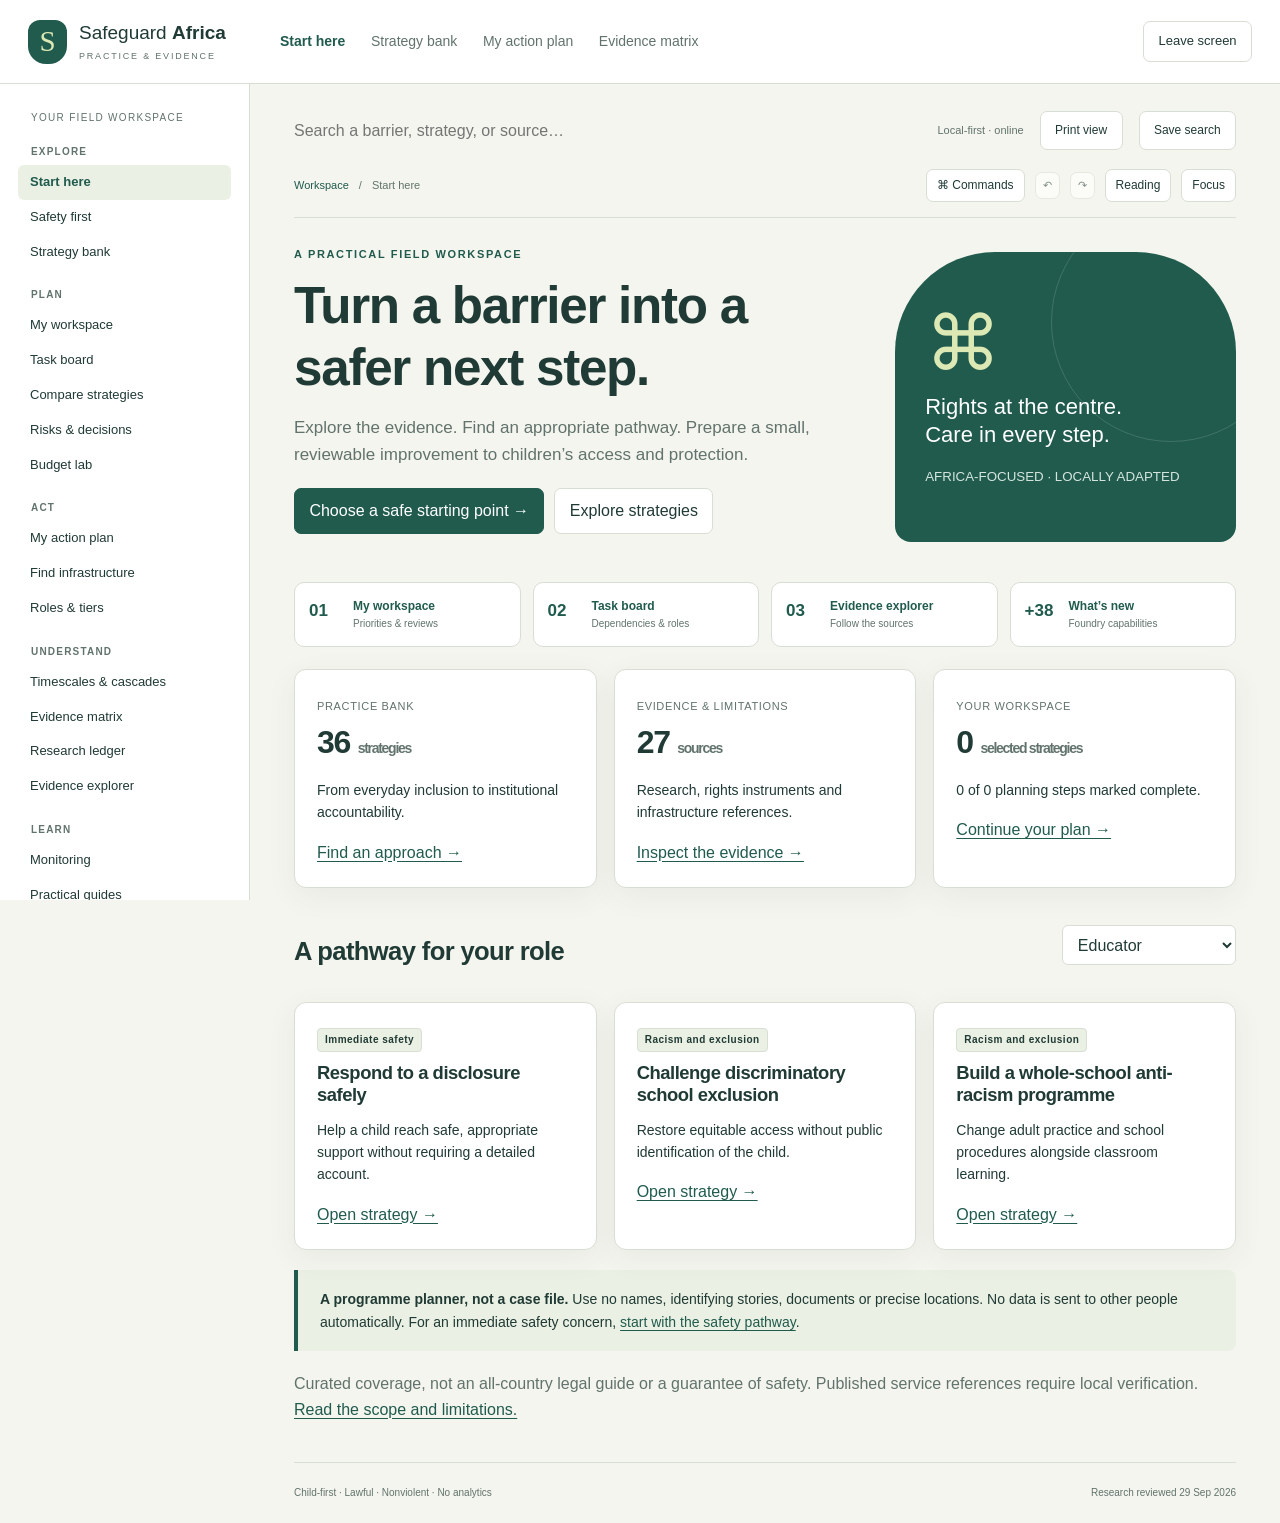
<file: index.html>
<!doctype html>
<html lang="en"><head><meta charset="utf-8"><meta name="viewport" content="width=device-width,initial-scale=1"><meta name="theme-color" content="#173f39"><meta name="description" content="A child-first Africa-focused programme planner, evidence bank and practical safeguarding guide. Offline-capable, no analytics."><meta name="referrer" content="no-referrer"><title>Safeguard Africa · Practice & evidence</title><link rel="icon" href="assets/icon.svg" type="image/svg+xml"><link rel="manifest" href="manifest.webmanifest"><link rel="stylesheet" href="assets/style.css"><script defer src="data/catalog.js"></script><script defer src="modules/workspace-core.js"></script><script defer src="modules/core.js"></script><script defer src="modules/routes.js"></script><script defer src="modules/storage.js"></script><script defer src="modules/optional.js"></script><script defer src="modules/app.js"></script><link rel="stylesheet" href="assets/enhancements.css"><script defer src="modules/enhancements.js"></script></head>
<body><a class="skip" href="#main">Skip to content</a><header class="top"><a href="#home" class="brand"><span class="brandmark" aria-hidden="true">S</span><span>Safeguard <strong>Africa</strong><small>PRACTICE & EVIDENCE</small></span></a><button id="menu" class="mobile" aria-expanded="false" aria-controls="sidebar">Menu</button><nav id="topnav" aria-label="Quick navigation"></nav><button id="exit" title="Replaces this screen; does not erase browser history or saved data">Leave screen</button></header>
<div class="layout"><aside id="sidebar"><div class="aside-caption">YOUR FIELD WORKSPACE</div><nav id="sidenav" aria-label="All sections"></nav><div class="aside-foot"><span class="dot"></span> Core tools work offline<small id="storage-status">Checking local storage…</small></div></aside><div class="workspace"><div class="utility"><label for="search" class="sr-only">Search strategies, evidence, infrastructure and guides</label><input id="search" type="search" placeholder="Search a barrier, strategy, or source…" autocomplete="off"><span id="connection">Local-first</span><button id="print">Print view</button></div><div id="notice" role="status" aria-live="polite"></div><main id="main" tabindex="-1"><h1>Safeguard Africa</h1><p>Loading the local practice bank…</p><p>If this message remains, open <a href="docs/handbook.html">the printable handbook</a> and see <a href="README.md">deployment instructions</a>.</p></main><footer>Child-first · Lawful · Nonviolent · No analytics <span>Research reviewed 29 Sep 2026</span></footer></div></div>
<div id="splash" class="splash" aria-hidden="true"><div><span class="eyebrow">SAFEGUARD AFRICA</span><p>Small steps.<br><strong>Stronger protection.</strong></p><a href="#home">Continue to workspace</a></div></div>
<noscript><style>#splash{display:none}</style><div class="noscript">JavaScript is disabled. Read the full <a href="docs/handbook.html">offline handbook</a>. Interactive planning needs JavaScript.</div></noscript>
<dialog id="modal"><div id="modalbody"></div><form method="dialog"><button>Cancel / close</button></form></dialog>
</body></html>
</file>
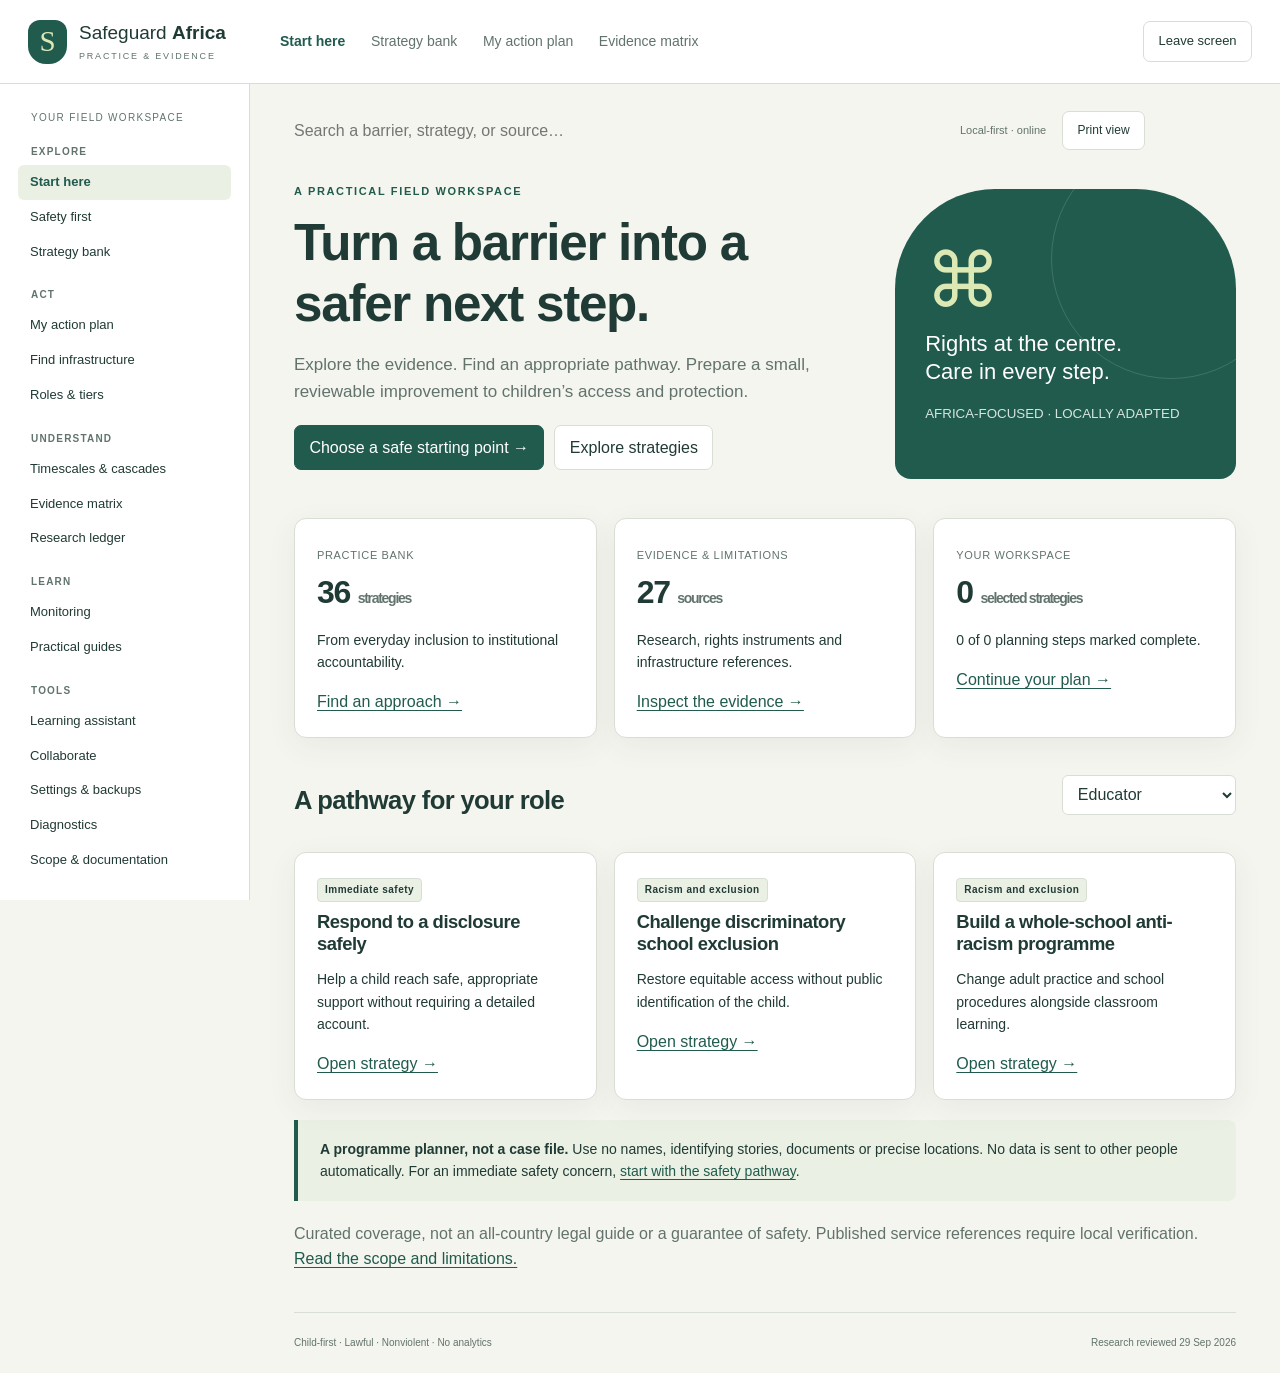
<file: v1/index.html>
<!doctype html>
<html lang="en"><head><meta charset="utf-8"><meta name="viewport" content="width=device-width,initial-scale=1"><meta name="theme-color" content="#173f39"><meta name="description" content="A child-first Africa-focused programme planner, evidence bank and practical safeguarding guide. Offline-capable, no analytics."><meta name="referrer" content="no-referrer"><title>Safeguard Africa · Practice & evidence</title><link rel="icon" href="assets/icon.svg" type="image/svg+xml"><link rel="manifest" href="manifest.webmanifest"><link rel="stylesheet" href="assets/style.css"><script defer src="data/catalog.js"></script><script defer src="modules/core.js"></script><script defer src="modules/routes.js"></script><script defer src="modules/storage.js"></script><script defer src="modules/optional.js"></script><script defer src="modules/app.js"></script></head>
<body><a class="skip" href="#main">Skip to content</a><header class="top"><a href="#home" class="brand"><span class="brandmark" aria-hidden="true">S</span><span>Safeguard <strong>Africa</strong><small>PRACTICE & EVIDENCE</small></span></a><button id="menu" class="mobile" aria-expanded="false" aria-controls="sidebar">Menu</button><nav id="topnav" aria-label="Quick navigation"></nav><button id="exit" title="Replaces this screen; does not erase browser history or saved data">Leave screen</button></header>
<div class="layout"><aside id="sidebar"><div class="aside-caption">YOUR FIELD WORKSPACE</div><nav id="sidenav" aria-label="All sections"></nav><div class="aside-foot"><span class="dot"></span> Core tools work offline<small id="storage-status">Checking local storage…</small></div></aside><div class="workspace"><div class="utility"><label for="search" class="sr-only">Search strategies, evidence, infrastructure and guides</label><input id="search" type="search" placeholder="Search a barrier, strategy, or source…" autocomplete="off"><span id="connection">Local-first</span><button id="print">Print view</button></div><div id="notice" role="status" aria-live="polite"></div><main id="main" tabindex="-1"><h1>Safeguard Africa</h1><p>Loading the local practice bank…</p><p>If this message remains, open <a href="docs/handbook.html">the printable handbook</a> and see <a href="README.md">deployment instructions</a>.</p></main><footer>Child-first · Lawful · Nonviolent · No analytics <span>Research reviewed 29 Sep 2026</span></footer></div></div>
<div id="splash" class="splash" aria-hidden="true"><div><span class="eyebrow">SAFEGUARD AFRICA</span><p>Small steps.<br><strong>Stronger protection.</strong></p><a href="#home">Continue to workspace</a></div></div>
<noscript><style>#splash{display:none}</style><div class="noscript">JavaScript is disabled. Read the full <a href="docs/handbook.html">offline handbook</a>. Interactive planning needs JavaScript.</div></noscript>
<dialog id="modal"><div id="modalbody"></div><form method="dialog"><button>Cancel / close</button></form></dialog>
</body></html>
</file>
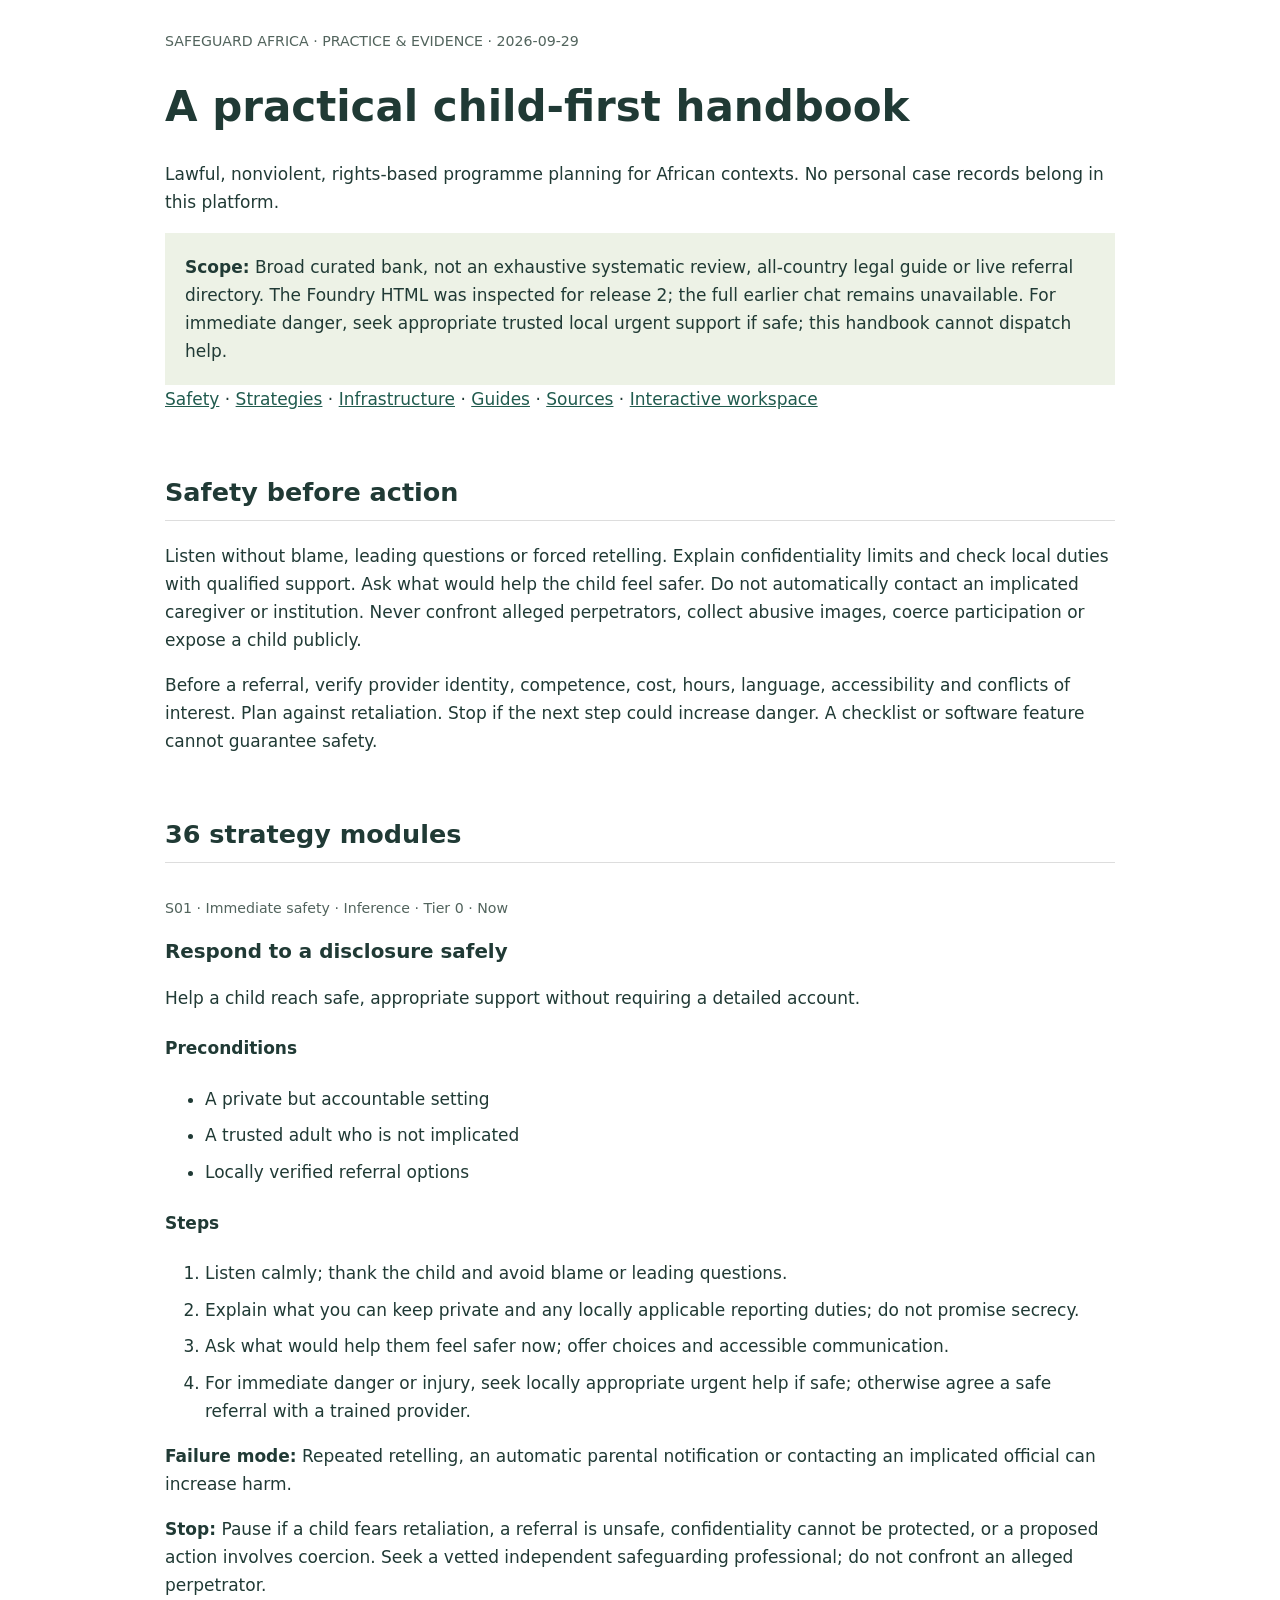
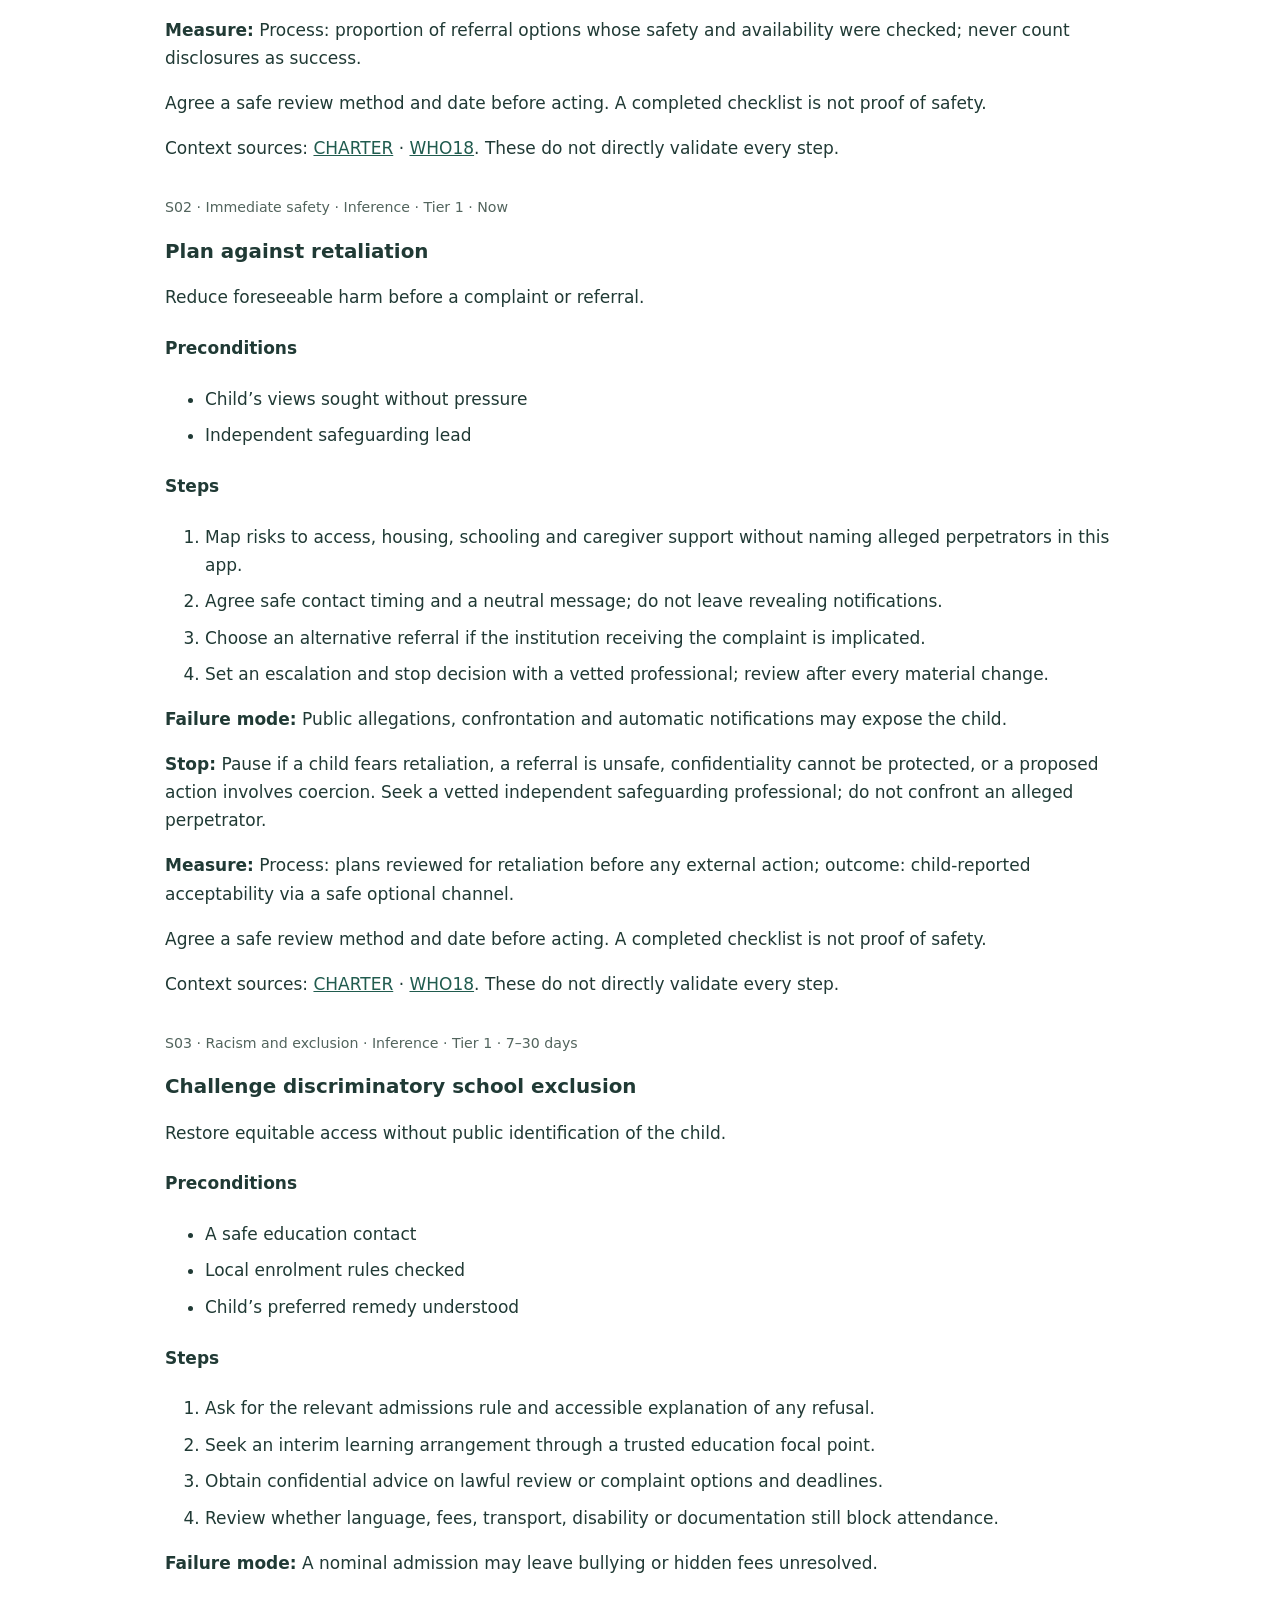
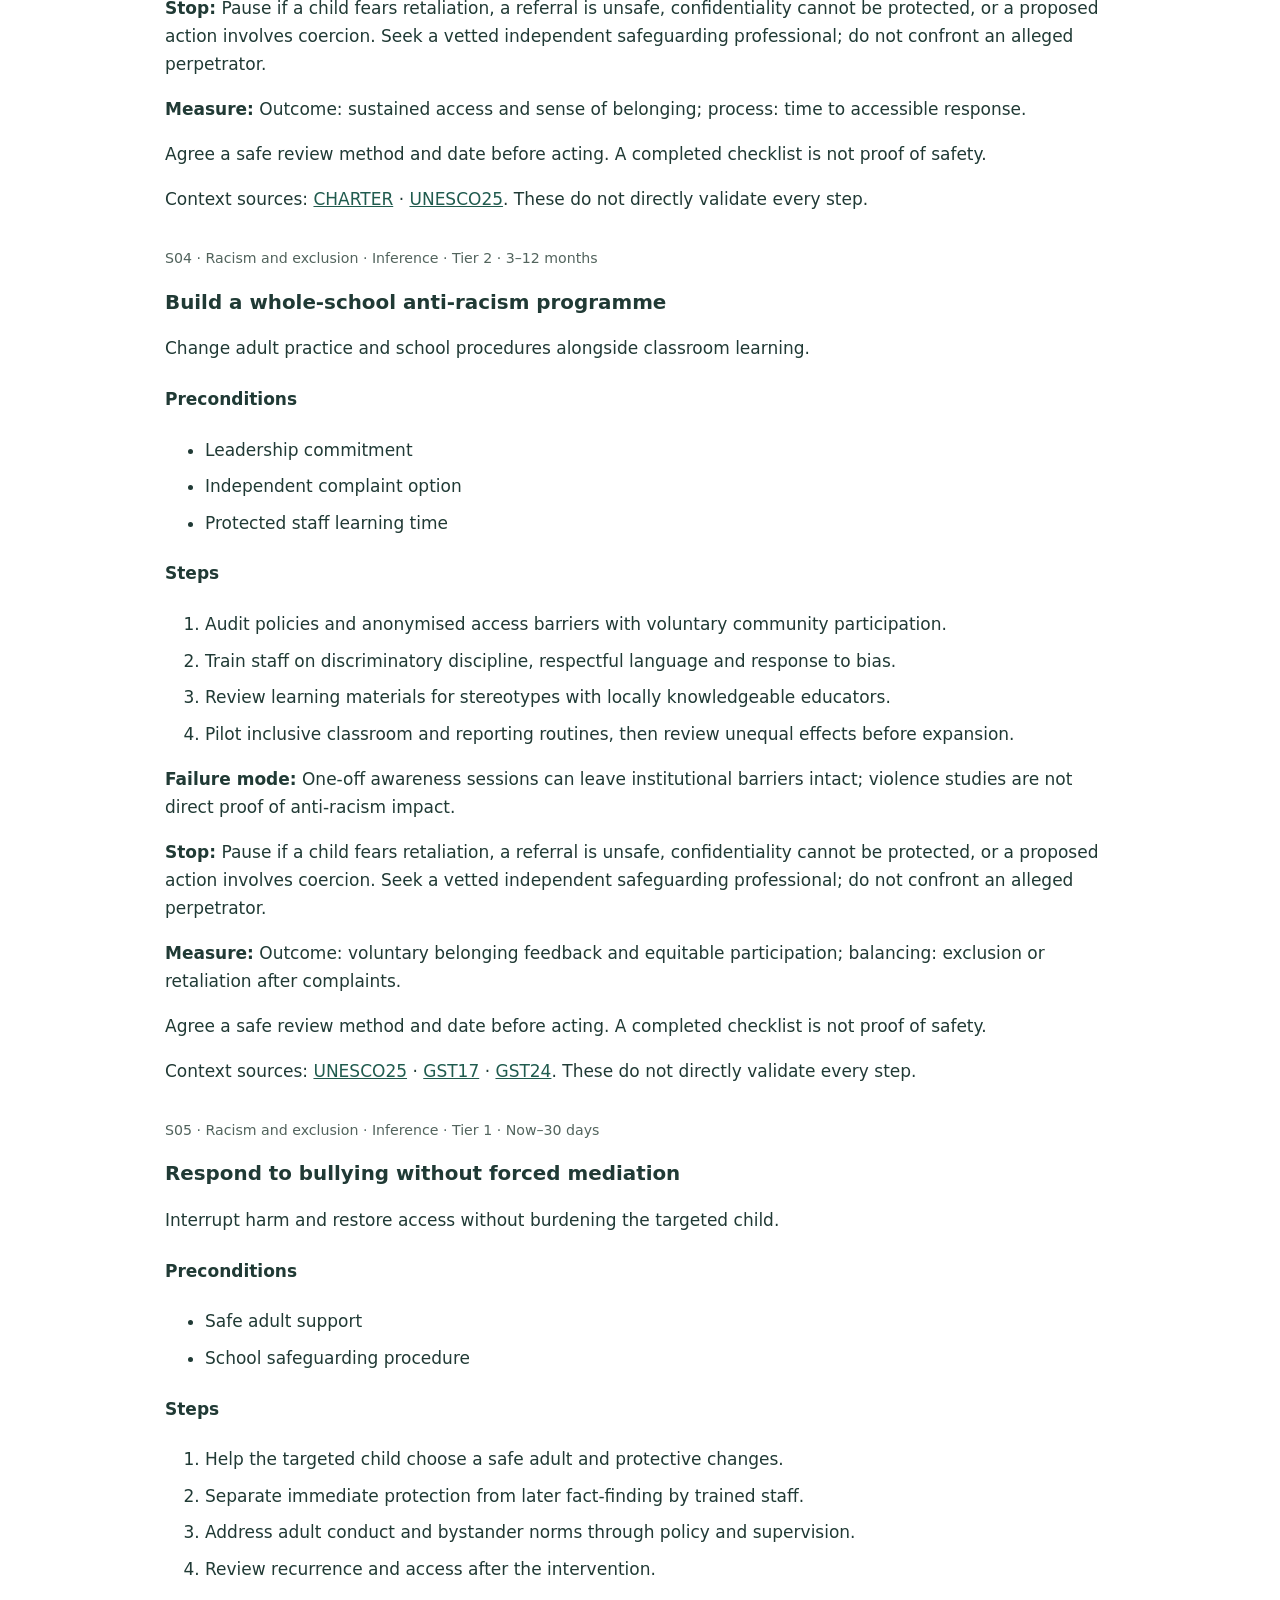
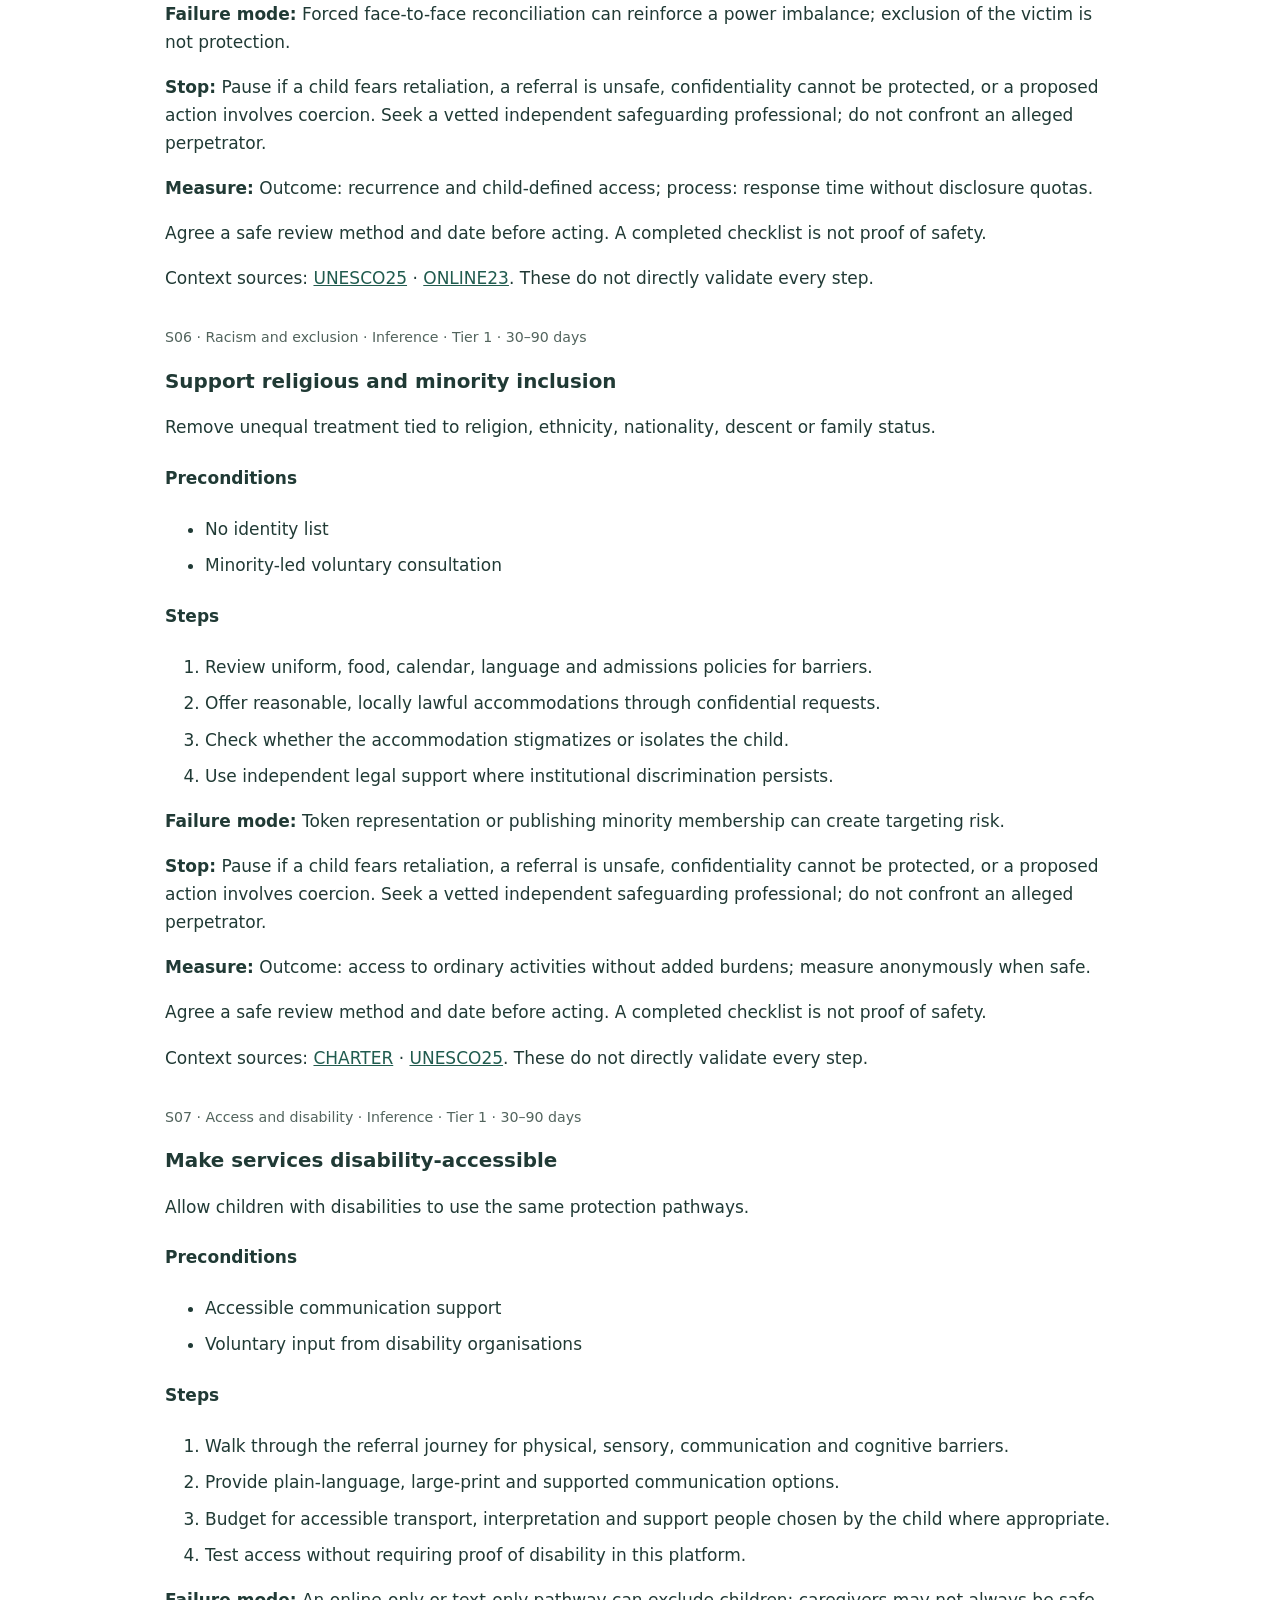
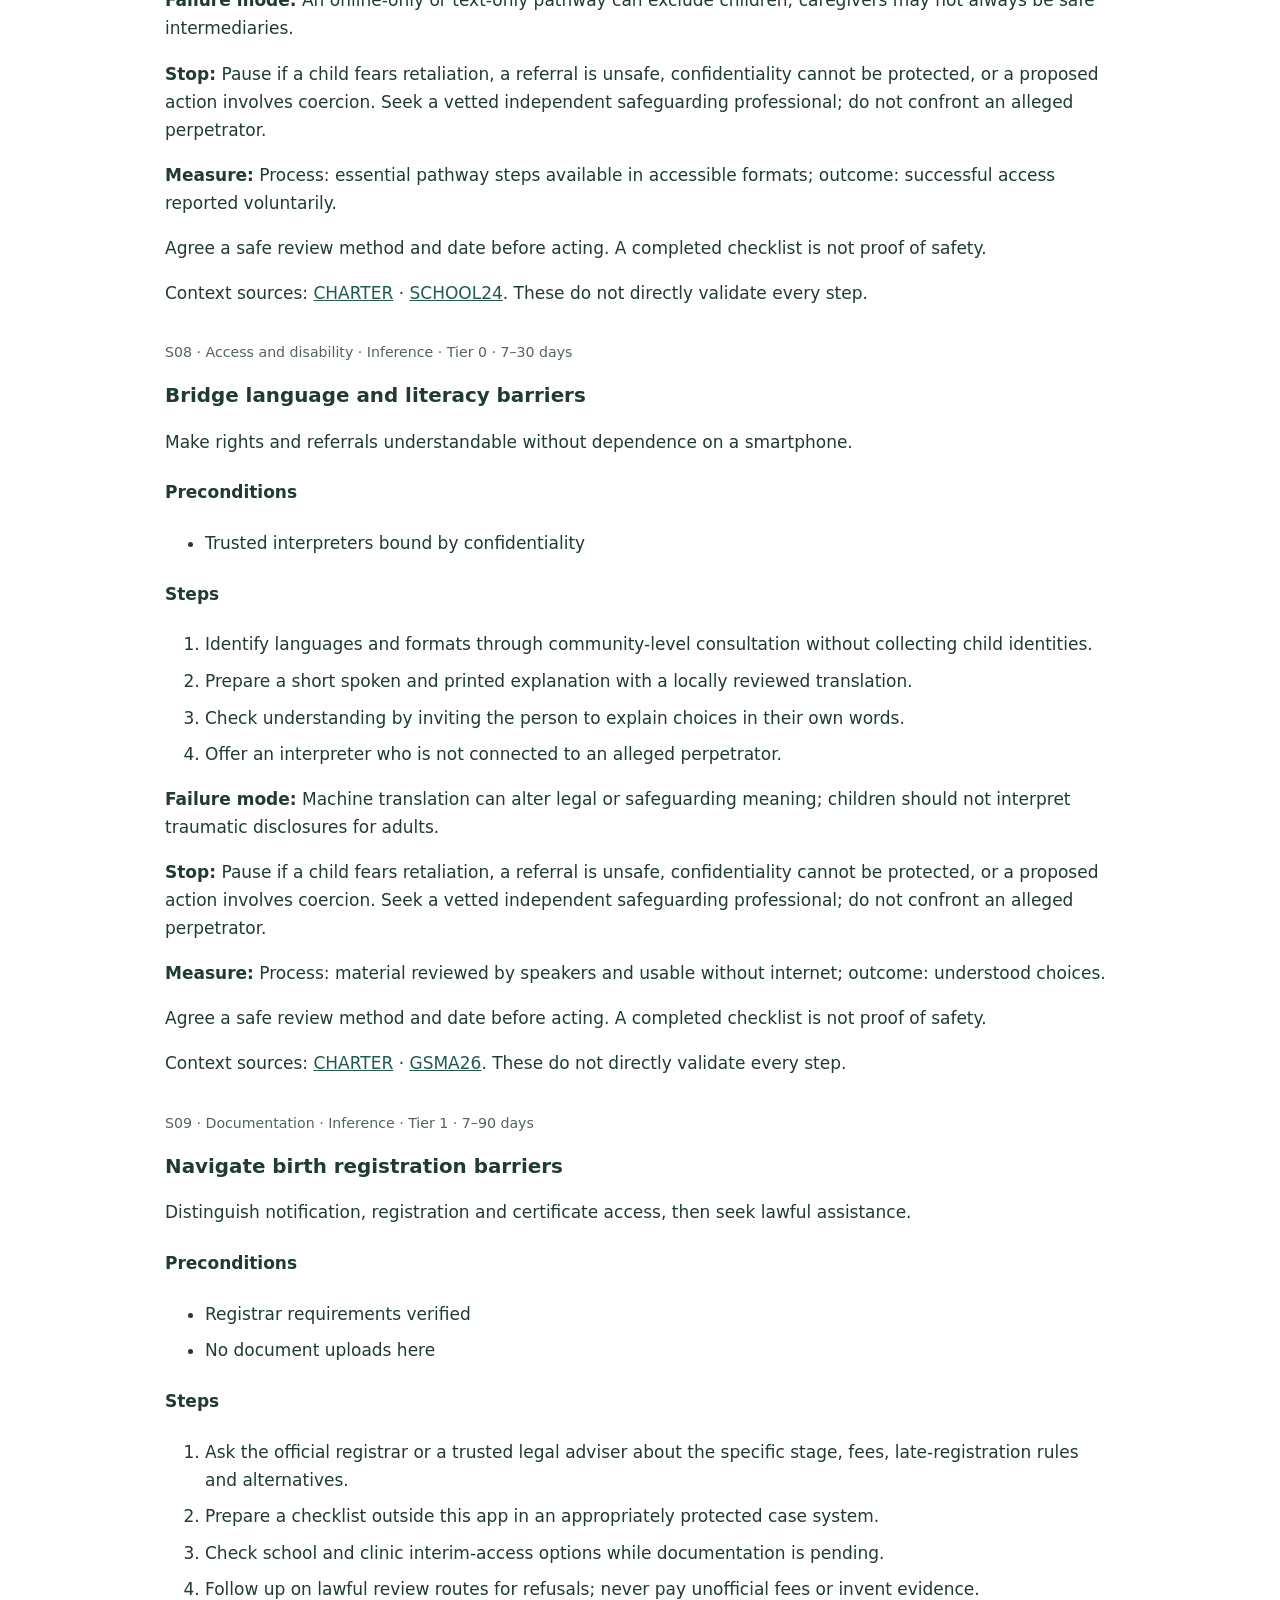
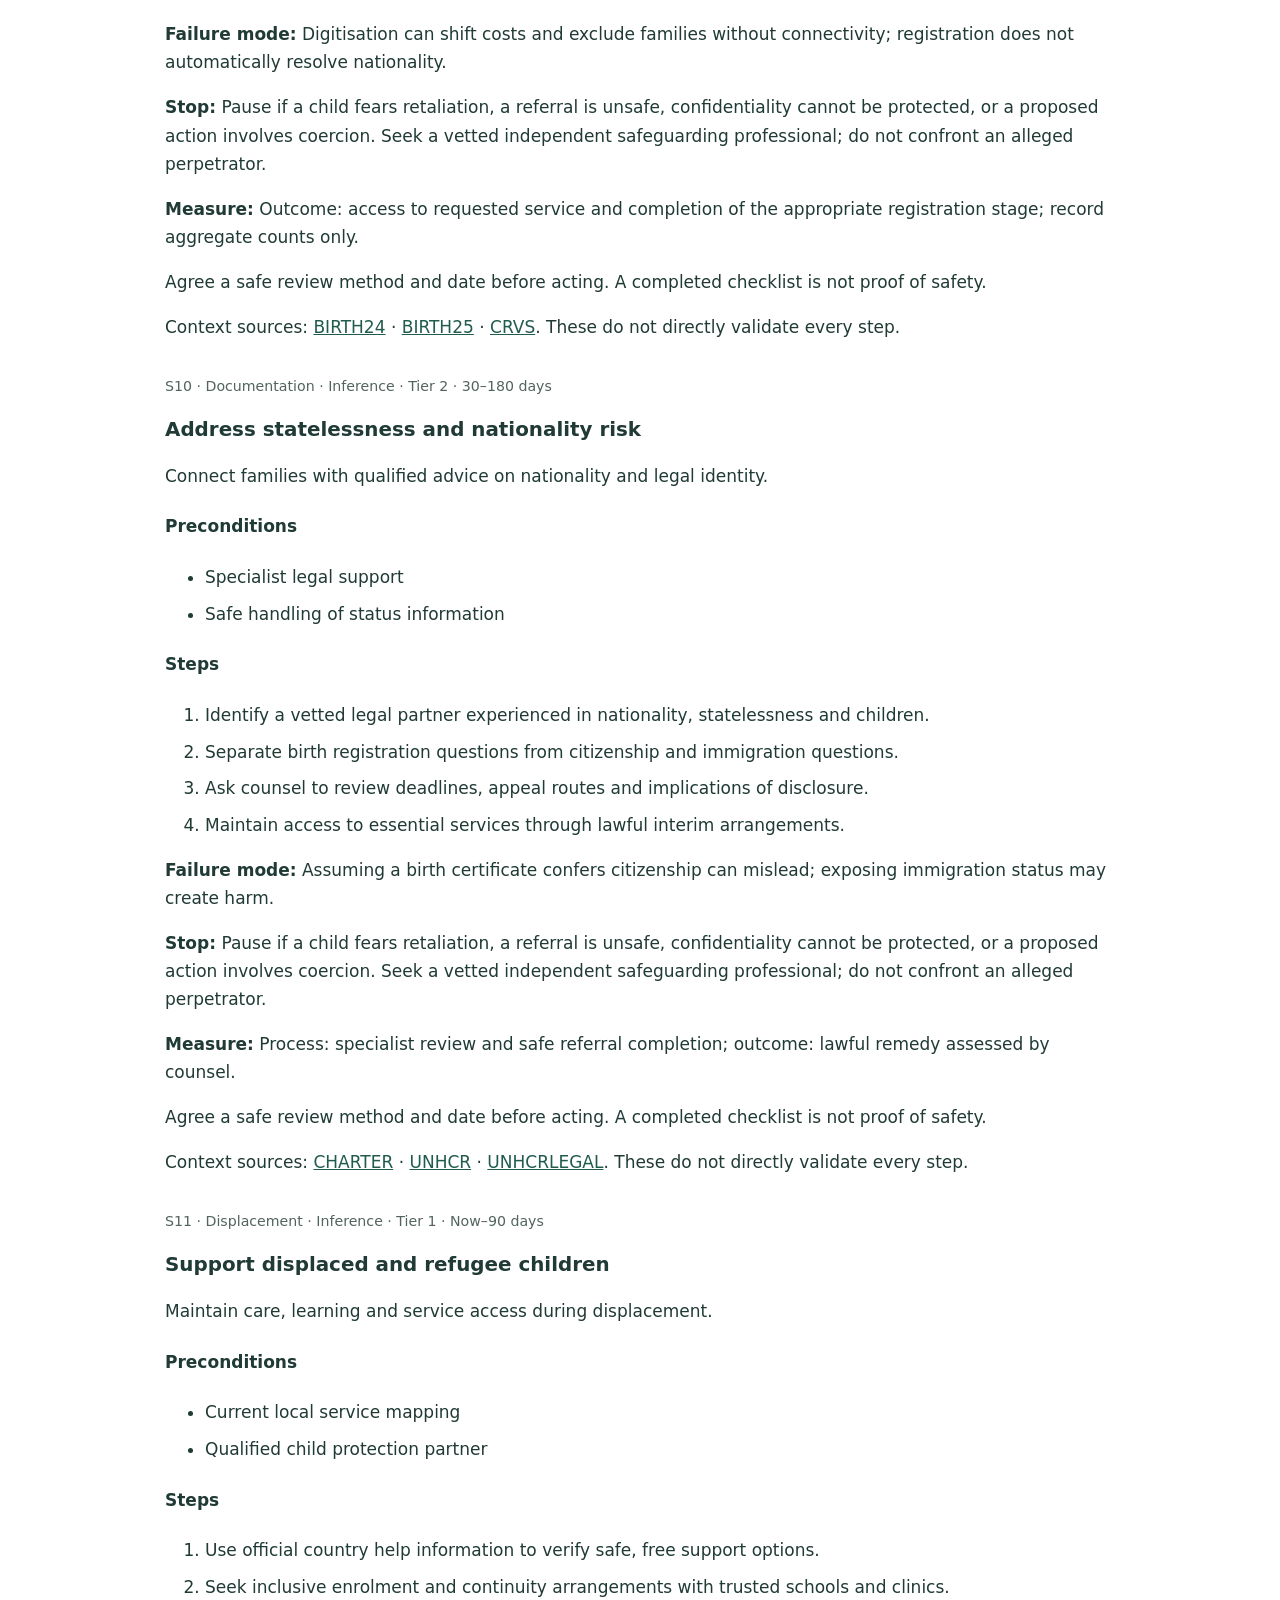
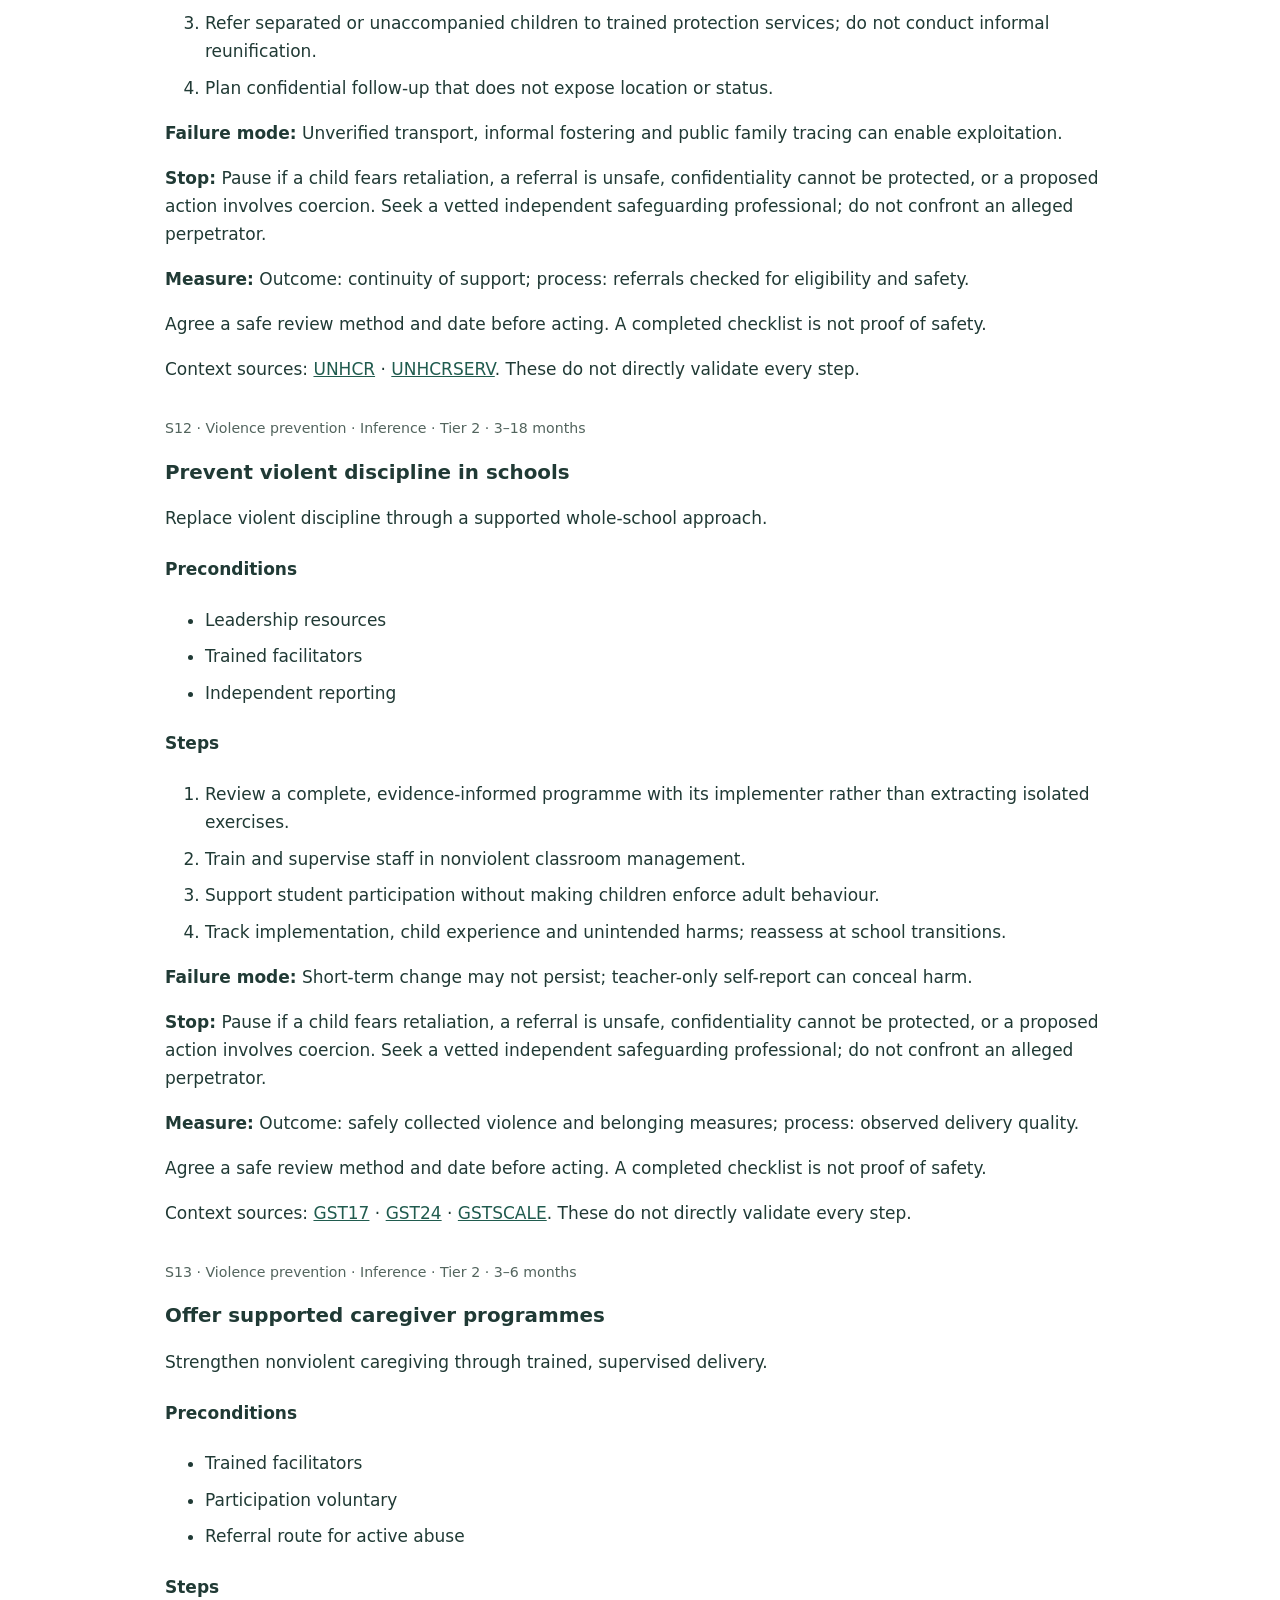
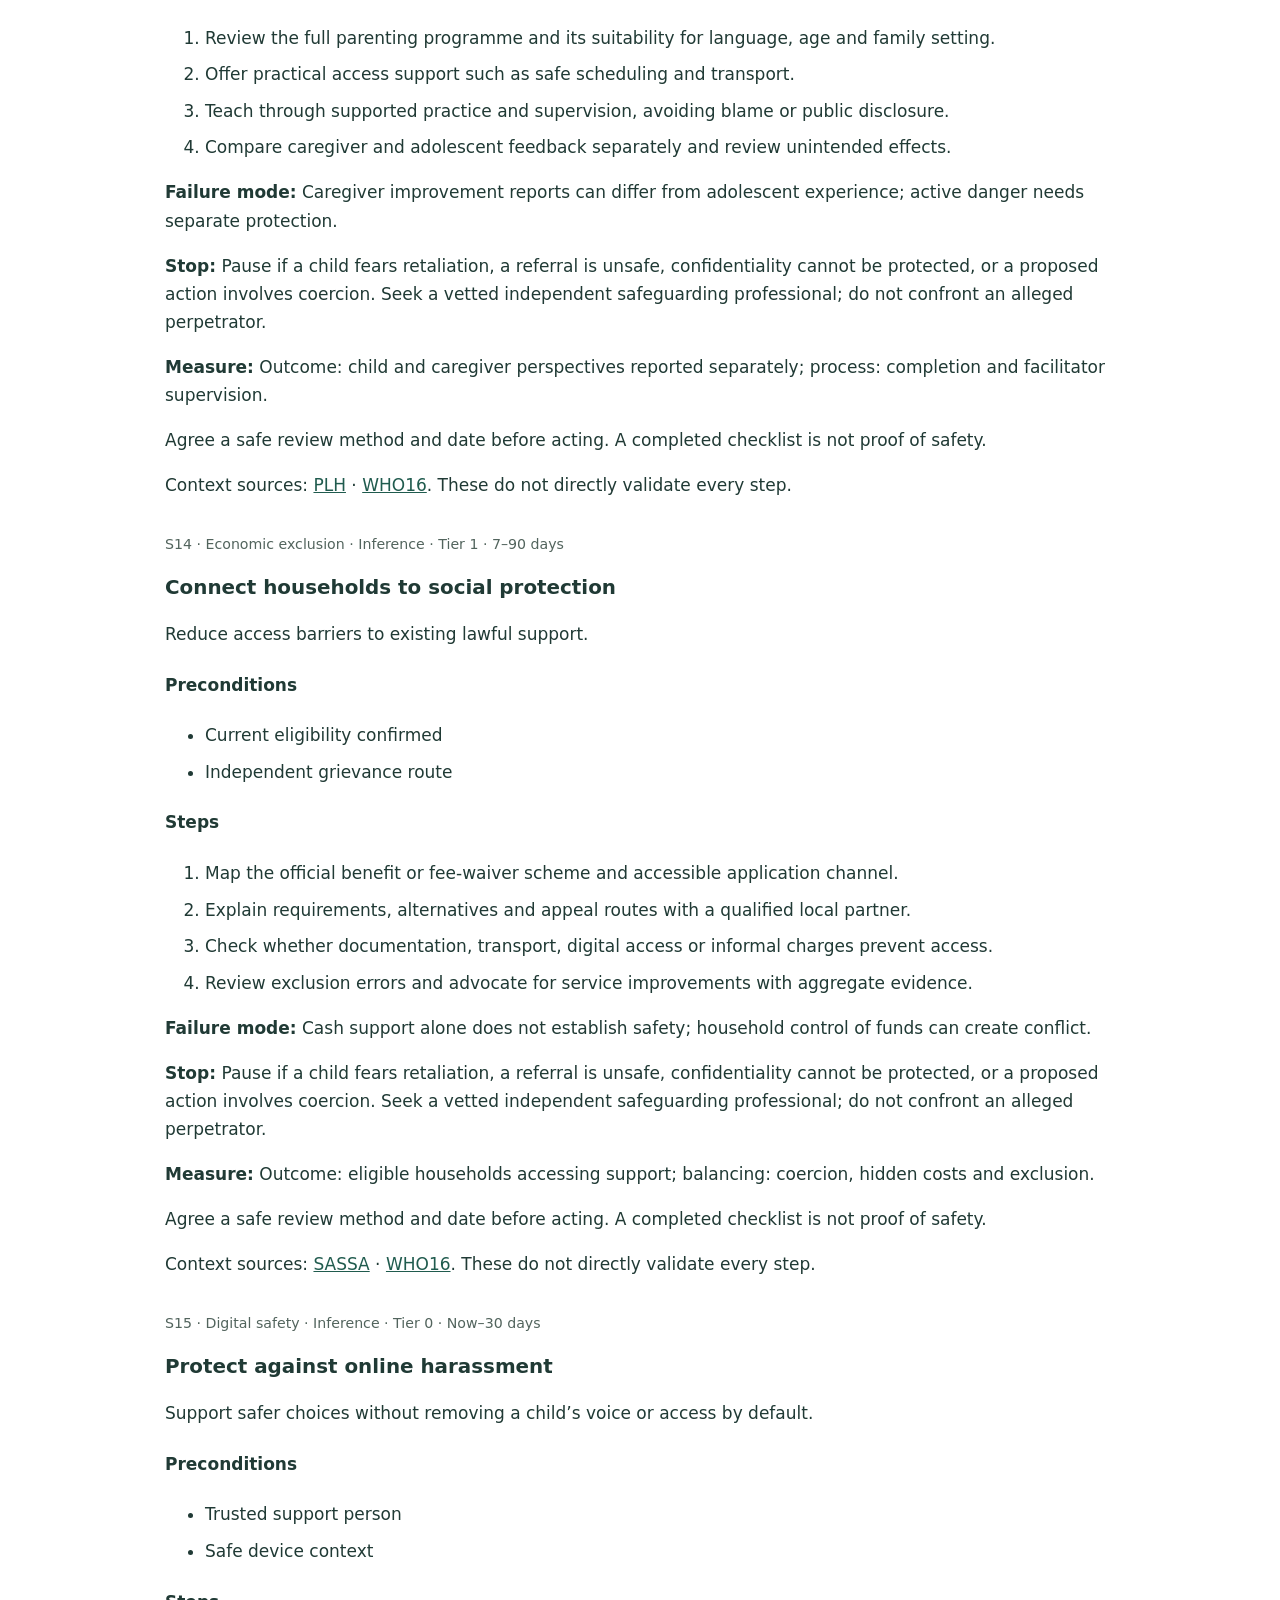
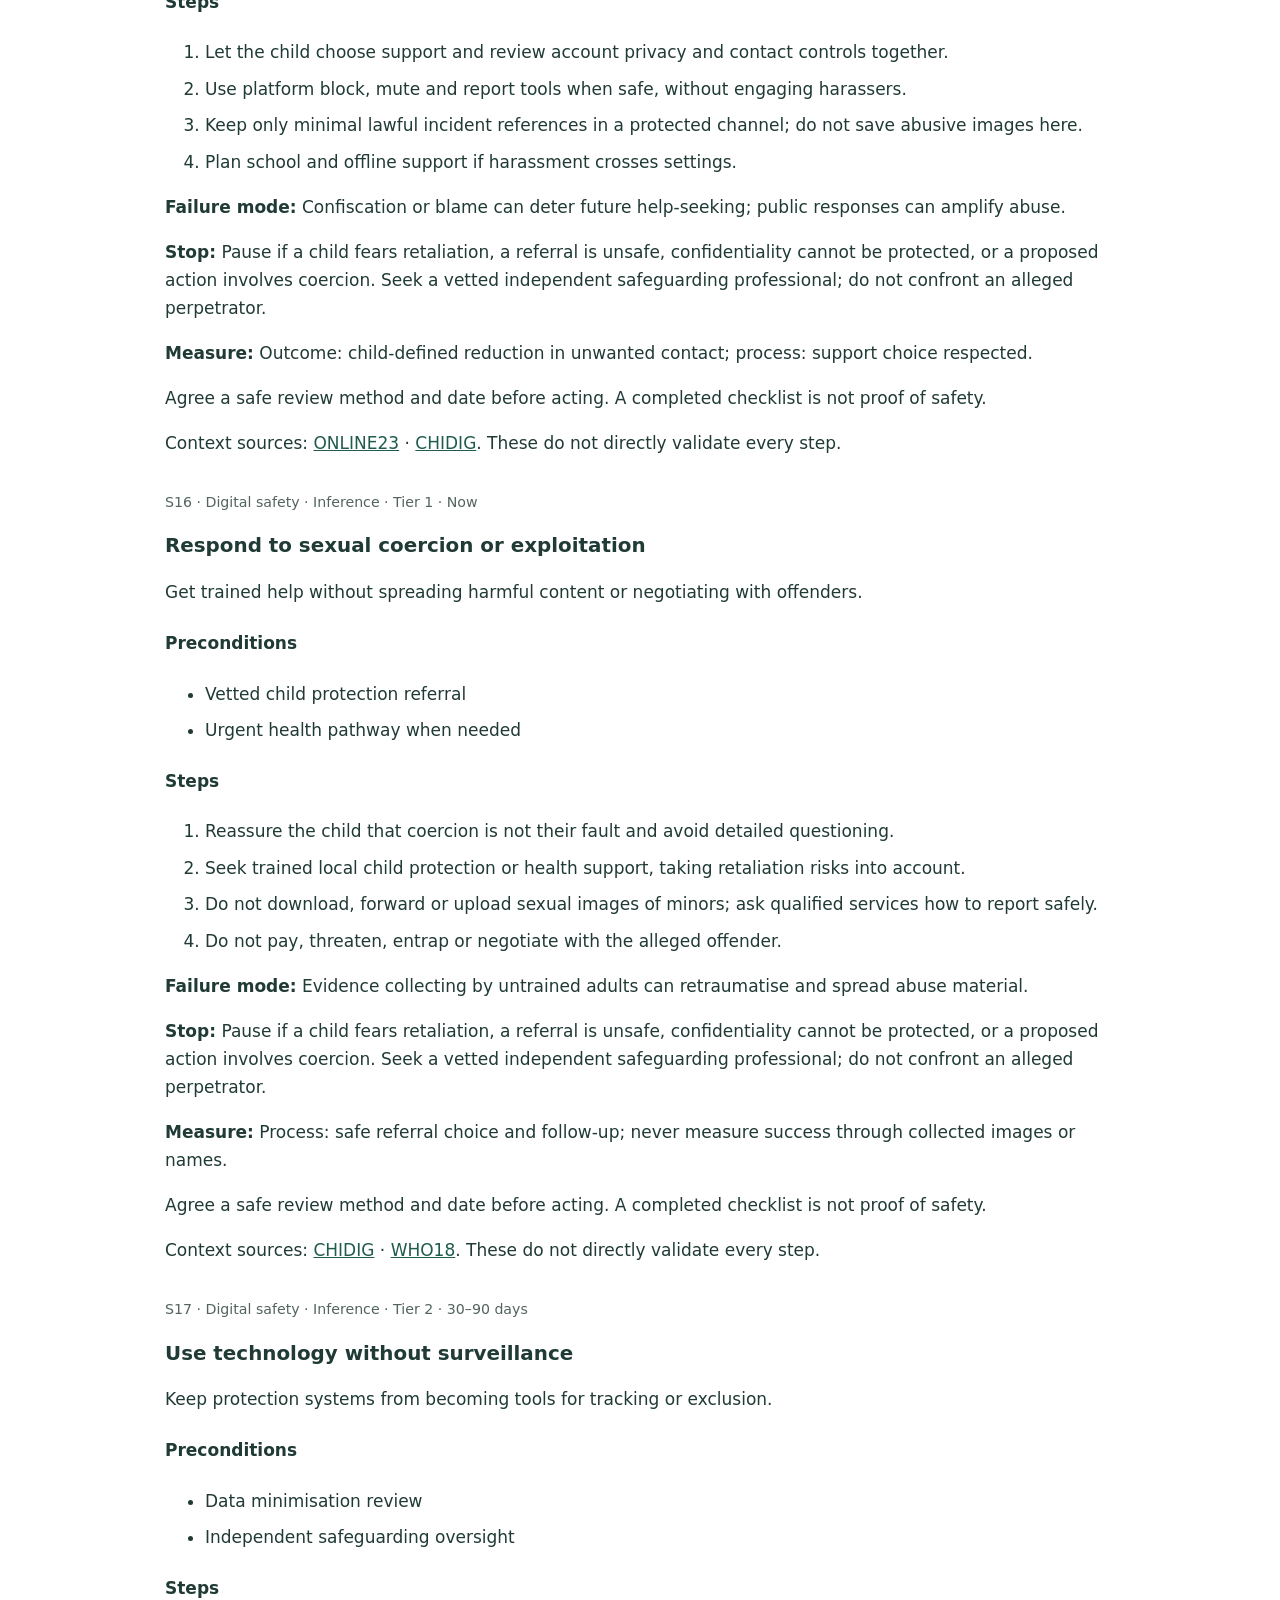
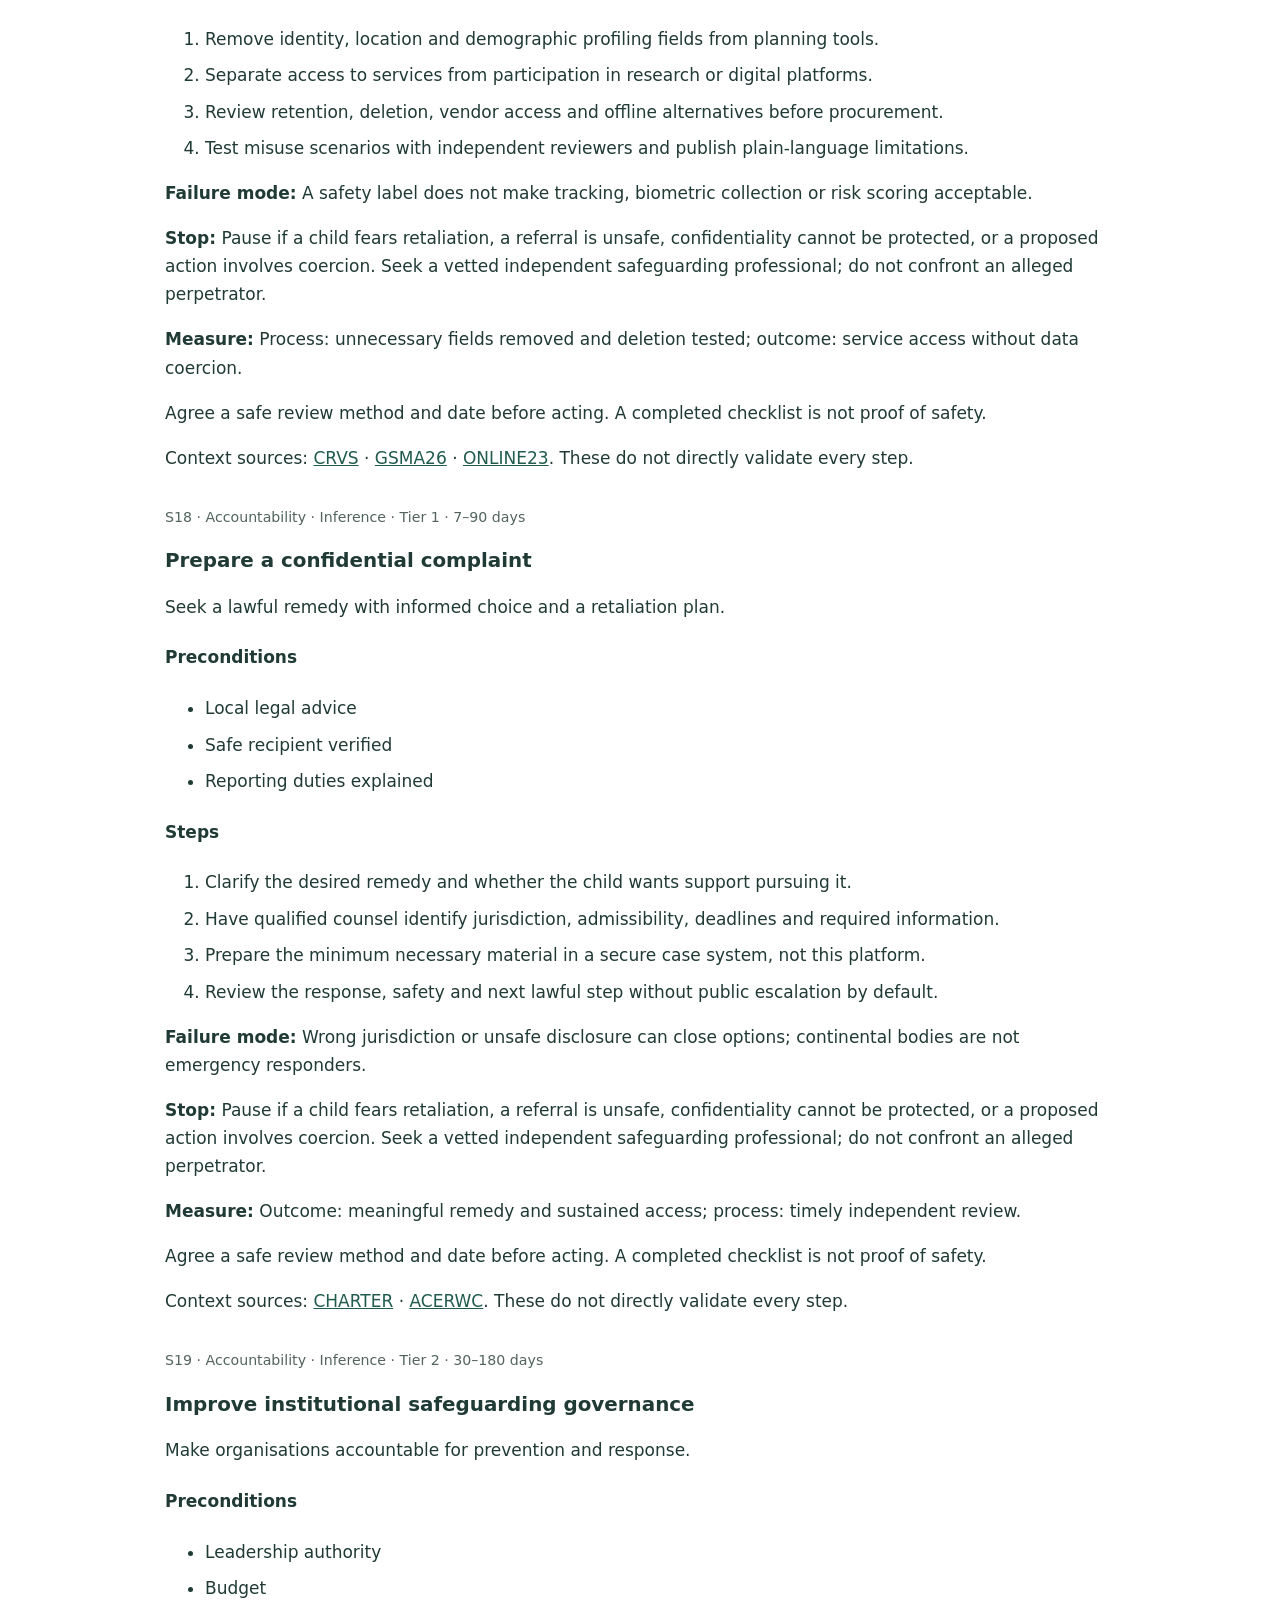
<file: docs/handbook.html>
<!doctype html><html lang="en"><head><meta charset="utf-8"><meta name="viewport" content="width=device-width,initial-scale=1"><title>Safeguard Africa — printable handbook</title><style>body{font:17px/1.65 system-ui,sans-serif;color:#203a35;max-width:950px;padding:30px;margin:auto}h1,h2,h3{line-height:1.2}h1{font-size:42px}h2{margin-top:2.5em;border-bottom:1px solid #ddd;padding-bottom:12px}article{margin:2em 0}a{color:#205b4e}small{display:block;color:#52645d}.notice{padding:20px;background:#edf2e6}li{margin:.5em 0}@media print{body{font-size:10pt;padding:0}h1{font-size:24pt}article{break-inside:auto}h2,h3{break-after:avoid}a[href^=https]:after{content:' (' attr(href) ')';font-size:8pt;overflow-wrap:anywhere}}</style></head><body><small>SAFEGUARD AFRICA · PRACTICE & EVIDENCE · 2026-09-29</small><h1>A practical child-first handbook</h1><p>Lawful, nonviolent, rights-based programme planning for African contexts. No personal case records belong in this platform.</p><div class="notice"><strong>Scope:</strong> Broad curated bank, not an exhaustive systematic review, all-country legal guide or live referral directory. The Foundry HTML was inspected for release 2; the full earlier chat remains unavailable. For immediate danger, seek appropriate trusted local urgent support if safe; this handbook cannot dispatch help.</div><nav><a href="#safety">Safety</a> · <a href="#strategies">Strategies</a> · <a href="#infrastructure">Infrastructure</a> · <a href="#guides">Guides</a> · <a href="#sources">Sources</a> · <a href="../index.html">Interactive workspace</a></nav><h2 id="safety">Safety before action</h2><p>Listen without blame, leading questions or forced retelling. Explain confidentiality limits and check local duties with qualified support. Ask what would help the child feel safer. Do not automatically contact an implicated caregiver or institution. Never confront alleged perpetrators, collect abusive images, coerce participation or expose a child publicly.</p><p>Before a referral, verify provider identity, competence, cost, hours, language, accessibility and conflicts of interest. Plan against retaliation. Stop if the next step could increase danger. A checklist or software feature cannot guarantee safety.</p><h2 id="strategies">36 strategy modules</h2><article id="S01"><small>S01 · Immediate safety · Inference · Tier 0 · Now</small><h3>Respond to a disclosure safely</h3><p>Help a child reach safe, appropriate support without requiring a detailed account.</p><h4>Preconditions</h4><ul><li>A private but accountable setting</li><li>A trusted adult who is not implicated</li><li>Locally verified referral options</li></ul><h4>Steps</h4><ol><li>Listen calmly; thank the child and avoid blame or leading questions.</li><li>Explain what you can keep private and any locally applicable reporting duties; do not promise secrecy.</li><li>Ask what would help them feel safer now; offer choices and accessible communication.</li><li>For immediate danger or injury, seek locally appropriate urgent help if safe; otherwise agree a safe referral with a trained provider.</li></ol><p><strong>Failure mode:</strong> Repeated retelling, an automatic parental notification or contacting an implicated official can increase harm.</p><p><strong>Stop:</strong> Pause if a child fears retaliation, a referral is unsafe, confidentiality cannot be protected, or a proposed action involves coercion. Seek a vetted independent safeguarding professional; do not confront an alleged perpetrator.</p><p><strong>Measure:</strong> Process: proportion of referral options whose safety and availability were checked; never count disclosures as success.</p><p>Agree a safe review method and date before acting. A completed checklist is not proof of safety.</p><p>Context sources: <a href="#CHARTER">CHARTER</a> · <a href="#WHO18">WHO18</a>. These do not directly validate every step.</p></article><article id="S02"><small>S02 · Immediate safety · Inference · Tier 1 · Now</small><h3>Plan against retaliation</h3><p>Reduce foreseeable harm before a complaint or referral.</p><h4>Preconditions</h4><ul><li>Child’s views sought without pressure</li><li>Independent safeguarding lead</li></ul><h4>Steps</h4><ol><li>Map risks to access, housing, schooling and caregiver support without naming alleged perpetrators in this app.</li><li>Agree safe contact timing and a neutral message; do not leave revealing notifications.</li><li>Choose an alternative referral if the institution receiving the complaint is implicated.</li><li>Set an escalation and stop decision with a vetted professional; review after every material change.</li></ol><p><strong>Failure mode:</strong> Public allegations, confrontation and automatic notifications may expose the child.</p><p><strong>Stop:</strong> Pause if a child fears retaliation, a referral is unsafe, confidentiality cannot be protected, or a proposed action involves coercion. Seek a vetted independent safeguarding professional; do not confront an alleged perpetrator.</p><p><strong>Measure:</strong> Process: plans reviewed for retaliation before any external action; outcome: child-reported acceptability via a safe optional channel.</p><p>Agree a safe review method and date before acting. A completed checklist is not proof of safety.</p><p>Context sources: <a href="#CHARTER">CHARTER</a> · <a href="#WHO18">WHO18</a>. These do not directly validate every step.</p></article><article id="S03"><small>S03 · Racism and exclusion · Inference · Tier 1 · 7–30 days</small><h3>Challenge discriminatory school exclusion</h3><p>Restore equitable access without public identification of the child.</p><h4>Preconditions</h4><ul><li>A safe education contact</li><li>Local enrolment rules checked</li><li>Child’s preferred remedy understood</li></ul><h4>Steps</h4><ol><li>Ask for the relevant admissions rule and accessible explanation of any refusal.</li><li>Seek an interim learning arrangement through a trusted education focal point.</li><li>Obtain confidential advice on lawful review or complaint options and deadlines.</li><li>Review whether language, fees, transport, disability or documentation still block attendance.</li></ol><p><strong>Failure mode:</strong> A nominal admission may leave bullying or hidden fees unresolved.</p><p><strong>Stop:</strong> Pause if a child fears retaliation, a referral is unsafe, confidentiality cannot be protected, or a proposed action involves coercion. Seek a vetted independent safeguarding professional; do not confront an alleged perpetrator.</p><p><strong>Measure:</strong> Outcome: sustained access and sense of belonging; process: time to accessible response.</p><p>Agree a safe review method and date before acting. A completed checklist is not proof of safety.</p><p>Context sources: <a href="#CHARTER">CHARTER</a> · <a href="#UNESCO25">UNESCO25</a>. These do not directly validate every step.</p></article><article id="S04"><small>S04 · Racism and exclusion · Inference · Tier 2 · 3–12 months</small><h3>Build a whole-school anti-racism programme</h3><p>Change adult practice and school procedures alongside classroom learning.</p><h4>Preconditions</h4><ul><li>Leadership commitment</li><li>Independent complaint option</li><li>Protected staff learning time</li></ul><h4>Steps</h4><ol><li>Audit policies and anonymised access barriers with voluntary community participation.</li><li>Train staff on discriminatory discipline, respectful language and response to bias.</li><li>Review learning materials for stereotypes with locally knowledgeable educators.</li><li>Pilot inclusive classroom and reporting routines, then review unequal effects before expansion.</li></ol><p><strong>Failure mode:</strong> One-off awareness sessions can leave institutional barriers intact; violence studies are not direct proof of anti-racism impact.</p><p><strong>Stop:</strong> Pause if a child fears retaliation, a referral is unsafe, confidentiality cannot be protected, or a proposed action involves coercion. Seek a vetted independent safeguarding professional; do not confront an alleged perpetrator.</p><p><strong>Measure:</strong> Outcome: voluntary belonging feedback and equitable participation; balancing: exclusion or retaliation after complaints.</p><p>Agree a safe review method and date before acting. A completed checklist is not proof of safety.</p><p>Context sources: <a href="#UNESCO25">UNESCO25</a> · <a href="#GST17">GST17</a> · <a href="#GST24">GST24</a>. These do not directly validate every step.</p></article><article id="S05"><small>S05 · Racism and exclusion · Inference · Tier 1 · Now–30 days</small><h3>Respond to bullying without forced mediation</h3><p>Interrupt harm and restore access without burdening the targeted child.</p><h4>Preconditions</h4><ul><li>Safe adult support</li><li>School safeguarding procedure</li></ul><h4>Steps</h4><ol><li>Help the targeted child choose a safe adult and protective changes.</li><li>Separate immediate protection from later fact-finding by trained staff.</li><li>Address adult conduct and bystander norms through policy and supervision.</li><li>Review recurrence and access after the intervention.</li></ol><p><strong>Failure mode:</strong> Forced face-to-face reconciliation can reinforce a power imbalance; exclusion of the victim is not protection.</p><p><strong>Stop:</strong> Pause if a child fears retaliation, a referral is unsafe, confidentiality cannot be protected, or a proposed action involves coercion. Seek a vetted independent safeguarding professional; do not confront an alleged perpetrator.</p><p><strong>Measure:</strong> Outcome: recurrence and child-defined access; process: response time without disclosure quotas.</p><p>Agree a safe review method and date before acting. A completed checklist is not proof of safety.</p><p>Context sources: <a href="#UNESCO25">UNESCO25</a> · <a href="#ONLINE23">ONLINE23</a>. These do not directly validate every step.</p></article><article id="S06"><small>S06 · Racism and exclusion · Inference · Tier 1 · 30–90 days</small><h3>Support religious and minority inclusion</h3><p>Remove unequal treatment tied to religion, ethnicity, nationality, descent or family status.</p><h4>Preconditions</h4><ul><li>No identity list</li><li>Minority-led voluntary consultation</li></ul><h4>Steps</h4><ol><li>Review uniform, food, calendar, language and admissions policies for barriers.</li><li>Offer reasonable, locally lawful accommodations through confidential requests.</li><li>Check whether the accommodation stigmatizes or isolates the child.</li><li>Use independent legal support where institutional discrimination persists.</li></ol><p><strong>Failure mode:</strong> Token representation or publishing minority membership can create targeting risk.</p><p><strong>Stop:</strong> Pause if a child fears retaliation, a referral is unsafe, confidentiality cannot be protected, or a proposed action involves coercion. Seek a vetted independent safeguarding professional; do not confront an alleged perpetrator.</p><p><strong>Measure:</strong> Outcome: access to ordinary activities without added burdens; measure anonymously when safe.</p><p>Agree a safe review method and date before acting. A completed checklist is not proof of safety.</p><p>Context sources: <a href="#CHARTER">CHARTER</a> · <a href="#UNESCO25">UNESCO25</a>. These do not directly validate every step.</p></article><article id="S07"><small>S07 · Access and disability · Inference · Tier 1 · 30–90 days</small><h3>Make services disability-accessible</h3><p>Allow children with disabilities to use the same protection pathways.</p><h4>Preconditions</h4><ul><li>Accessible communication support</li><li>Voluntary input from disability organisations</li></ul><h4>Steps</h4><ol><li>Walk through the referral journey for physical, sensory, communication and cognitive barriers.</li><li>Provide plain-language, large-print and supported communication options.</li><li>Budget for accessible transport, interpretation and support people chosen by the child where appropriate.</li><li>Test access without requiring proof of disability in this platform.</li></ol><p><strong>Failure mode:</strong> An online-only or text-only pathway can exclude children; caregivers may not always be safe intermediaries.</p><p><strong>Stop:</strong> Pause if a child fears retaliation, a referral is unsafe, confidentiality cannot be protected, or a proposed action involves coercion. Seek a vetted independent safeguarding professional; do not confront an alleged perpetrator.</p><p><strong>Measure:</strong> Process: essential pathway steps available in accessible formats; outcome: successful access reported voluntarily.</p><p>Agree a safe review method and date before acting. A completed checklist is not proof of safety.</p><p>Context sources: <a href="#CHARTER">CHARTER</a> · <a href="#SCHOOL24">SCHOOL24</a>. These do not directly validate every step.</p></article><article id="S08"><small>S08 · Access and disability · Inference · Tier 0 · 7–30 days</small><h3>Bridge language and literacy barriers</h3><p>Make rights and referrals understandable without dependence on a smartphone.</p><h4>Preconditions</h4><ul><li>Trusted interpreters bound by confidentiality</li></ul><h4>Steps</h4><ol><li>Identify languages and formats through community-level consultation without collecting child identities.</li><li>Prepare a short spoken and printed explanation with a locally reviewed translation.</li><li>Check understanding by inviting the person to explain choices in their own words.</li><li>Offer an interpreter who is not connected to an alleged perpetrator.</li></ol><p><strong>Failure mode:</strong> Machine translation can alter legal or safeguarding meaning; children should not interpret traumatic disclosures for adults.</p><p><strong>Stop:</strong> Pause if a child fears retaliation, a referral is unsafe, confidentiality cannot be protected, or a proposed action involves coercion. Seek a vetted independent safeguarding professional; do not confront an alleged perpetrator.</p><p><strong>Measure:</strong> Process: material reviewed by speakers and usable without internet; outcome: understood choices.</p><p>Agree a safe review method and date before acting. A completed checklist is not proof of safety.</p><p>Context sources: <a href="#CHARTER">CHARTER</a> · <a href="#GSMA26">GSMA26</a>. These do not directly validate every step.</p></article><article id="S09"><small>S09 · Documentation · Inference · Tier 1 · 7–90 days</small><h3>Navigate birth registration barriers</h3><p>Distinguish notification, registration and certificate access, then seek lawful assistance.</p><h4>Preconditions</h4><ul><li>Registrar requirements verified</li><li>No document uploads here</li></ul><h4>Steps</h4><ol><li>Ask the official registrar or a trusted legal adviser about the specific stage, fees, late-registration rules and alternatives.</li><li>Prepare a checklist outside this app in an appropriately protected case system.</li><li>Check school and clinic interim-access options while documentation is pending.</li><li>Follow up on lawful review routes for refusals; never pay unofficial fees or invent evidence.</li></ol><p><strong>Failure mode:</strong> Digitisation can shift costs and exclude families without connectivity; registration does not automatically resolve nationality.</p><p><strong>Stop:</strong> Pause if a child fears retaliation, a referral is unsafe, confidentiality cannot be protected, or a proposed action involves coercion. Seek a vetted independent safeguarding professional; do not confront an alleged perpetrator.</p><p><strong>Measure:</strong> Outcome: access to requested service and completion of the appropriate registration stage; record aggregate counts only.</p><p>Agree a safe review method and date before acting. A completed checklist is not proof of safety.</p><p>Context sources: <a href="#BIRTH24">BIRTH24</a> · <a href="#BIRTH25">BIRTH25</a> · <a href="#CRVS">CRVS</a>. These do not directly validate every step.</p></article><article id="S10"><small>S10 · Documentation · Inference · Tier 2 · 30–180 days</small><h3>Address statelessness and nationality risk</h3><p>Connect families with qualified advice on nationality and legal identity.</p><h4>Preconditions</h4><ul><li>Specialist legal support</li><li>Safe handling of status information</li></ul><h4>Steps</h4><ol><li>Identify a vetted legal partner experienced in nationality, statelessness and children.</li><li>Separate birth registration questions from citizenship and immigration questions.</li><li>Ask counsel to review deadlines, appeal routes and implications of disclosure.</li><li>Maintain access to essential services through lawful interim arrangements.</li></ol><p><strong>Failure mode:</strong> Assuming a birth certificate confers citizenship can mislead; exposing immigration status may create harm.</p><p><strong>Stop:</strong> Pause if a child fears retaliation, a referral is unsafe, confidentiality cannot be protected, or a proposed action involves coercion. Seek a vetted independent safeguarding professional; do not confront an alleged perpetrator.</p><p><strong>Measure:</strong> Process: specialist review and safe referral completion; outcome: lawful remedy assessed by counsel.</p><p>Agree a safe review method and date before acting. A completed checklist is not proof of safety.</p><p>Context sources: <a href="#CHARTER">CHARTER</a> · <a href="#UNHCR">UNHCR</a> · <a href="#UNHCRLEGAL">UNHCRLEGAL</a>. These do not directly validate every step.</p></article><article id="S11"><small>S11 · Displacement · Inference · Tier 1 · Now–90 days</small><h3>Support displaced and refugee children</h3><p>Maintain care, learning and service access during displacement.</p><h4>Preconditions</h4><ul><li>Current local service mapping</li><li>Qualified child protection partner</li></ul><h4>Steps</h4><ol><li>Use official country help information to verify safe, free support options.</li><li>Seek inclusive enrolment and continuity arrangements with trusted schools and clinics.</li><li>Refer separated or unaccompanied children to trained protection services; do not conduct informal reunification.</li><li>Plan confidential follow-up that does not expose location or status.</li></ol><p><strong>Failure mode:</strong> Unverified transport, informal fostering and public family tracing can enable exploitation.</p><p><strong>Stop:</strong> Pause if a child fears retaliation, a referral is unsafe, confidentiality cannot be protected, or a proposed action involves coercion. Seek a vetted independent safeguarding professional; do not confront an alleged perpetrator.</p><p><strong>Measure:</strong> Outcome: continuity of support; process: referrals checked for eligibility and safety.</p><p>Agree a safe review method and date before acting. A completed checklist is not proof of safety.</p><p>Context sources: <a href="#UNHCR">UNHCR</a> · <a href="#UNHCRSERV">UNHCRSERV</a>. These do not directly validate every step.</p></article><article id="S12"><small>S12 · Violence prevention · Inference · Tier 2 · 3–18 months</small><h3>Prevent violent discipline in schools</h3><p>Replace violent discipline through a supported whole-school approach.</p><h4>Preconditions</h4><ul><li>Leadership resources</li><li>Trained facilitators</li><li>Independent reporting</li></ul><h4>Steps</h4><ol><li>Review a complete, evidence-informed programme with its implementer rather than extracting isolated exercises.</li><li>Train and supervise staff in nonviolent classroom management.</li><li>Support student participation without making children enforce adult behaviour.</li><li>Track implementation, child experience and unintended harms; reassess at school transitions.</li></ol><p><strong>Failure mode:</strong> Short-term change may not persist; teacher-only self-report can conceal harm.</p><p><strong>Stop:</strong> Pause if a child fears retaliation, a referral is unsafe, confidentiality cannot be protected, or a proposed action involves coercion. Seek a vetted independent safeguarding professional; do not confront an alleged perpetrator.</p><p><strong>Measure:</strong> Outcome: safely collected violence and belonging measures; process: observed delivery quality.</p><p>Agree a safe review method and date before acting. A completed checklist is not proof of safety.</p><p>Context sources: <a href="#GST17">GST17</a> · <a href="#GST24">GST24</a> · <a href="#GSTSCALE">GSTSCALE</a>. These do not directly validate every step.</p></article><article id="S13"><small>S13 · Violence prevention · Inference · Tier 2 · 3–6 months</small><h3>Offer supported caregiver programmes</h3><p>Strengthen nonviolent caregiving through trained, supervised delivery.</p><h4>Preconditions</h4><ul><li>Trained facilitators</li><li>Participation voluntary</li><li>Referral route for active abuse</li></ul><h4>Steps</h4><ol><li>Review the full parenting programme and its suitability for language, age and family setting.</li><li>Offer practical access support such as safe scheduling and transport.</li><li>Teach through supported practice and supervision, avoiding blame or public disclosure.</li><li>Compare caregiver and adolescent feedback separately and review unintended effects.</li></ol><p><strong>Failure mode:</strong> Caregiver improvement reports can differ from adolescent experience; active danger needs separate protection.</p><p><strong>Stop:</strong> Pause if a child fears retaliation, a referral is unsafe, confidentiality cannot be protected, or a proposed action involves coercion. Seek a vetted independent safeguarding professional; do not confront an alleged perpetrator.</p><p><strong>Measure:</strong> Outcome: child and caregiver perspectives reported separately; process: completion and facilitator supervision.</p><p>Agree a safe review method and date before acting. A completed checklist is not proof of safety.</p><p>Context sources: <a href="#PLH">PLH</a> · <a href="#WHO16">WHO16</a>. These do not directly validate every step.</p></article><article id="S14"><small>S14 · Economic exclusion · Inference · Tier 1 · 7–90 days</small><h3>Connect households to social protection</h3><p>Reduce access barriers to existing lawful support.</p><h4>Preconditions</h4><ul><li>Current eligibility confirmed</li><li>Independent grievance route</li></ul><h4>Steps</h4><ol><li>Map the official benefit or fee-waiver scheme and accessible application channel.</li><li>Explain requirements, alternatives and appeal routes with a qualified local partner.</li><li>Check whether documentation, transport, digital access or informal charges prevent access.</li><li>Review exclusion errors and advocate for service improvements with aggregate evidence.</li></ol><p><strong>Failure mode:</strong> Cash support alone does not establish safety; household control of funds can create conflict.</p><p><strong>Stop:</strong> Pause if a child fears retaliation, a referral is unsafe, confidentiality cannot be protected, or a proposed action involves coercion. Seek a vetted independent safeguarding professional; do not confront an alleged perpetrator.</p><p><strong>Measure:</strong> Outcome: eligible households accessing support; balancing: coercion, hidden costs and exclusion.</p><p>Agree a safe review method and date before acting. A completed checklist is not proof of safety.</p><p>Context sources: <a href="#SASSA">SASSA</a> · <a href="#WHO16">WHO16</a>. These do not directly validate every step.</p></article><article id="S15"><small>S15 · Digital safety · Inference · Tier 0 · Now–30 days</small><h3>Protect against online harassment</h3><p>Support safer choices without removing a child’s voice or access by default.</p><h4>Preconditions</h4><ul><li>Trusted support person</li><li>Safe device context</li></ul><h4>Steps</h4><ol><li>Let the child choose support and review account privacy and contact controls together.</li><li>Use platform block, mute and report tools when safe, without engaging harassers.</li><li>Keep only minimal lawful incident references in a protected channel; do not save abusive images here.</li><li>Plan school and offline support if harassment crosses settings.</li></ol><p><strong>Failure mode:</strong> Confiscation or blame can deter future help-seeking; public responses can amplify abuse.</p><p><strong>Stop:</strong> Pause if a child fears retaliation, a referral is unsafe, confidentiality cannot be protected, or a proposed action involves coercion. Seek a vetted independent safeguarding professional; do not confront an alleged perpetrator.</p><p><strong>Measure:</strong> Outcome: child-defined reduction in unwanted contact; process: support choice respected.</p><p>Agree a safe review method and date before acting. A completed checklist is not proof of safety.</p><p>Context sources: <a href="#ONLINE23">ONLINE23</a> · <a href="#CHIDIG">CHIDIG</a>. These do not directly validate every step.</p></article><article id="S16"><small>S16 · Digital safety · Inference · Tier 1 · Now</small><h3>Respond to sexual coercion or exploitation</h3><p>Get trained help without spreading harmful content or negotiating with offenders.</p><h4>Preconditions</h4><ul><li>Vetted child protection referral</li><li>Urgent health pathway when needed</li></ul><h4>Steps</h4><ol><li>Reassure the child that coercion is not their fault and avoid detailed questioning.</li><li>Seek trained local child protection or health support, taking retaliation risks into account.</li><li>Do not download, forward or upload sexual images of minors; ask qualified services how to report safely.</li><li>Do not pay, threaten, entrap or negotiate with the alleged offender.</li></ol><p><strong>Failure mode:</strong> Evidence collecting by untrained adults can retraumatise and spread abuse material.</p><p><strong>Stop:</strong> Pause if a child fears retaliation, a referral is unsafe, confidentiality cannot be protected, or a proposed action involves coercion. Seek a vetted independent safeguarding professional; do not confront an alleged perpetrator.</p><p><strong>Measure:</strong> Process: safe referral choice and follow-up; never measure success through collected images or names.</p><p>Agree a safe review method and date before acting. A completed checklist is not proof of safety.</p><p>Context sources: <a href="#CHIDIG">CHIDIG</a> · <a href="#WHO18">WHO18</a>. These do not directly validate every step.</p></article><article id="S17"><small>S17 · Digital safety · Inference · Tier 2 · 30–90 days</small><h3>Use technology without surveillance</h3><p>Keep protection systems from becoming tools for tracking or exclusion.</p><h4>Preconditions</h4><ul><li>Data minimisation review</li><li>Independent safeguarding oversight</li></ul><h4>Steps</h4><ol><li>Remove identity, location and demographic profiling fields from planning tools.</li><li>Separate access to services from participation in research or digital platforms.</li><li>Review retention, deletion, vendor access and offline alternatives before procurement.</li><li>Test misuse scenarios with independent reviewers and publish plain-language limitations.</li></ol><p><strong>Failure mode:</strong> A safety label does not make tracking, biometric collection or risk scoring acceptable.</p><p><strong>Stop:</strong> Pause if a child fears retaliation, a referral is unsafe, confidentiality cannot be protected, or a proposed action involves coercion. Seek a vetted independent safeguarding professional; do not confront an alleged perpetrator.</p><p><strong>Measure:</strong> Process: unnecessary fields removed and deletion tested; outcome: service access without data coercion.</p><p>Agree a safe review method and date before acting. A completed checklist is not proof of safety.</p><p>Context sources: <a href="#CRVS">CRVS</a> · <a href="#GSMA26">GSMA26</a> · <a href="#ONLINE23">ONLINE23</a>. These do not directly validate every step.</p></article><article id="S18"><small>S18 · Accountability · Inference · Tier 1 · 7–90 days</small><h3>Prepare a confidential complaint</h3><p>Seek a lawful remedy with informed choice and a retaliation plan.</p><h4>Preconditions</h4><ul><li>Local legal advice</li><li>Safe recipient verified</li><li>Reporting duties explained</li></ul><h4>Steps</h4><ol><li>Clarify the desired remedy and whether the child wants support pursuing it.</li><li>Have qualified counsel identify jurisdiction, admissibility, deadlines and required information.</li><li>Prepare the minimum necessary material in a secure case system, not this platform.</li><li>Review the response, safety and next lawful step without public escalation by default.</li></ol><p><strong>Failure mode:</strong> Wrong jurisdiction or unsafe disclosure can close options; continental bodies are not emergency responders.</p><p><strong>Stop:</strong> Pause if a child fears retaliation, a referral is unsafe, confidentiality cannot be protected, or a proposed action involves coercion. Seek a vetted independent safeguarding professional; do not confront an alleged perpetrator.</p><p><strong>Measure:</strong> Outcome: meaningful remedy and sustained access; process: timely independent review.</p><p>Agree a safe review method and date before acting. A completed checklist is not proof of safety.</p><p>Context sources: <a href="#CHARTER">CHARTER</a> · <a href="#ACERWC">ACERWC</a>. These do not directly validate every step.</p></article><article id="S19"><small>S19 · Accountability · Inference · Tier 2 · 30–180 days</small><h3>Improve institutional safeguarding governance</h3><p>Make organisations accountable for prevention and response.</p><h4>Preconditions</h4><ul><li>Leadership authority</li><li>Budget</li><li>Independent reporting route</li></ul><h4>Steps</h4><ol><li>Appoint accountable safeguarding roles with conflict-of-interest alternatives.</li><li>Adopt staff conduct, safer recruitment and supervised contact procedures consistent with local law.</li><li>Train staff and make accessible complaint routes visible without disclosure pressure.</li><li>Audit response quality and commission independent review of serious failures.</li></ol><p><strong>Failure mode:</strong> A signed policy without resources or independence can conceal risk.</p><p><strong>Stop:</strong> Pause if a child fears retaliation, a referral is unsafe, confidentiality cannot be protected, or a proposed action involves coercion. Seek a vetted independent safeguarding professional; do not confront an alleged perpetrator.</p><p><strong>Measure:</strong> Process: staff know a safe reporting route; outcome: independently reviewed response quality.</p><p>Agree a safe review method and date before acting. A completed checklist is not proof of safety.</p><p>Context sources: <a href="#WHO18">WHO18</a> · <a href="#CHARTER">CHARTER</a>. These do not directly validate every step.</p></article><article id="S20"><small>S20 · Participation · Inference · Tier 1 · 7–90 days</small><h3>Enable meaningful child participation</h3><p>Give children influence over decisions without requiring public disclosure.</p><h4>Preconditions</h4><ul><li>Age-appropriate explanation</li><li>Voluntary assent and appropriate consent</li><li>Accessible withdrawal</li></ul><h4>Steps</h4><ol><li>Ask which decisions children want influence over and explain the limits honestly.</li><li>Offer small, supported and accessible participation options with no case stories required.</li><li>Share what changed and why; allow disagreement and withdrawal.</li><li>Avoid asking children to represent an entire identity group or mediate adult conflict.</li></ol><p><strong>Failure mode:</strong> Popularity voting and public advocacy can exclude or expose children; digital polls are not representative.</p><p><strong>Stop:</strong> Pause if a child fears retaliation, a referral is unsafe, confidentiality cannot be protected, or a proposed action involves coercion. Seek a vetted independent safeguarding professional; do not confront an alleged perpetrator.</p><p><strong>Measure:</strong> Outcome: decisions changed through participation; process: participants understand withdrawal and feedback.</p><p>Agree a safe review method and date before acting. A completed checklist is not proof of safety.</p><p>Context sources: <a href="#CHARTER">CHARTER</a> · <a href="#UREPORT">UREPORT</a>. These do not directly validate every step.</p></article><article id="S21"><small>S21 · Participation · Inference · Tier 1 · 30–90 days</small><h3>Communicate rights through community media</h3><p>Reach people with low connectivity through reviewed, non-identifying information.</p><h4>Preconditions</h4><ul><li>Safeguarding-trained editor</li><li>Local language review</li><li>Verified referral message</li></ul><h4>Steps</h4><ol><li>Co-design short rights and access messages with trusted local partners.</li><li>Use fictional composites clearly labelled as such, never identifiable child stories.</li><li>Verify each referral and allow safe private questions without public call-in disclosures.</li><li>Review reach and comprehension without logging listeners or children.</li></ol><p><strong>Failure mode:</strong> Broadcasts can unintentionally identify families through detail or voice.</p><p><strong>Stop:</strong> Pause if a child fears retaliation, a referral is unsafe, confidentiality cannot be protected, or a proposed action involves coercion. Seek a vetted independent safeguarding professional; do not confront an alleged perpetrator.</p><p><strong>Measure:</strong> Process: content and referral review; outcome: comprehension through voluntary non-identifying feedback.</p><p>Agree a safe review method and date before acting. A completed checklist is not proof of safety.</p><p>Context sources: <a href="#RADIO">RADIO</a> · <a href="#CHARTER">CHARTER</a>. These do not directly validate every step.</p></article><article id="S22"><small>S22 · Displacement · Inference · Tier 2 · Now–180 days</small><h3>Maintain school continuity during disruption</h3><p>Preserve safe learning during conflict, hazards or displacement.</p><h4>Preconditions</h4><ul><li>Local emergency guidance</li><li>Vetted education partners</li></ul><h4>Steps</h4><ol><li>Check current official safety advice; do not map child movements in this app.</li><li>Prepare accessible print or low-bandwidth learning options and safe support contacts.</li><li>Coordinate with trained providers on continuity of nutrition, health and disability support.</li><li>Review re-entry and lost-document barriers when ordinary schooling resumes.</li></ol><p><strong>Failure mode:</strong> An unsafe learning site or published attendance list can expose children.</p><p><strong>Stop:</strong> Pause if a child fears retaliation, a referral is unsafe, confidentiality cannot be protected, or a proposed action involves coercion. Seek a vetted independent safeguarding professional; do not confront an alleged perpetrator.</p><p><strong>Measure:</strong> Outcome: safe continuity and re-entry; balancing: exposure caused by programme participation.</p><p>Agree a safe review method and date before acting. A completed checklist is not proof of safety.</p><p>Context sources: <a href="#SCHOOL24">SCHOOL24</a> · <a href="#UNHCR">UNHCR</a>. These do not directly validate every step.</p></article><article id="S23"><small>S23 · Economic exclusion · Inference · Tier 1 · Now–90 days</small><h3>Prevent coercive labour and exploitation</h3><p>Support lawful protection and viable alternatives to exploitation.</p><h4>Preconditions</h4><ul><li>Qualified protection partner</li><li>Safe livelihood and learning options</li></ul><h4>Steps</h4><ol><li>Seek a trained assessment without investigating employers or traffickers yourself.</li><li>Arrange lawful health, care and legal referrals with child participation.</li><li>Address school costs and household support barriers through existing schemes.</li><li>Review whether the alternative arrangement remains safe and voluntary.</li></ol><p><strong>Failure mode:</strong> Public rescue campaigns or abrupt unsupported withdrawal can increase danger.</p><p><strong>Stop:</strong> Pause if a child fears retaliation, a referral is unsafe, confidentiality cannot be protected, or a proposed action involves coercion. Seek a vetted independent safeguarding professional; do not confront an alleged perpetrator.</p><p><strong>Measure:</strong> Outcome: access to safe care and learning; process: trained referral completion.</p><p>Agree a safe review method and date before acting. A completed checklist is not proof of safety.</p><p>Context sources: <a href="#CHARTER">CHARTER</a> · <a href="#WHO18">WHO18</a>. These do not directly validate every step.</p></article><article id="S24"><small>S24 · Violence prevention · Inference · Tier 2 · Now–180 days</small><h3>Prevent coercive marriage and harmful practices</h3><p>Support safety and choice through trained, locally informed protection.</p><h4>Preconditions</h4><ul><li>Independent specialist partner</li><li>Retaliation plan</li><li>Safe health pathway</li></ul><h4>Steps</h4><ol><li>Treat imminent threats as safeguarding concerns and seek qualified local support.</li><li>Do not approach family or community leaders implicated in coercion without a specialist safety assessment.</li><li>Support lawful remedies, continued learning and economic alternatives.</li><li>Use community prevention work that never identifies an at-risk child.</li></ol><p><strong>Failure mode:</strong> Family mediation or public denunciation can intensify threats.</p><p><strong>Stop:</strong> Pause if a child fears retaliation, a referral is unsafe, confidentiality cannot be protected, or a proposed action involves coercion. Seek a vetted independent safeguarding professional; do not confront an alleged perpetrator.</p><p><strong>Measure:</strong> Outcome: child-defined safety and continued access; process: confidential specialist support.</p><p>Agree a safe review method and date before acting. A completed checklist is not proof of safety.</p><p>Context sources: <a href="#CHARTER">CHARTER</a> · <a href="#WHO18">WHO18</a>. These do not directly validate every step.</p></article><article id="S25"><small>S25 · Health and care · Inference · Tier 2 · 30–90 days</small><h3>Strengthen clinic-to-protection referrals</h3><p>Connect health access to safe support without turning clinics into surveillance points.</p><h4>Preconditions</h4><ul><li>Clinical and safeguarding leadership</li><li>Local confidentiality rules</li></ul><h4>Steps</h4><ol><li>Map existing authorised referral pathways and their limits.</li><li>Train staff on respectful, non-leading communication and urgent-care escalation.</li><li>Use consent-aware minimum information exchange through approved systems.</li><li>Audit failed referrals and whether care was delayed by documentation or payment barriers.</li></ol><p><strong>Failure mode:</strong> Collecting evidence before urgent care or sharing records too widely can cause harm.</p><p><strong>Stop:</strong> Pause if a child fears retaliation, a referral is unsafe, confidentiality cannot be protected, or a proposed action involves coercion. Seek a vetted independent safeguarding professional; do not confront an alleged perpetrator.</p><p><strong>Measure:</strong> Process: referral completion and continuity; balancing: care delayed by safeguarding procedures.</p><p>Agree a safe review method and date before acting. A completed checklist is not proof of safety.</p><p>Context sources: <a href="#WHO18">WHO18</a> · <a href="#UNHCRSERV">UNHCRSERV</a>. These do not directly validate every step.</p></article><article id="S26"><small>S26 · Health and care · Inference · Tier 0 · Now–90 days</small><h3>Provide trauma-informed everyday support</h3><p>Offer predictability, dignity and choice while connecting to qualified help when needed.</p><h4>Preconditions</h4><ul><li>A calm, safe environment</li><li>No promise of clinical treatment</li></ul><h4>Steps</h4><ol><li>Explain what will happen and ask permission before each non-urgent step.</li><li>Offer breaks, accessible communication and practical support without demanding a story.</li><li>Maintain ordinary supportive routines and avoid blame or forced group sharing.</li><li>Seek trained health or psychosocial support for needs beyond your role.</li></ol><p><strong>Failure mode:</strong> Untrained trauma processing and compulsory disclosure can worsen distress.</p><p><strong>Stop:</strong> Pause if a child fears retaliation, a referral is unsafe, confidentiality cannot be protected, or a proposed action involves coercion. Seek a vetted independent safeguarding professional; do not confront an alleged perpetrator.</p><p><strong>Measure:</strong> Outcome: voluntary comfort and choice feedback; process: access to appropriate support.</p><p>Agree a safe review method and date before acting. A completed checklist is not proof of safety.</p><p>Context sources: <a href="#WHO18">WHO18</a> · <a href="#CHARTER">CHARTER</a>. These do not directly validate every step.</p></article><article id="S27"><small>S27 · Service systems · Inference · Tier 1 · 7–30 days</small><h3>Verify referral infrastructure</h3><p>Build a usable local directory without pretending a national listing is a live service.</p><h4>Preconditions</h4><ul><li>Public institutional contacts only</li><li>No child or staff private details</li></ul><h4>Steps</h4><ol><li>Confirm official identity, mandate, catchment, cost, opening hours and accessible languages.</li><li>Ask how confidentiality, reporting duties and conflicts of interest are handled.</li><li>Check a backup provider and an offline access route.</li><li>Record verifier role and review date in your own organisation; refresh before use.</li></ol><p><strong>Failure mode:</strong> A disconnected number or unsafe provider can make a referral worse than no referral.</p><p><strong>Stop:</strong> Pause if a child fears retaliation, a referral is unsafe, confidentiality cannot be protected, or a proposed action involves coercion. Seek a vetted independent safeguarding professional; do not confront an alleged perpetrator.</p><p><strong>Measure:</strong> Process: entries checked before use; outcome: referrals accepted without unexpected barriers.</p><p>Agree a safe review method and date before acting. A completed checklist is not proof of safety.</p><p>Context sources: <a href="#CHI">CHI</a> · <a href="#UNHCRLEGAL">UNHCRLEGAL</a>. These do not directly validate every step.</p></article><article id="S28"><small>S28 · Service systems · Inference · Tier 2 · 30–180 days</small><h3>Use early warning for service continuity</h3><p>Prepare continuity using public advisories rather than monitoring people.</p><h4>Preconditions</h4><ul><li>Official public advisories</li><li>No individual or group profiling</li></ul><h4>Steps</h4><ol><li>Identify authorised public hazard or disruption information and its uncertainty.</li><li>Agree institutional thresholds for reviewing school, clinic and supply continuity.</li><li>Prepare non-identifying contingency materials and accessible communication.</li><li>Review decisions with safeguarding oversight; do not gather intelligence or label communities as threats.</li></ol><p><strong>Failure mode:</strong> Rumours and identity-based risk maps can produce persecution.</p><p><strong>Stop:</strong> Pause if a child fears retaliation, a referral is unsafe, confidentiality cannot be protected, or a proposed action involves coercion. Seek a vetted independent safeguarding professional; do not confront an alleged perpetrator.</p><p><strong>Measure:</strong> Process: continuity drills and verified advisories; outcome: equitable service availability.</p><p>Agree a safe review method and date before acting. A completed checklist is not proof of safety.</p><p>Context sources: <a href="#CEWS">CEWS</a> · <a href="#SCHOOL24">SCHOOL24</a>. These do not directly validate every step.</p></article><article id="S29"><small>S29 · Evaluation · Inference · Tier 2 · 30–180 days</small><h3>Measure progress without rewarding disclosure</h3><p>Learn whether implementation helps while watching for harm.</p><h4>Preconditions</h4><ul><li>Ethics and safeguarding review for research</li><li>No personal data in this tool</li></ul><h4>Steps</h4><ol><li>Define an outcome, process indicator and balancing measure before starting.</li><li>Specify numerator, denominator, period and missingness; record only safe aggregate values here.</li><li>Interpret increased reports alongside trust, access and independent feedback.</li><li>Stop harmful collection and review differences across groups only when privacy and sample size allow.</li></ol><p><strong>Failure mode:</strong> Complaint counts can rise when trust improves; small cells and totals can reveal identities.</p><p><strong>Stop:</strong> Pause if a child fears retaliation, a referral is unsafe, confidentiality cannot be protected, or a proposed action involves coercion. Seek a vetted independent safeguarding professional; do not confront an alleged perpetrator.</p><p><strong>Measure:</strong> Outcome: pre-specified change with uncertainty; no causal claim from a simple before/after chart.</p><p>Agree a safe review method and date before acting. A completed checklist is not proof of safety.</p><p>Context sources: <a href="#WHOIND">WHOIND</a> · <a href="#GST24">GST24</a>. These do not directly validate every step.</p></article><article id="S30"><small>S30 · Accountability · Inference · Tier 3 · 3–24 months</small><h3>Improve policy through lawful evidence-based advocacy</h3><p>Translate verified access barriers into reviewable policy proposals.</p><h4>Preconditions</h4><ul><li>Independent legal review</li><li>Non-identifying evidence</li><li>Affected-community input</li></ul><h4>Steps</h4><ol><li>Describe the specific policy barrier and who controls the remedy.</li><li>Compare lawful options and costs with rights obligations and implementation capacity.</li><li>Submit an aggregate, source-linked proposal through an appropriate public process.</li><li>Track commitments, budget, actual delivery and unintended exclusion separately.</li></ol><p><strong>Failure mode:</strong> Publishing allegations or treating commitments as completed reform undermines safety and evidence quality.</p><p><strong>Stop:</strong> Pause if a child fears retaliation, a referral is unsafe, confidentiality cannot be protected, or a proposed action involves coercion. Seek a vetted independent safeguarding professional; do not confront an alleged perpetrator.</p><p><strong>Measure:</strong> Outcome: implemented access improvement; process: accountable budget and review milestones.</p><p>Agree a safe review method and date before acting. A completed checklist is not proof of safety.</p><p>Context sources: <a href="#ACERWC">ACERWC</a> · <a href="#CHARTER">CHARTER</a> · <a href="#WHO16">WHO16</a>. These do not directly validate every step.</p></article><article id="S31"><small>S31 · Access and disability · Inference · Tier 2 · 30–180 days</small><h3>Protect safe routes and ordinary public access</h3><p>Improve physical access without tracking children.</p><h4>Preconditions</h4><ul><li>Municipal or school authority</li><li>No location records of children</li></ul><h4>Steps</h4><ol><li>Discuss general barriers such as lighting, accessibility and transport affordability without recording routes of individuals.</li><li>Ask relevant authorities to assess public infrastructure and access risks.</li><li>Prioritise inclusive improvements and transparent maintenance responsibilities.</li><li>Review unintended displacement of hazards and affordability.</li></ol><p><strong>Failure mode:</strong> Volunteer patrols, location sharing or naming supposedly dangerous groups can become vigilantism or surveillance.</p><p><strong>Stop:</strong> Pause if a child fears retaliation, a referral is unsafe, confidentiality cannot be protected, or a proposed action involves coercion. Seek a vetted independent safeguarding professional; do not confront an alleged perpetrator.</p><p><strong>Measure:</strong> Outcome: accessible public services; process: repairs completed and reviewed.</p><p>Agree a safe review method and date before acting. A completed checklist is not proof of safety.</p><p>Context sources: <a href="#WHO16">WHO16</a> · <a href="#SCHOOL24">SCHOOL24</a>. These do not directly validate every step.</p></article><article id="S32"><small>S32 · Racism and exclusion · Inference · Tier 1 · 7–90 days</small><h3>Counter harmful rumours responsibly</h3><p>Reduce discriminatory narratives without amplifying them or naming children.</p><h4>Preconditions</h4><ul><li>Trusted local messengers</li><li>Independent fact checking</li></ul><h4>Steps</h4><ol><li>Verify factual claims with credible sources before repeating them.</li><li>Publish a short corrective explanation focused on rights and access, not a list of accused people.</li><li>Use locally reviewed language and avoid restating slurs or identifying targets.</li><li>Monitor voluntary feedback at programme level; stop if coverage increases targeting.</li></ol><p><strong>Failure mode:</strong> Public debunking can amplify a rumour; identity-based audience targeting is excluded.</p><p><strong>Stop:</strong> Pause if a child fears retaliation, a referral is unsafe, confidentiality cannot be protected, or a proposed action involves coercion. Seek a vetted independent safeguarding professional; do not confront an alleged perpetrator.</p><p><strong>Measure:</strong> Outcome: improved comprehension and access; balancing: escalation after publication.</p><p>Agree a safe review method and date before acting. A completed checklist is not proof of safety.</p><p>Context sources: <a href="#CHARTER">CHARTER</a> · <a href="#RADIO">RADIO</a>. These do not directly validate every step.</p></article><article id="S33"><small>S33 · Participation · Inference · Tier 0 · 7–90 days</small><h3>Keep youth-led work within safe boundaries</h3><p>Make participation useful without asking young people to carry adult safeguarding duties.</p><h4>Preconditions</h4><ul><li>Trusted adult backup</li><li>Opt-out without penalty</li></ul><h4>Steps</h4><ol><li>Choose a small goal such as improving accessible information or reviewing a school policy.</li><li>Agree that youth do not investigate, collect disclosures or contact alleged perpetrators.</li><li>Offer anonymous programme suggestions without collecting identifiable stories.</li><li>Report what adults changed and let participants stop at any time.</li></ol><p><strong>Failure mode:</strong> Badges or praise can pressure youth to take unsafe public roles.</p><p><strong>Stop:</strong> Pause if a child fears retaliation, a referral is unsafe, confidentiality cannot be protected, or a proposed action involves coercion. Seek a vetted independent safeguarding professional; do not confront an alleged perpetrator.</p><p><strong>Measure:</strong> Outcome: a concrete access improvement; no reward for reports, reach or personal disclosure.</p><p>Agree a safe review method and date before acting. A completed checklist is not proof of safety.</p><p>Context sources: <a href="#CHARTER">CHARTER</a> · <a href="#UREPORT">UREPORT</a>. These do not directly validate every step.</p></article><article id="S34"><small>S34 · Service systems · Inference · Tier 3 · 3–24 months</small><h3>Make protection programmes financially sustainable</h3><p>Fund supervision, referral capacity and access costs before expanding.</p><h4>Preconditions</h4><ul><li>Transparent budget</li><li>Local implementer input</li></ul><h4>Steps</h4><ol><li>Cost training, supervision, accessibility, transport and referral follow-up separately.</li><li>Pilot within provider capacity and track staff workload.</li><li>Agree funding and governance for recurrent costs before scale-up.</li><li>Expand only after independent review of safety, quality and unequal access.</li></ol><p><strong>Failure mode:</strong> Underfunded expansion can make referrals nominal and shift unpaid work to communities.</p><p><strong>Stop:</strong> Pause if a child fears retaliation, a referral is unsafe, confidentiality cannot be protected, or a proposed action involves coercion. Seek a vetted independent safeguarding professional; do not confront an alleged perpetrator.</p><p><strong>Measure:</strong> Process: funded supervision and realistic caseloads; outcome: sustained service quality.</p><p>Agree a safe review method and date before acting. A completed checklist is not proof of safety.</p><p>Context sources: <a href="#WHO18">WHO18</a> · <a href="#GSTSCALE">GSTSCALE</a>. These do not directly validate every step.</p></article><article id="S35"><small>S35 · Evaluation · Inference · Tier 3 · 3–12 months</small><h3>Create ethical research partnerships</h3><p>Generate useful evidence without treating children as sources to extract from.</p><h4>Preconditions</h4><ul><li>Independent ethics review</li><li>Child safeguarding resources</li><li>Community governance</li></ul><h4>Steps</h4><ol><li>Define a research question that cannot be answered with safer existing data.</li><li>Separate consent from services and explain withdrawal and confidentiality limits.</li><li>Resource referral support and accessible dissemination before recruitment.</li><li>Report null findings, missingness, context and adverse effects alongside positive results.</li></ol><p><strong>Failure mode:</strong> A school or caregiver permission alone may not settle consent and assent requirements; legal rules differ.</p><p><strong>Stop:</strong> Pause if a child fears retaliation, a referral is unsafe, confidentiality cannot be protected, or a proposed action involves coercion. Seek a vetted independent safeguarding professional; do not confront an alleged perpetrator.</p><p><strong>Measure:</strong> Process: approved protocol and funded safeguarding; outcome: findings returned in accessible forms.</p><p>Agree a safe review method and date before acting. A completed checklist is not proof of safety.</p><p>Context sources: <a href="#WHOIND">WHOIND</a> · <a href="#GST24">GST24</a> · <a href="#PLH">PLH</a>. These do not directly validate every step.</p></article><article id="S36"><small>S36 · Service systems · Inference · Tier 1 · 7–90 days</small><h3>Maintain an inclusive offline service pathway</h3><p>Keep essential planning and information available without a connection.</p><h4>Preconditions</h4><ul><li>Printed information checked</li><li>Device access and retention reviewed</li></ul><h4>Steps</h4><ol><li>Preload the platform over a secure connection and test offline reopening.</li><li>Print non-identifying plans and maintain a locally verified referral sheet separately.</li><li>Offer in-person alternatives to online forms; do not make model downloads a prerequisite.</li><li>Recheck information after outages and restore backups only from trusted sources.</li></ol><p><strong>Failure mode:</strong> Cached information may be stale; shared-device storage is not confidential.</p><p><strong>Stop:</strong> Pause if a child fears retaliation, a referral is unsafe, confidentiality cannot be protected, or a proposed action involves coercion. Seek a vetted independent safeguarding professional; do not confront an alleged perpetrator.</p><p><strong>Measure:</strong> Process: offline drill completed and backup restored; outcome: access during connectivity loss.</p><p>Agree a safe review method and date before acting. A completed checklist is not proof of safety.</p><p>Context sources: <a href="#GSMA26">GSMA26</a> · <a href="#CRVS">CRVS</a>. These do not directly validate every step.</p></article><h2 id="infrastructure">Infrastructure references</h2><article><h3>Public schools and education focal points</h3><small>Schools · All regions · Country-specific</small><p>Use the official education authority and a trusted school safeguarding contact.</p><p><strong>Verify:</strong> Admission, fees, disability access, language, complaint independence and continuity.</p><p><strong>Risk:</strong> An implicated school must not be the only referral route.</p><p>Published reference — local availability unverified. <a href="#UNESCO25">UNESCO25</a> · <a href="#SCHOOL24">SCHOOL24</a></p></article><article><h3>Raising Voices / Good School Toolkit</h3><small>Schools · Eastern Africa · Uganda; adaptation elsewhere requires review</small><p>Consult programme materials and qualified implementers through the cited studies.</p><p><strong>Verify:</strong> Training, supervision, complete programme requirements and applicability.</p><p><strong>Risk:</strong> Do not infer long-term effectiveness from short-term findings.</p><p>Published reference — local availability unverified. <a href="#GST17">GST17</a> · <a href="#GST24">GST24</a> · <a href="#GSTSCALE">GSTSCALE</a></p></article><article><h3>Public clinics and community health systems</h3><small>Clinics · All regions · Country-specific</small><p>Check the official health authority and trained child-protection health focal point.</p><p><strong>Verify:</strong> Urgent-care access, confidentiality, costs, referral capacity and interpretation.</p><p><strong>Risk:</strong> No medical records or clinical advice are stored in this platform.</p><p>Published reference — local availability unverified. <a href="#WHO18">WHO18</a> · <a href="#UNHCRSERV">UNHCRSERV</a></p></article><article><h3>National legal aid and independent rights organisations</h3><small>Legal aid · All regions · Country-specific</small><p>Find a licensed or otherwise authorised provider through official directories.</p><p><strong>Verify:</strong> Jurisdiction, child expertise, fees, conflict of interest, deadlines and capacity.</p><p><strong>Risk:</strong> A continental instrument does not replace domestic legal advice.</p><p>Published reference — local availability unverified. <a href="#CHARTER">CHARTER</a> · <a href="#UNHCRLEGAL">UNHCRLEGAL</a></p></article><article><h3>Lawyers for Human Rights</h3><small>Legal aid · Southern Africa · South Africa</small><p>UNHCR lists offices serving Gauteng, KwaZulu-Natal and Limpopo.</p><p><strong>Verify:</strong> Confirm provincial remit and current intake through the official linked page.</p><p><strong>Risk:</strong> Do not transmit status or case details before verifying a safe channel.</p><p>Published reference — local availability unverified. <a href="#UNHCRLEGAL">UNHCRLEGAL</a></p></article><article><h3>UCT Refugee Rights Unit</h3><small>Legal aid · Southern Africa · South Africa: Western Cape</small><p>Use UNHCR’s legal-assistance listing for the official referral.</p><p><strong>Verify:</strong> Current remit, appointment access and child-specific support.</p><p><strong>Risk:</strong> Directory listing is not an appointment or guarantee of representation.</p><p>Published reference — local availability unverified. <a href="#UNHCRLEGAL">UNHCRLEGAL</a></p></article><article><h3>Nelson Mandela University Refugee Rights Centre</h3><small>Legal aid · Southern Africa · South Africa: Eastern Cape</small><p>Use the UNHCR provincial legal-assistance directory.</p><p><strong>Verify:</strong> Current eligibility, capacity and safe communication.</p><p><strong>Risk:</strong> Do not assume free representation is available for every matter.</p><p>Published reference — local availability unverified. <a href="#UNHCRLEGAL">UNHCRLEGAL</a></p></article><article><h3>Child Helpline International country directory</h3><small>Helplines · All regions · Country-specific</small><p>Choose the country in the cited directory; no universal emergency number is assumed.</p><p><strong>Verify:</strong> Hours, language, age range, cost, confidentiality and reporting duties.</p><p><strong>Risk:</strong> Not every country has a helpline; numbers and capacity change.</p><p>Published reference — local availability unverified. <a href="#CHI">CHI</a></p></article><article><h3>Childline Kenya</h3><small>Helplines · Eastern Africa · Kenya</small><p>Organisation appears in Child Helpline International’s directory.</p><p><strong>Verify:</strong> Confirm current service, geography, hours, language, cost and safe contact method.</p><p><strong>Risk:</strong> Published listing only; no live response test performed.</p><p>Published reference — local availability unverified. <a href="#CHI">CHI</a></p></article><article><h3>Sauti</h3><small>Helplines · Eastern Africa · Uganda</small><p>Organisation appears in Child Helpline International’s directory.</p><p><strong>Verify:</strong> Confirm current service, geography, hours, language, cost and safe contact method.</p><p><strong>Risk:</strong> Published listing only; no live response test performed.</p><p>Published reference — local availability unverified. <a href="#CHI">CHI</a></p></article><article><h3>Centre GINDDI</h3><small>Helplines · Western Africa · Senegal</small><p>Organisation appears in Child Helpline International’s directory.</p><p><strong>Verify:</strong> Confirm current service, geography, hours, language, cost and safe contact method.</p><p><strong>Risk:</strong> Published listing only; no live response test performed.</p><p>Published reference — local availability unverified. <a href="#CHI">CHI</a></p></article><article><h3>LifeLine/ChildLine Namibia</h3><small>Helplines · Southern Africa · Namibia</small><p>Organisation appears in Child Helpline International’s directory.</p><p><strong>Verify:</strong> Confirm current service, geography, hours, language, cost and safe contact method.</p><p><strong>Risk:</strong> Published listing only; no live response test performed.</p><p>Published reference — local availability unverified. <a href="#CHI">CHI</a></p></article><article><h3>Linha Fala Crianca</h3><small>Helplines · Southern Africa · Mozambique</small><p>Organisation appears in Child Helpline International’s directory.</p><p><strong>Verify:</strong> Confirm current service, geography, hours, language, cost and safe contact method.</p><p><strong>Risk:</strong> Published listing only; no live response test performed.</p><p>Published reference — local availability unverified. <a href="#CHI">CHI</a></p></article><article><h3>LATEF</h3><small>Helplines · Northern/Western Africa · Mauritania</small><p>Organisation appears in Child Helpline International’s directory.</p><p><strong>Verify:</strong> Confirm current service, geography, hours, language, cost and safe contact method.</p><p><strong>Risk:</strong> Published listing only; no live response test performed.</p><p>Published reference — local availability unverified. <a href="#CHI">CHI</a></p></article><article><h3>Tukinge Watoto</h3><small>Helplines · Central Africa · Democratic Republic of Congo</small><p>Organisation appears in Child Helpline International’s directory.</p><p><strong>Verify:</strong> Confirm current service, geography, hours, language, cost and safe contact method.</p><p><strong>Risk:</strong> Published listing only; no live response test performed.</p><p>Published reference — local availability unverified. <a href="#CHI">CHI</a></p></article><article><h3>Mobile operators and assisted digital access</h3><small>Mobile networks · All regions · Country-specific</small><p>Work through official operator or public digital-inclusion programmes.</p><p><strong>Verify:</strong> Coverage at service location, cost, shared-device risk and non-digital alternatives.</p><p><strong>Risk:</strong> Never infer access from national penetration or require tracking/biometrics.</p><p>Published reference — local availability unverified. <a href="#GSMA26">GSMA26</a></p></article><article><h3>Community, disability and faith institutions</h3><small>Community institutions · All regions · Locally selected</small><p>Partner selection is a local heuristic, not an endorsed directory.</p><p><strong>Verify:</strong> Safeguarding policy, inclusion, conflicts of interest and independent referral route.</p><p><strong>Risk:</strong> Community authority does not establish safety; implicated leaders must be bypassed.</p><p>Published reference — local availability unverified. <a href="#CHARTER">CHARTER</a> · <a href="#WHO18">WHO18</a></p></article><article><h3>Civil registration offices / APAI-CRVS</h3><small>Civil registration · All regions · Country-specific</small><p>Verify national registrar rules and official access points.</p><p><strong>Verify:</strong> Late registration, fees, alternatives, certificate issuance and offline access.</p><p><strong>Risk:</strong> No identity documents, biometrics or child records belong in this tool.</p><p>Published reference — local availability unverified. <a href="#CRVS">CRVS</a> · <a href="#BIRTH25">BIRTH25</a></p></article><article><h3>Social protection departments and benefit schemes</h3><small>Social protection · All regions · Country-specific</small><p>Use current official scheme guidance and safe assisted access.</p><p><strong>Verify:</strong> Eligibility, appeals, documents, costs, accessibility and benefit conditions.</p><p><strong>Risk:</strong> No automatic eligibility decisions or inferred citizenship status.</p><p>Published reference — local availability unverified. <a href="#WHO16">WHO16</a> · <a href="#SASSA">SASSA</a></p></article><article><h3>SASSA Child Support Grant</h3><small>Social protection · Southern Africa · South Africa</small><p>Open the government service page for current instructions.</p><p><strong>Verify:</strong> Current eligibility, alternatives for missing documents and appeal options.</p><p><strong>Risk:</strong> No grant amount is embedded; this is not an application portal.</p><p>Published reference — local availability unverified. <a href="#SASSA">SASSA</a></p></article><article><h3>Farm Radio International broadcasting partners</h3><small>Media · Multiple regions · Multiple African countries</small><p>Use the network’s official work and partner information.</p><p><strong>Verify:</strong> Editorial independence, local language and child-safeguarding capacity.</p><p><strong>Risk:</strong> Network presence is not certification as a protection provider.</p><p>Published reference — local availability unverified. <a href="#RADIO">RADIO</a></p></article><article><h3>UNICEF U-Report</h3><small>Participation · Multiple regions · Check country availability</small><p>Explore official country channels after reviewing consent and privacy.</p><p><strong>Verify:</strong> Age suitability, data handling, phone costs and offline participation.</p><p><strong>Risk:</strong> External services have their own policies; polls are not representative.</p><p>Published reference — local availability unverified. <a href="#UREPORT">UREPORT</a></p></article><article><h3>AU Continental Early Warning System</h3><small>Early warning · Continental · Institutional channel</small><p>Institutional reference for public preparedness and continuity planning.</p><p><strong>Verify:</strong> Current official mandate and authorised public advisories.</p><p><strong>Risk:</strong> Not an emergency dispatch or permission to monitor communities.</p><p>Published reference — local availability unverified. <a href="#CEWS">CEWS</a></p></article><article><h3>UNHCR country HELP and partner services</h3><small>Protection · All regions · Country-specific</small><p>Use the official country help pages to find service information.</p><p><strong>Verify:</strong> Eligibility, capacity, free services, fraud risks and safe contact options.</p><p><strong>Risk:</strong> Do not disclose location or immigration status on public channels.</p><p>Published reference — local availability unverified. <a href="#UNHCR">UNHCR</a> · <a href="#UNHCRSERV">UNHCRSERV</a></p></article><article><h3>ACERWC and national child-rights institutions</h3><small>Rights mechanisms · Continental · Country-specific jurisdiction</small><p>Consult official guidance and qualified legal assistance.</p><p><strong>Verify:</strong> Jurisdiction, admissibility, remedies, deadlines and anti-retaliation measures.</p><p><strong>Risk:</strong> Not an immediate rescue service.</p><p>Published reference — local availability unverified. <a href="#ACERWC">ACERWC</a> · <a href="#CHARTER">CHARTER</a></p></article><article><h3>Universities and independent evaluation partners</h3><small>Research · All regions · Locally selected</small><p>Choose partners with child-protection expertise and ethical review capacity.</p><p><strong>Verify:</strong> Independent ethics review, safeguarding budget and transparent reporting.</p><p><strong>Risk:</strong> Academic affiliation alone is not a safeguarding endorsement.</p><p>Published reference — local availability unverified. <a href="#WHOIND">WHOIND</a> · <a href="#GST24">GST24</a> · <a href="#PLH">PLH</a></p></article><h2 id="guides">Practical and advanced guides</h2><article><h3>Start with one safe improvement</h3><small>Heuristic</small><p>Choose one barrier to access and one concrete improvement. Verify a safe referral option, agree who owns the work, and set a review date. If a child is at immediate risk, use the safety pathway instead of completing programme forms.</p></article><article><h3>Evidence is not the same as a suggestion</h3><small>Heuristic</small><p>Evidence cards describe what a source reports. Strategy steps are an editorial synthesis, labelled Inference. Readiness thresholds and time ranges are Heuristics. Your notes, progress and measures are User-entered. None of these become verified facts when shared.</p></article><article><h3>A theory of change in plain language</h3><small>Heuristic</small><p>Write: if we change this procedure, then this access barrier should reduce, because of this mechanism. List assumptions and at least one plausible way it could fail. Measure the intended outcome and unintended harm separately.</p></article><article><h3>Three implementation tiers, plus system reform</h3><small>Heuristic</small><p>Tier 0: low-resource, non-case planning and safe information. Tier 1: coordinated referrals and local institutional changes with verified partners. Tier 2: supervised programmes, dedicated budget and safeguarding governance. Tier 3: legal, policy, evaluation or scale work with specialist oversight. Higher tier is not a better moral score.</p></article><article><h3>What you can do independently</h3><small>Heuristic</small><p>Improve your own policies, check public information, prepare accessible materials and fund vetted support. Decisions about a child, someone else’s data, clinical treatment, legal representation or research participation require the relevant authority, consent and professional process. “Unilateral” never means overriding rights.</p></article><article><h3>Trauma-informed communication</h3><small>Heuristic</small><p>Use predictable explanations, practical choices and a calm pace. Avoid blame, leading questions, forced retelling, promises of secrecy, mandatory reconciliation and public storytelling. Listen to the child’s preferences while explaining legal limits with qualified local help.</p></article><article><h3>Anti-retaliation review</h3><small>Heuristic</small><p>Before disclosure or action, consider who might learn of it, what access could be lost, whether the intended recipient is implicated, and what alternative support exists. Agree a safe contact method. Stop if the plan increases exposure and seek an independent professional route.</p></article><article><h3>Local legal review</h3><small>Heuristic</small><p>Ask a qualified adviser about the applicable jurisdiction, mandatory reporting duties, consent and assent rules, deadlines, documentation alternatives and confidentiality exceptions. This bundle provides general rights-based planning, not country-specific legal advice.</p></article><article><h3>Choosing a referral partner</h3><small>Heuristic</small><p>Check official identity, competence, opening hours, cost, language, accessibility, eligibility, confidentiality, reporting duties and conflicts. Agree how to know whether a referral was accepted without circulating case details. Reverify before use and keep a backup.</p></article><article><h3>Budget before scale</h3><small>Heuristic</small><p>Include supervision, accessibility, translation, transport, safeguarding response, maintenance and independent evaluation. Do not price only training sessions or device purchases. A service that cannot accept referrals is not ready to scale.</p></article><article><h3>Interpret change carefully</h3><small>Heuristic</small><p>A higher complaint count may mean more harm, better trust, improved reporting or all three. A lower count can mean fear. Compare multiple indicators, explain missingness and avoid causal claims from a simple before/after comparison.</p></article><article><h3>Privacy and small numbers</h3><small>Heuristic</small><p>This is a programme planner, not a case-management database. Use no names, contact details, precise locations, identity documents, allegations or child stories. Aggregate data can still identify people. Avoid small subgroups and complementary totals that allow subtraction. A count threshold alone is not anonymisation.</p></article><article><h3>Safe participation</h3><small>Heuristic</small><p>Participation must be voluntary, accessible, age-appropriate and possible to stop. Explain what will change and what cannot. Do not make access to services conditional on surveys, publicity or platform use. Youth should never investigate abuse or carry adult reporting duties.</p></article><article><h3>Adapting across Africa</h3><small>Heuristic</small><p>Start with country law, languages, rural/urban context, disability access, migration status, institutional capacity and local histories of exclusion. Evidence from one district in Uganda or South Africa is not evidence for every African country. North African and conflict-affected settings need additional local research.</p></article><article><h3>Print and low bandwidth</h3><small>Heuristic</small><p>Core content uses system fonts and no external images. Print the current route or the printable handbook. Preload through HTTPS or localhost to cache core assets. A file opened directly can read core content, but installation, peer tabs and storage vary by browser.</p></article><article><h3>Backups and recovery</h3><small>Heuristic</small><p>Export a JSON backup regularly and keep it in a protected location. Backups are plaintext. Import validates format, allowed fields, size and version, then asks you to replace local state; a pre-import snapshot is saved when storage works. Future schema versions are rejected rather than guessed.</p></article><article><h3>Collaboration without hidden sharing</h3><small>Heuristic</small><p>Local mode connects tabs on the same browser origin after explicit joining. Online mode downloads Trystero and contacts public signalling/ICE services. Share only a previewed catalogue-based plan snapshot. No notes, measures, acknowledgements or local research entries are shared. A recipient must choose to apply it.</p></article><article><h3>Protocol and late joins</h3><small>Heuristic</small><p>Peers exchange app/protocol/schema metadata automatically only after joining. Incompatible protocol/schema messages are rejected. A late join does not receive personal state automatically: a participant presses Share reviewed snapshot. Snapshots have revision and message IDs; conflicts remain explicit replacements, never silent merges.</p></article><article><h3>Optional local AI</h3><small>Heuristic</small><p>The deterministic guide works without a model. Optional WebLLM downloads third-party code and model files only after a button press. Inference runs locally, but download hosts see network metadata. Only fixed, non-identifying learning prompts are accepted. Generated text is unverified and cannot execute actions or change plans.</p></article><article><h3>Hardware-aware choices</h3><small>Heuristic</small><p>Browser device memory is approximate and often absent; it is not GPU VRAM. Use the deterministic guide on constrained or unknown hardware. If WebGPU works and there is ample memory and disk space, try the smallest offered model first. Model metadata guides selection; successful loading is the compatibility test.</p></article><article><h3>Network and dependency review</h3><small>Heuristic</small><p>Core use makes same-origin requests for static assets and service-worker updates. Optional model and peer modules load pinned CDN packages with their own dependencies. No analytics, geolocation, camera, microphone, push notifications or contact scanning are included. External source links navigate only when clicked.</p></article><article><h3>Research ledger workflow</h3><small>Heuristic</small><p>Record the question, exact source URL, publication date, study design, geography, population, finding and limitations. Distinguish full-text review from abstract or search extract. Log contradictory findings and when an entry needs review. A user-added ledger item remains unverified until a human review outside this tool.</p></article><article><h3>Safe programme monitoring</h3><small>Heuristic</small><p>Choose one outcome, one delivery measure and one balancing measure. Define the numerator and denominator in advance, use the same time window, note missing data and consider who is excluded. This app’s aggregate calculator is descriptive and cannot diagnose safety or compare children.</p></article><article><h3>Maintenance and review</h3><small>Heuristic</small><p>Nominate a content owner and safeguarding reviewer. Recheck service availability before referral, legal rules before action and technical dependencies before release. Maintain a change log. The research cutoff is 2026-09-29; no automatic research update is claimed.</p></article><article><h3>Facilitator workshop: 60 minutes</h3><small>Heuristic</small><p>0–10: explain boundaries and choose a fictional scenario. 10–20: map one access barrier. 20–35: select a strategy and verify assumptions. 35–45: rehearse an anti-retaliation and stop decision. 45–55: choose measures and responsibilities. 55–60: agree review and destroy unneeded notes. Never invite personal disclosures in the group.</p></article><article><h3>Country adaptation worksheet</h3><small>Heuristic</small><p>Record country and broad service area outside this app if sensitive. Review legal duties with counsel; confirm institutions; translate and user-test materials; budget access costs; establish independent complaints; pilot with adult programme staff; review child participation ethically; document unresolved gaps before scale.</p></article><h2 id="sources">Sources and limitations</h2><article id="WHO16"><h3>WHO16 · INSPIRE: seven strategies for ending violence against children</h3><small>Evidence synthesis · 2016 · Global</small><p>A multi-sector framework covers laws, norms, environments, caregivers, income, services and education.</p><p><strong>Limits:</strong> A framework is not proof that every local adaptation works.</p><a href="https://www.who.int/publications/i/item/9789241565356">Primary source</a><small>Publisher page or primary-source search extract reviewed; not an independent replication. Checked 2026-09-29.</small></article><article id="WHO18"><h3>WHO18 · INSPIRE implementation handbook</h3><small>Implementation guidance · 2018 · Global</small><p>Implementation requires choosing interventions that fit the setting and tracking delivery and outcomes.</p><p><strong>Limits:</strong> Use trained implementers and local adaptation; this bundle does not reproduce a complete programme manual.</p><a href="https://www.who.int/publications/i/item/inspire-handbook-action-for-implementing-the-seven-strategies-for-ending-violence-against-children">Primary source</a><small>Publisher page or primary-source search extract reviewed; not an independent replication. Checked 2026-09-29.</small></article><article id="WHOIND"><h3>WHOIND · INSPIRE indicator guidance and results framework</h3><small>Measurement guidance · 2018 · Global</small><p>Indicators distinguish programme uptake, risk/protective factors and violence outcomes.</p><p><strong>Limits:</strong> Routine reports cannot establish prevalence or causal impact.</p><a href="https://www.who.int/docs/default-source/documents/child-maltreatment/inspire-indicatorguidance-resultsframework.pdf">Primary source</a><small>Publisher page or primary-source search extract reviewed; not an independent replication. Checked 2026-09-29.</small></article><article id="CHARTER"><h3>CHARTER · African Charter on the Rights and Welfare of the Child</h3><small>Rights instrument · 1990 · African States Parties</small><p>Non-discrimination, best interests, participation and protection are central obligations.</p><p><strong>Limits:</strong> Ratification, domestic law, procedure and effective remedies need country-specific legal review.</p><a href="https://www.acerwc.org/download/the-charter-english/?wpdmdl=8410">Primary source</a><small>Publisher page or primary-source search extract reviewed; not an independent replication. Checked 2026-09-29.</small></article><article id="ACERWC"><h3>ACERWC · African Committee of Experts on the Rights and Welfare of the Child</h3><small>Institutional infrastructure · Living page · Africa</small><p>The Committee provides a continental child-rights framework and publishes decisions and guidance.</p><p><strong>Limits:</strong> It is not an emergency response service; do not infer accessibility or deadlines from this summary.</p><a href="https://www.acerwc.africa/">Primary source</a><small>Publisher page or primary-source search extract reviewed; not an independent replication. Checked 2026-09-29.</small></article><article id="BIRTH24"><h3>BIRTH24 · The Right Start in Life: 2024 update announcement</h3><small>Descriptive statistics · 2024-12 · Global / sub-Saharan Africa</small><p>UNICEF distinguishes unregistered births from registered children who lack certificates.</p><p><strong>Limits:</strong> Aggregate estimates conceal local barriers and cannot establish an individual child’s status.</p><a href="https://www.unicef.org/press-releases/birth-registration-steadily-increases-worldwide-150-million-children-still-invisible">Primary source</a><small>Publisher page or primary-source search extract reviewed; not an independent replication. Checked 2026-09-29.</small></article><article id="BIRTH25"><h3>BIRTH25 · Advancing birth registration in Africa</h3><small>Evaluation synthesis · 2025 · Multiple African countries</small><p>The policy paper synthesises evaluations of UNICEF-supported registration initiatives from 2018–2024.</p><p><strong>Limits:</strong> Search extract reviewed; PDF fetch timed out. Detailed programme findings require full-text review.</p><a href="https://www.unicef.org/esa/media/16016/file/UNICEF-Advancing-Birth-Registration-in%20Africa-2025.pdf">Primary source</a><small>Publisher page or primary-source search extract reviewed; not an independent replication. Checked 2026-09-29.</small></article><article id="CRVS"><h3>CRVS · Digital CRVS systems: practitioner guidance</h3><small>Technical guidance · Date not established · Africa</small><p>Digital registration needs human-centred design, access safeguards and personal-data protection.</p><p><strong>Limits:</strong> Digitisation itself does not guarantee inclusion; offline access and national legal rules remain essential.</p><a href="https://apai-crvs.uneca.org/sites/default/files/resourcefiles/EN-%20Practitioners%20guide%20for%20digital%20CRVS%20system.pdf">Primary source</a><small>Publisher page or primary-source search extract reviewed; not an independent replication. Checked 2026-09-29.</small></article><article id="GST17"><h3>GST17 · Good School Toolkit: violence and injury outcomes</h3><small>Cluster randomised trial · 2017 · 42 primary schools, Luwero, Uganda</small><p>The trial reported reductions in several forms of staff and peer violence following an 18-month intervention.</p><p><strong>Limits:</strong> One district; effects varied by outcome and sex. Do not treat the finding as a general anti-racism effect.</p><a href="https://pmc.ncbi.nlm.nih.gov/articles/PMC5602101/">Primary source</a><small>Publisher page or primary-source search extract reviewed; not an independent replication. Checked 2026-09-29.</small></article><article id="GST24"><h3>GST24 · Good School Toolkit: outcomes in later adolescence</h3><small>Nonrandomised follow-up · 2024-06-07 · 1,910 adolescents, Uganda</small><p>No evidence of an average long-term effect on peer violence victimisation four years later (aOR 0.81; 95% CI 0.59–1.11).</p><p><strong>Limits:</strong> Follow-up comparison was nonrandomised; subgroup signals do not prove universal durable effects.</p><a href="https://link.springer.com/article/10.1186/s12889-024-19024-5">Primary source</a><small>Publisher page or primary-source search extract reviewed; not an independent replication. Checked 2026-09-29.</small></article><article id="GSTSCALE"><h3>GSTSCALE · Good School Toolkit: alternative delivery at scale</h3><small>Pre–post study · Date not established · 95 Ugandan schools</small><p>Teacher-reported outcomes offered encouraging signals for delivery through regional resource persons.</p><p><strong>Limits:</strong> No randomised comparison in this study and no child outcome interviews; causal and safety conclusions are limited.</p><a href="https://pmc.ncbi.nlm.nih.gov/articles/PMC12993334/">Primary source</a><small>Publisher page or primary-source search extract reviewed; not an independent replication. Checked 2026-09-29.</small></article><article id="PLH"><h3>PLH · Parenting for Lifelong Health: Sinovuyo Teen trial</h3><small>Cluster randomised trial · 2018-01-31 · 40 communities, Eastern Cape, South Africa</small><p>Caregivers reported reduced abuse; adolescent reports of abuse and corporal punishment did not show significant reductions at 5–9 months.</p><p><strong>Limits:</strong> Informant differences, lack of blinding and local context limit generalisation; preserve both positive and null findings.</p><a href="https://gh.bmj.com/content/3/1/e000539">Primary source</a><small>Publisher page or primary-source search extract reviewed; not an independent replication. Checked 2026-09-29.</small></article><article id="UNESCO25"><h3>UNESCO25 · Safe to learn and thrive: education and violence prevention</h3><small>Policy synthesis · 2025-04-02 · Global</small><p>Schools can combine curricula, teacher support, governance and links to support services.</p><p><strong>Limits:</strong> Government pledges are commitments, not measured implementation or impact.</p><a href="https://www.unesco.org/en/articles/safe-learn-and-thrive-role-education-ending-violence-against-children-school-and-beyond">Primary source</a><small>Publisher page or primary-source search extract reviewed; not an independent replication. Checked 2026-09-29.</small></article><article id="SCHOOL24"><h3>SCHOOL24 · Regional status of school safety 2024</h3><small>Policy survey · 2024 survey / 2025 collection · 12 participating countries in Central, Eastern, Southern and West Africa</small><p>The framework links safer facilities, continuity management and risk-reduction education with inclusion.</p><p><strong>Limits:</strong> Self-reported policy coverage is not proof of implementation; participating countries are not all Africa.</p><a href="https://gadrrres.net/files/css_policy_survey_2024-cesw_africa.pdf">Primary source</a><small>Publisher page or primary-source search extract reviewed; not an independent replication. Checked 2026-09-29.</small></article><article id="ONLINE23"><h3>ONLINE23 · Online risk and harm in Eastern and Southern Africa</h3><small>Regional research synthesis · 2023-06 · Eastern and Southern Africa</small><p>Children’s experiences provide a regional baseline for understanding digital harm.</p><p><strong>Limits:</strong> Not a country ranking; findings do not cover every African population or digital platform.</p><a href="https://www.unicef.org/innocenti/reports/online-risk-and-harm-children-eastern-and-southern-africa">Primary source</a><small>Publisher page or primary-source search extract reviewed; not an independent replication. Checked 2026-09-29.</small></article><article id="CHI"><h3>CHI · Child Helpline International directory</h3><small>Service directory · Living directory · Africa and other regions</small><p>Directory lists child helpline organisations by country.</p><p><strong>Limits:</strong> Listing is not a live availability check. Confirm age range, language, hours, cost and confidentiality before referring.</p><a href="https://childhelplineinternational.org/helplines/">Primary source</a><small>Publisher page or primary-source search extract reviewed; not an independent replication. Checked 2026-09-29.</small></article><article id="CHIDIG"><h3>CHIDIG · Child helplines safeguarding children in a digital world</h3><small>Practice guidance · 2026 URL; document date unconfirmed · Seven African helpline partners</small><p>Collaborating helplines include Ethiopia, Kenya, Mozambique, Namibia, South Africa, Tanzania and Uganda.</p><p><strong>Limits:</strong> Programme participation does not establish effectiveness or coverage for a particular child.</p><a href="https://childhelplineinternational.org/wp-content/uploads/2026/02/Best-Practice-Guidelines-Final-Report-ENG.pdf">Primary source</a><small>Publisher page or primary-source search extract reviewed; not an independent replication. Checked 2026-09-29.</small></article><article id="GSMA26"><h3>GSMA26 · Mobile Economy Africa 2026 announcement</h3><small>Industry report · 2026-06-16 · Africa</small><p>Affordability and digital skills remain barriers to mobile internet adoption.</p><p><strong>Limits:</strong> Industry source with commercial perspective; national connectivity does not establish household access.</p><a href="https://www.gsma.com/newsroom/press-release/mobile-technologies-contributed-240-billion-to-africas-economy-in-2025-as-the-continent-enters-a-new-phase-of-digital-transformation/">Primary source</a><small>Publisher page or primary-source search extract reviewed; not an independent replication. Checked 2026-09-29.</small></article><article id="UNHCR"><h3>UNHCR · UNHCR Africa</h3><small>Institutional infrastructure · Living page · Africa</small><p>UNHCR describes protection, documentation and access-to-service work with partners.</p><p><strong>Limits:</strong> Published regional programmes do not guarantee an individual’s eligibility or current service capacity.</p><a href="https://www.unhcr.org/about-unhcr/where-we-work/africa">Primary source</a><small>Publisher page or primary-source search extract reviewed; not an independent replication. Checked 2026-09-29.</small></article><article id="UNHCRLEGAL"><h3>UNHCRLEGAL · UNHCR South Africa: legal assistance</h3><small>Service directory · Living directory · South Africa by province</small><p>The page lists Lawyers for Human Rights, UCT Refugee Rights Unit and Nelson Mandela University Refugee Rights Centre.</p><p><strong>Limits:</strong> Confirm province, appointment requirements, eligibility and current capacity directly.</p><a href="https://help.unhcr.org/southafrica/get-help/legal/">Primary source</a><small>Publisher page or primary-source search extract reviewed; not an independent replication. Checked 2026-09-29.</small></article><article id="UNHCRSERV"><h3>UNHCRSERV · UNHCR South Africa: assistance and services</h3><small>Service directory · Living page · South Africa</small><p>UNHCR and partner services are free; targeted assistance can depend on needs and resources.</p><p><strong>Limits:</strong> This is not a promise of cash assistance or a substitute for national service rules.</p><a href="https://help.unhcr.org/southafrica/assistance-services/">Primary source</a><small>Publisher page or primary-source search extract reviewed; not an independent replication. Checked 2026-09-29.</small></article><article id="SASSA"><h3>SASSA · Child Support Grant</h3><small>Government service information · Living page · South Africa</small><p>The government publishes eligibility and application information for the Child Support Grant.</p><p><strong>Limits:</strong> Amounts and requirements change. This platform does not determine eligibility or accept applications.</p><a href="https://www.gov.za/services/child-care-social-benefits/child-support-grant">Primary source</a><small>Publisher page or primary-source search extract reviewed; not an independent replication. Checked 2026-09-29.</small></article><article id="RADIO"><h3>RADIO · Farm Radio International: our work</h3><small>Network infrastructure · Living page · Multiple African countries</small><p>A network of broadcasting partners offers an existing channel for rural communication.</p><p><strong>Limits:</strong> Agricultural broadcasting capacity is not proof of child-safeguarding capacity; vet partners first.</p><a href="https://farmradio.org/our-work/">Primary source</a><small>Publisher page or primary-source search extract reviewed; not an independent replication. Checked 2026-09-29.</small></article><article id="UREPORT"><h3>UREPORT · UNICEF U-Report evaluation</h3><small>Programme / evaluation plan · 2026 evaluation planned · Global including Africa</small><p>U-Report supports youth participation; the referenced evaluation was planned to conclude in October 2026.</p><p><strong>Limits:</strong> No completed evaluation result is claimed as of 2026-09-29. Participation is not representative sampling.</p><a href="https://www.unicef.org/evaluation/evaluation-unicefs-u-report">Primary source</a><small>Publisher page or primary-source search extract reviewed; not an independent replication. Checked 2026-09-29.</small></article><article id="CEWS"><h3>CEWS · African Union handbook: Continental Early Warning System</h3><small>Institutional reference · 2020 · Continental</small><p>CEWS is part of the African Peace and Security Architecture.</p><p><strong>Limits:</strong> Institutional background only; not a public emergency dispatch channel or authority to collect intelligence.</p><a href="https://au.int/sites/default/files/documents/31829-doc-au_handbook_2020_english_web.pdf">Primary source</a><small>Publisher page or primary-source search extract reviewed; not an independent replication. Checked 2026-09-29.</small></article><article id="WEBLLM"><h3>WEBLLM · WebLLM basic usage</h3><small>Technical documentation · Living documentation · Browser runtime</small><p>WebLLM exposes model configuration and a local inference API.</p><p><strong>Limits:</strong> Browser/GPU compatibility, downloads, model licences and caches must be checked separately.</p><a href="https://webllm.mlc.ai/docs/user/basic_usage.html">Primary source</a><small>Publisher page or primary-source search extract reviewed; not an independent replication. Checked 2026-09-29.</small></article><article id="TRYSTERO"><h3>TRYSTERO · Trystero repository and API</h3><small>Technical documentation · Living documentation · WebRTC</small><p>Trystero provides room discovery and peer data actions across signalling strategies.</p><p><strong>Limits:</strong> Signalling uses external infrastructure; room membership does not verify identity, and peer IP metadata may be exposed.</p><a href="https://github.com/dmotz/trystero">Primary source</a><small>Publisher page or primary-source search extract reviewed; not an independent replication. Checked 2026-09-29.</small></article><p>Original guidance CC BY 4.0. Third-party material retains its original rights. See ATTRIBUTIONS.md and PROVENANCE.md.</p><h2>Foundry edition: using the new workspace</h2><p>Open My workspace for task and review summaries. The Task board can generate a four-stage workflow from each selected strategy, assign role categories, record dates and enforce prerequisites. Marking a task complete does not certify safety.</p><p>Use Compare strategies to expose your weights and assumptions, Evidence explorer to inspect public reference links, Risks & decisions to retain programme reasoning, and Budget lab to cost supervision, access and referral capacity. None of these tools score children or decide eligibility.</p><p>Export studio previews local files in JSON, Markdown, CSV, SVG and iCalendar. Encrypted backups require a user-held passphrase; local state remains plaintext. No external message is sent. Command search opens with Ctrl/Cmd+K; focus mode toggles with Alt+Shift+F. Reading controls provide contrast, spacing and text-size options.</p><p>See <a href="FOUNDRY-ADAPTATION.md">the complete feature mapping</a> for the 38 adapted/extended capabilities and their limitations.</p></body></html>
</file>
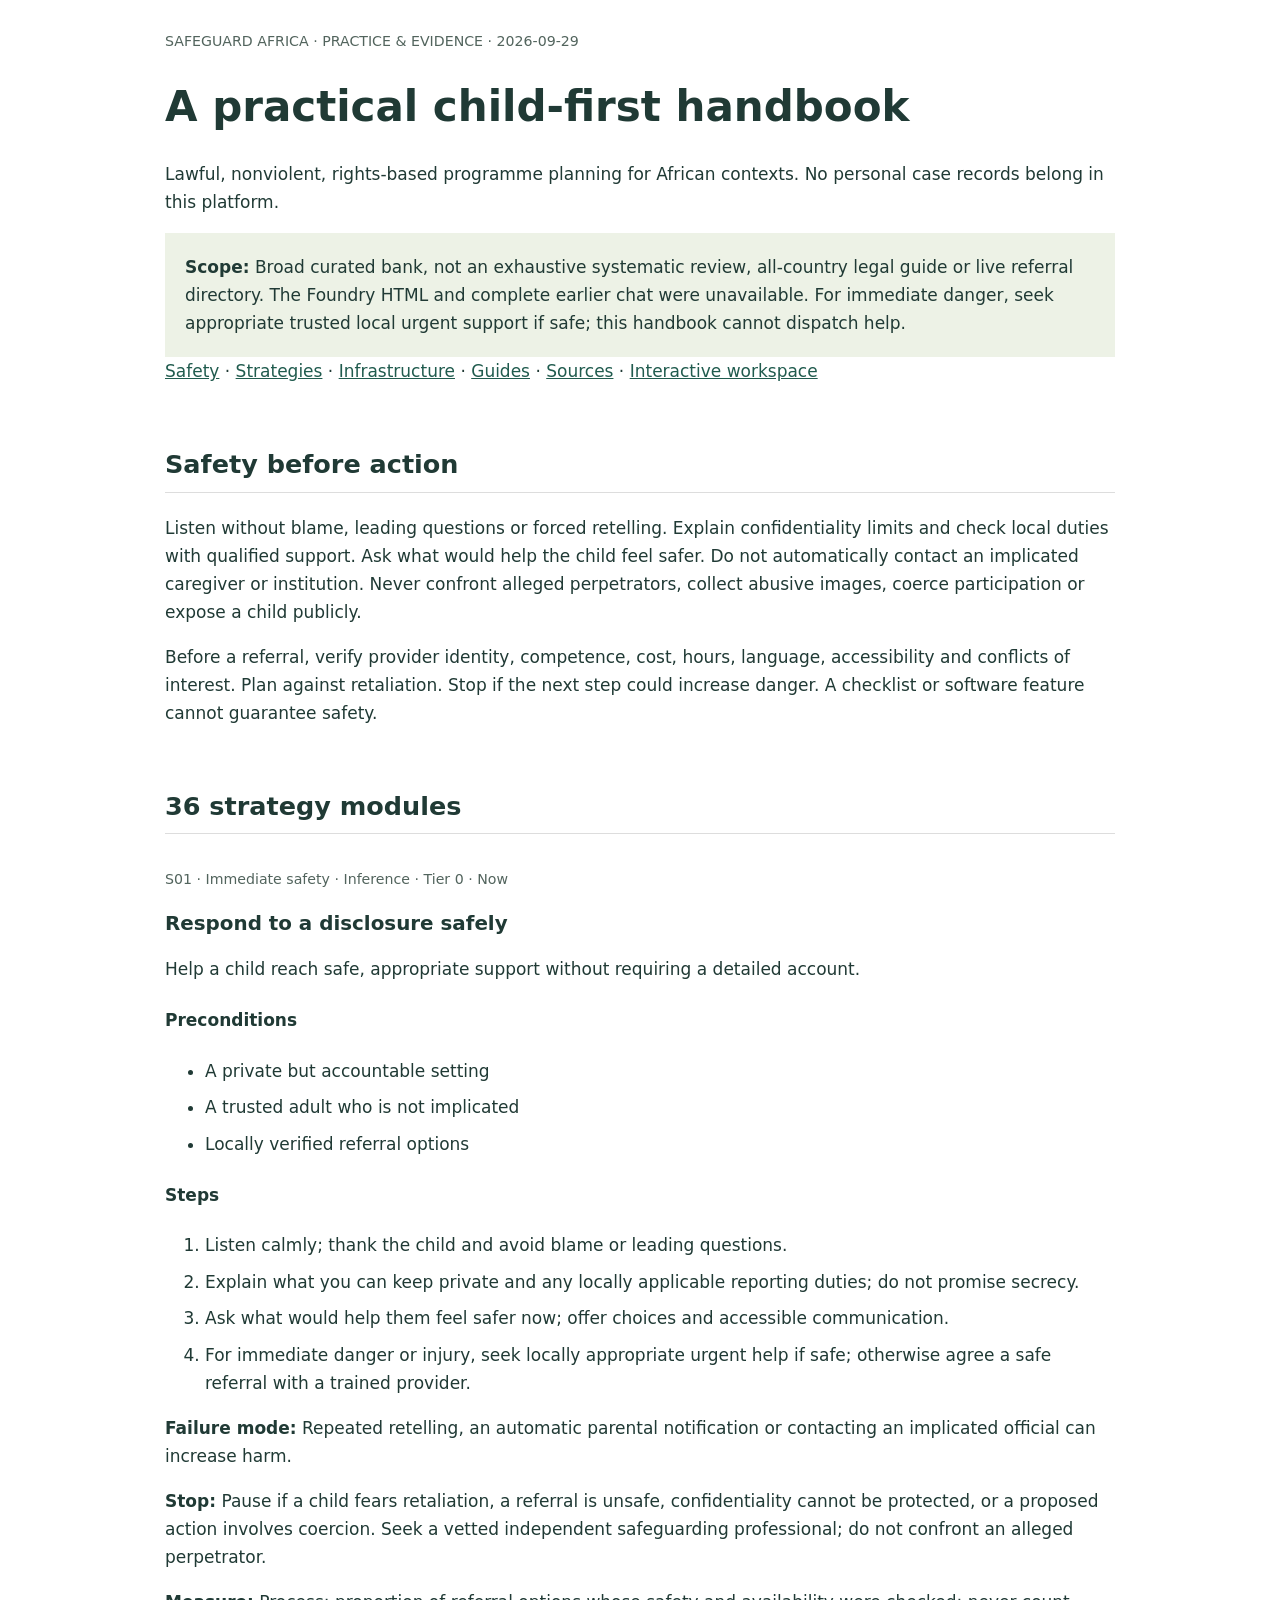
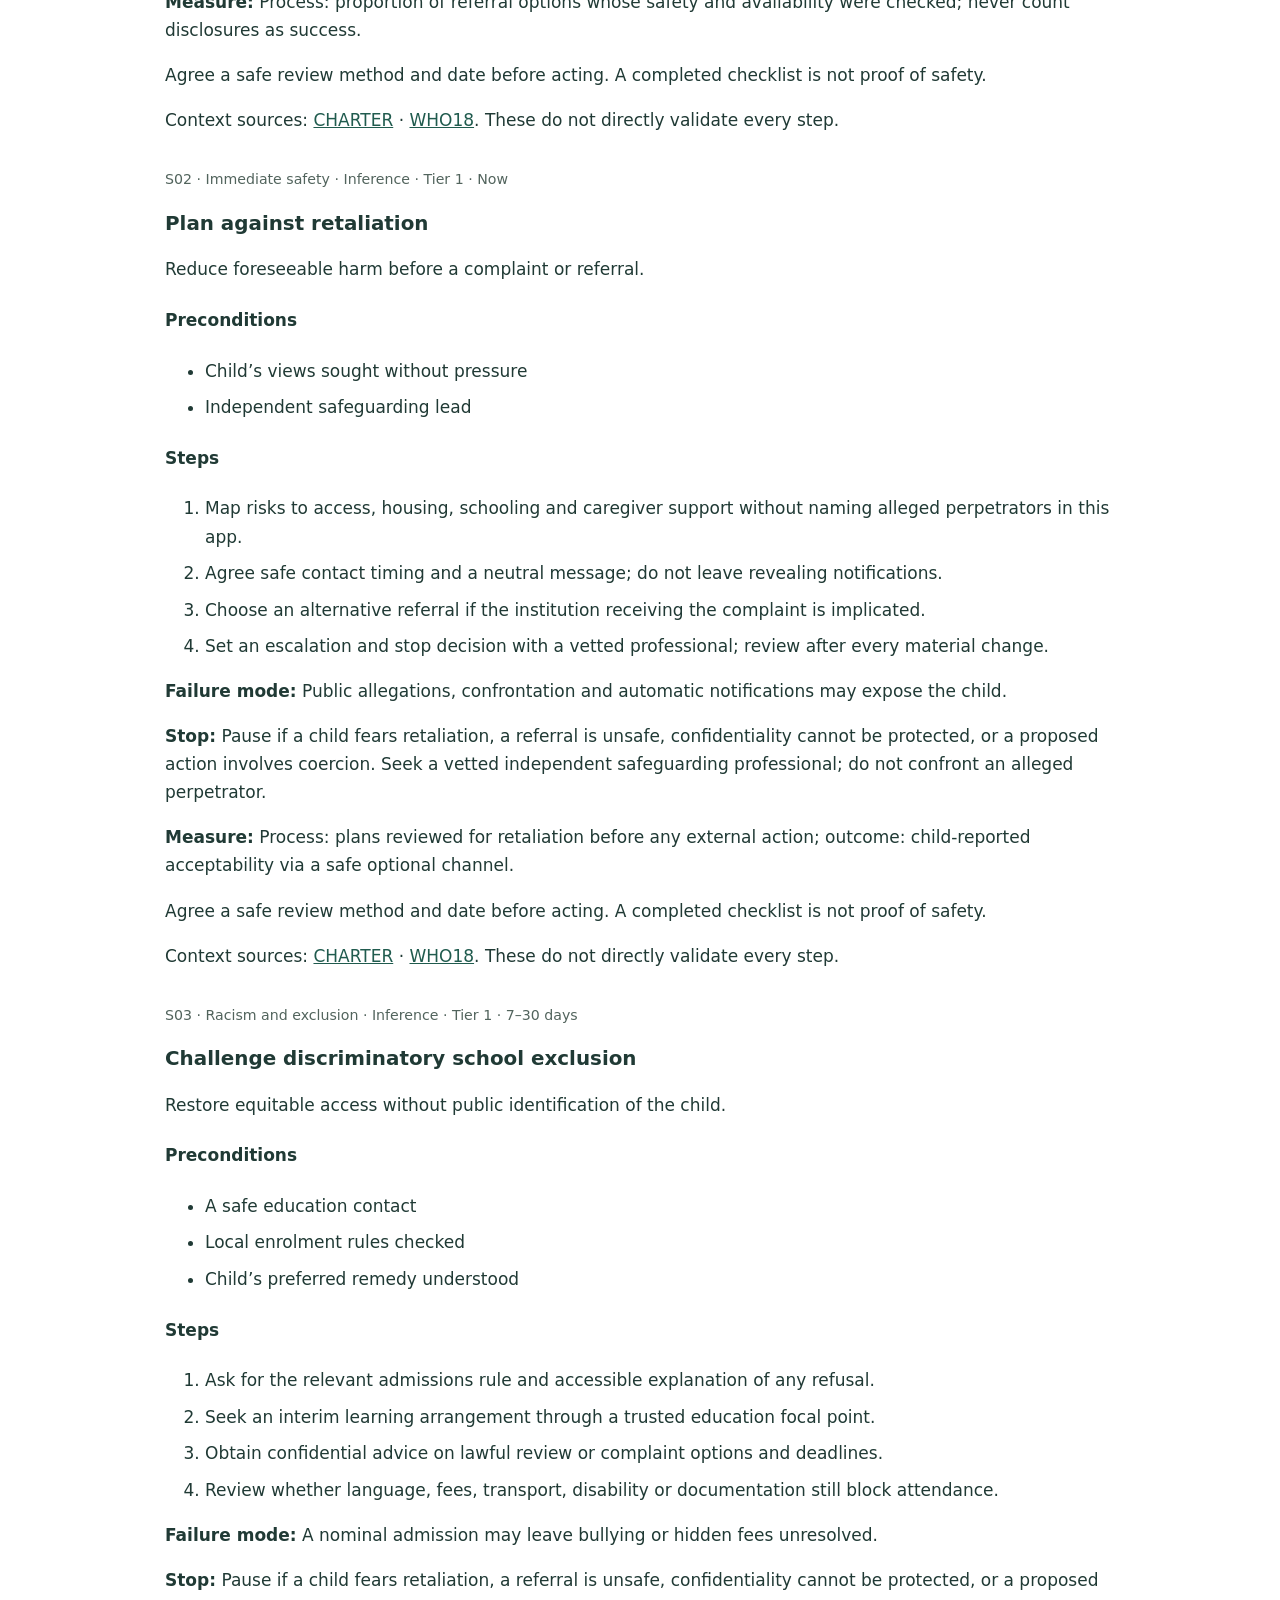
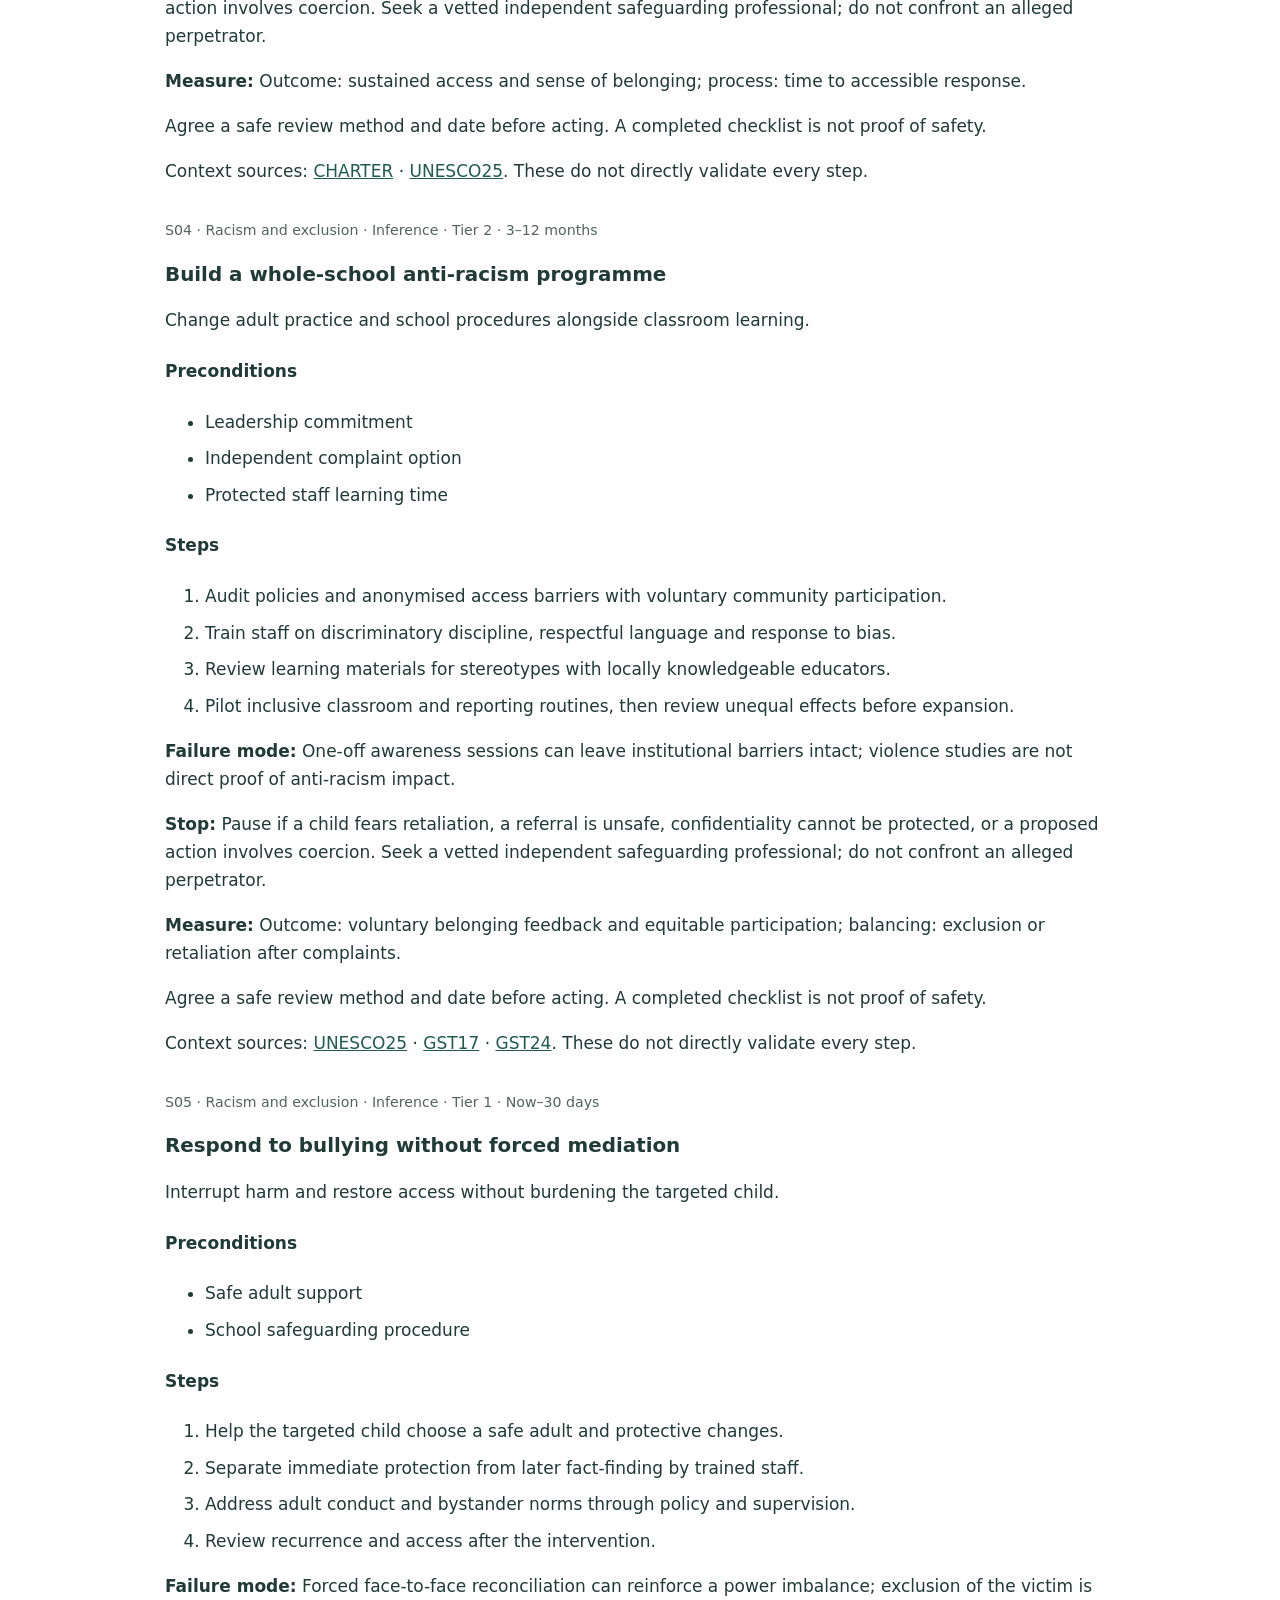
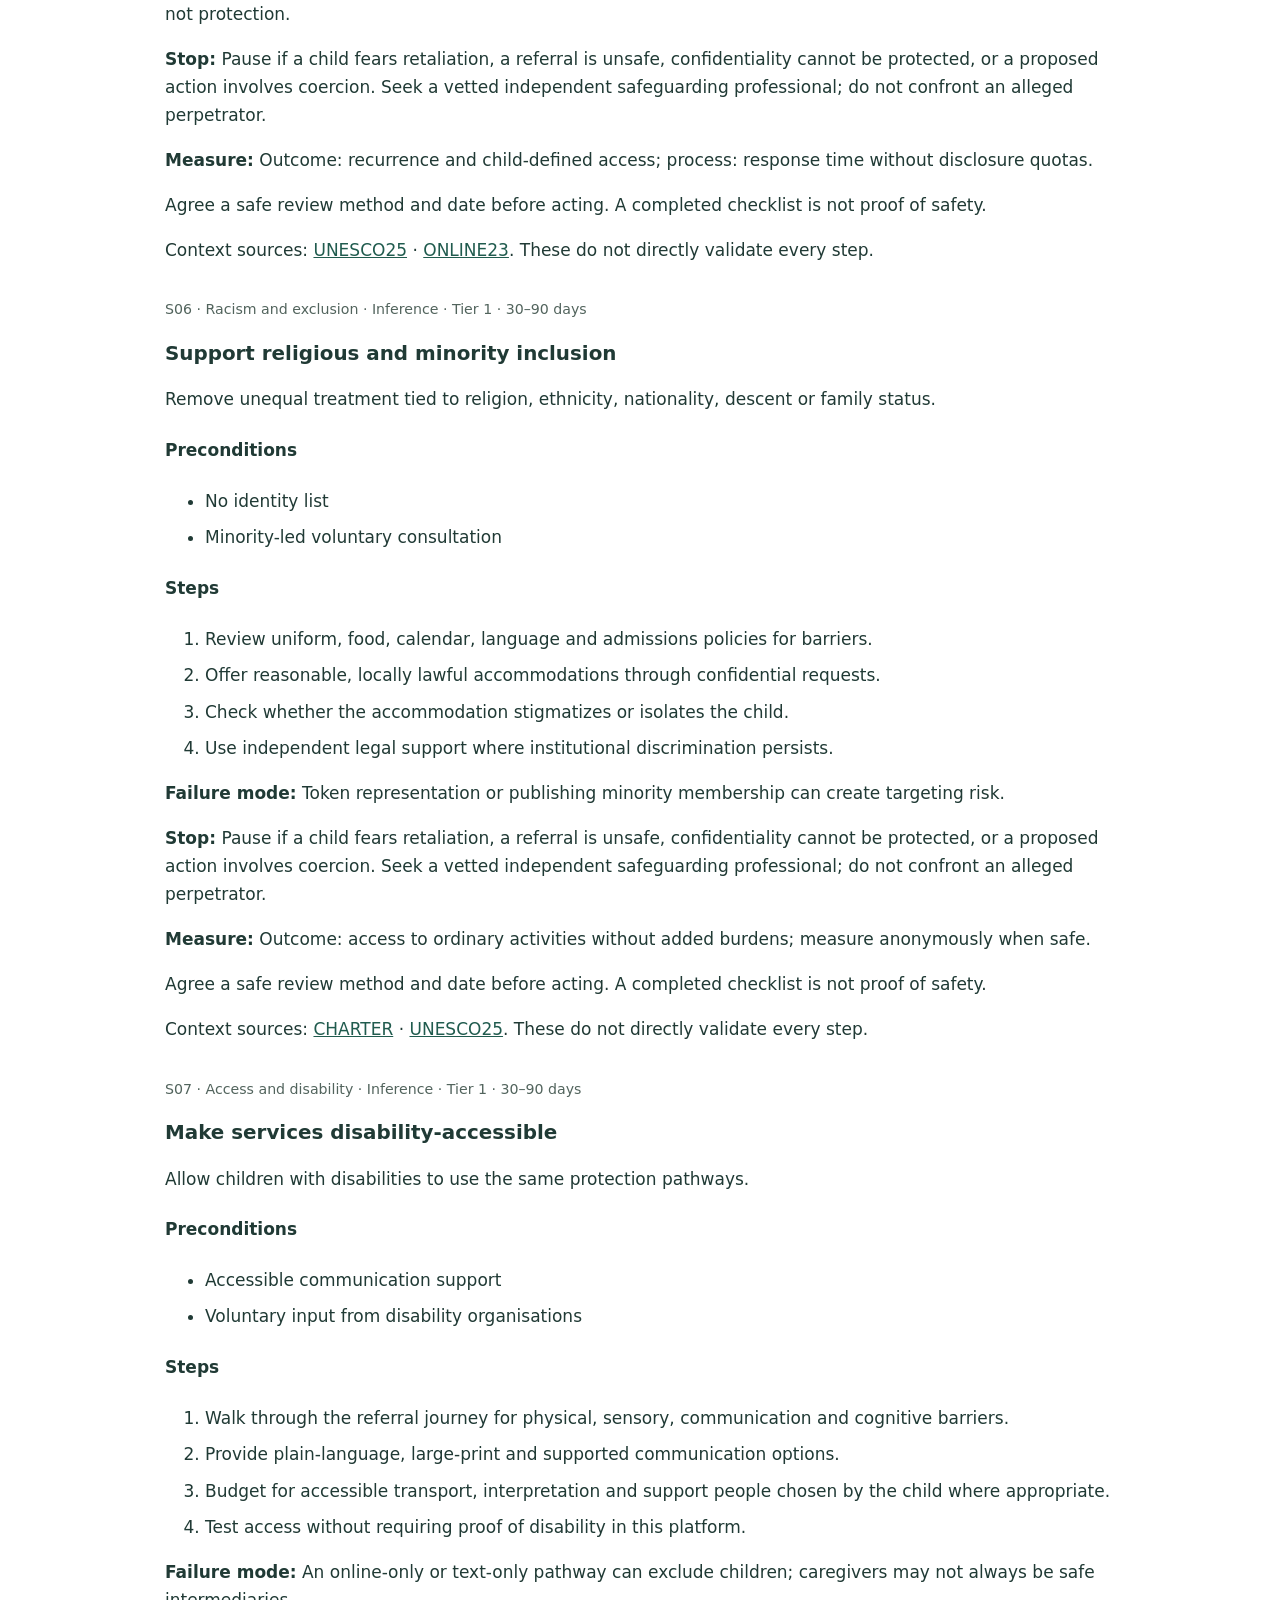
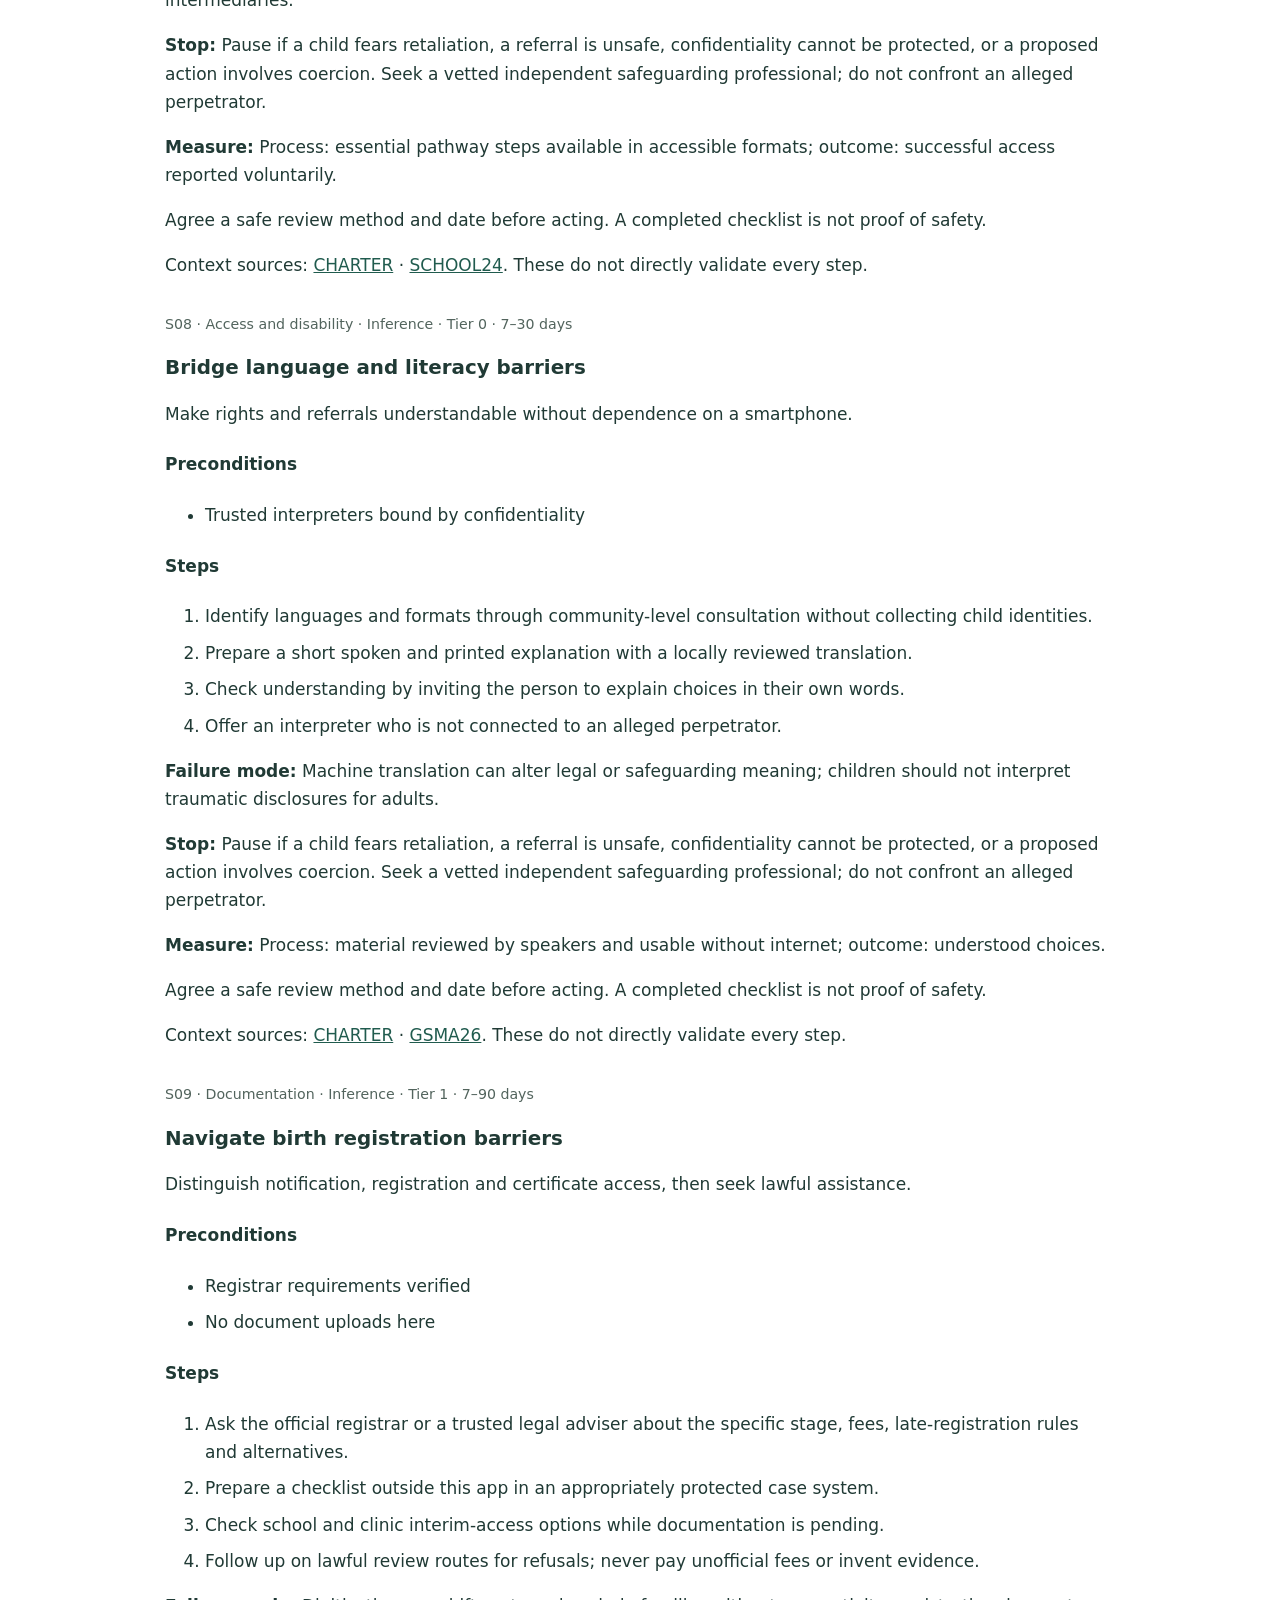
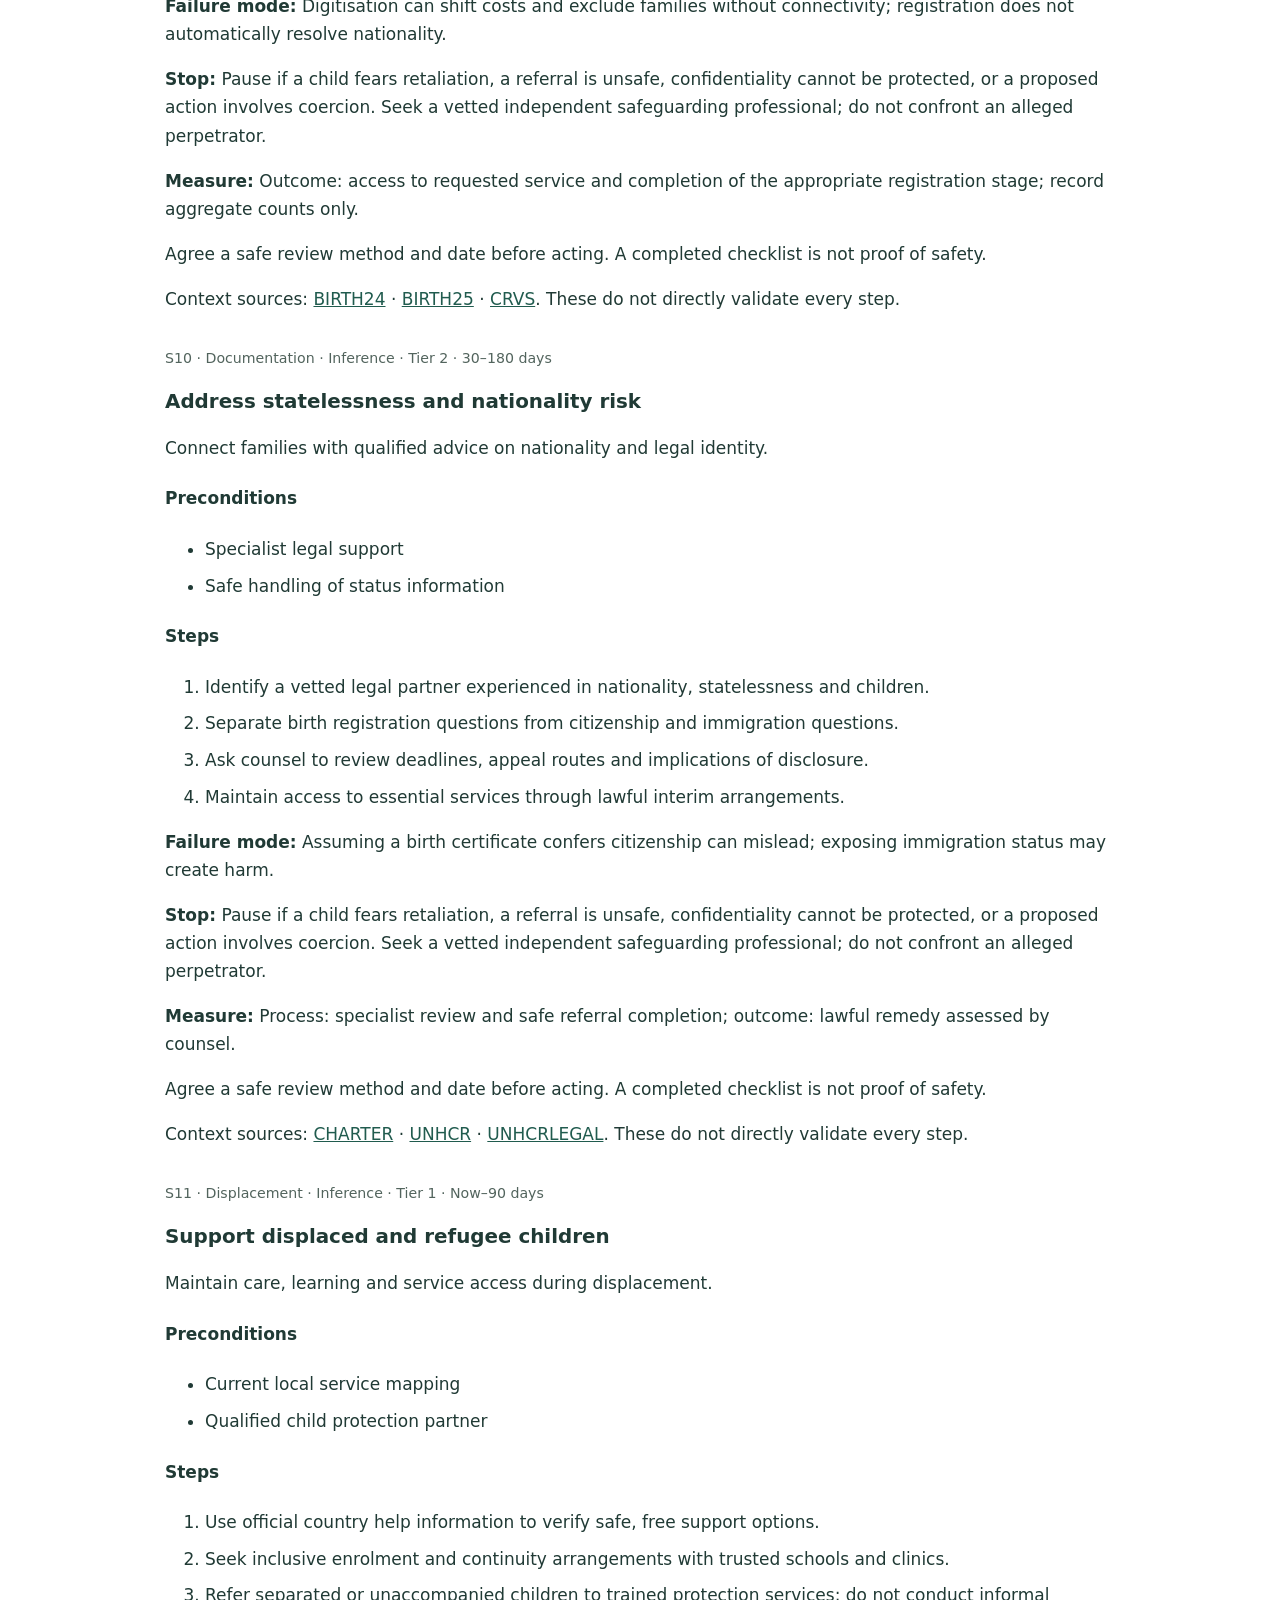
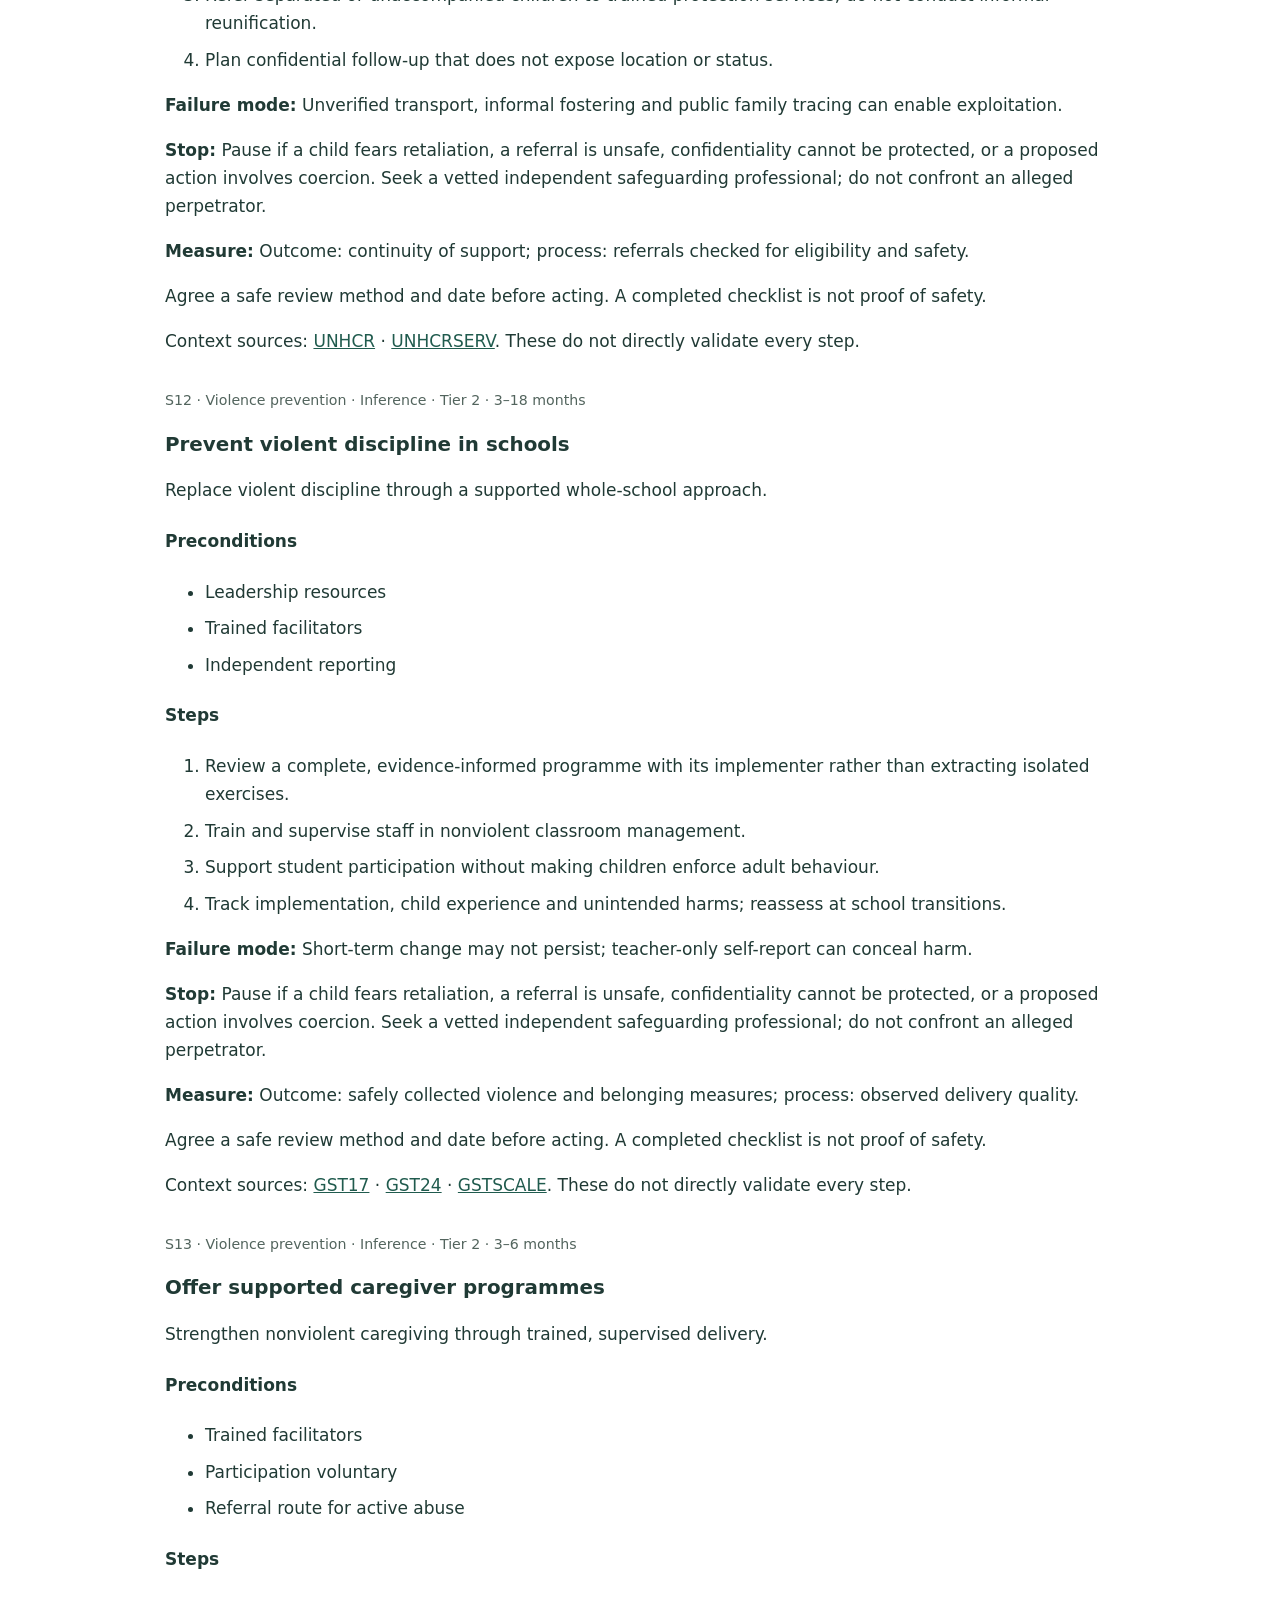
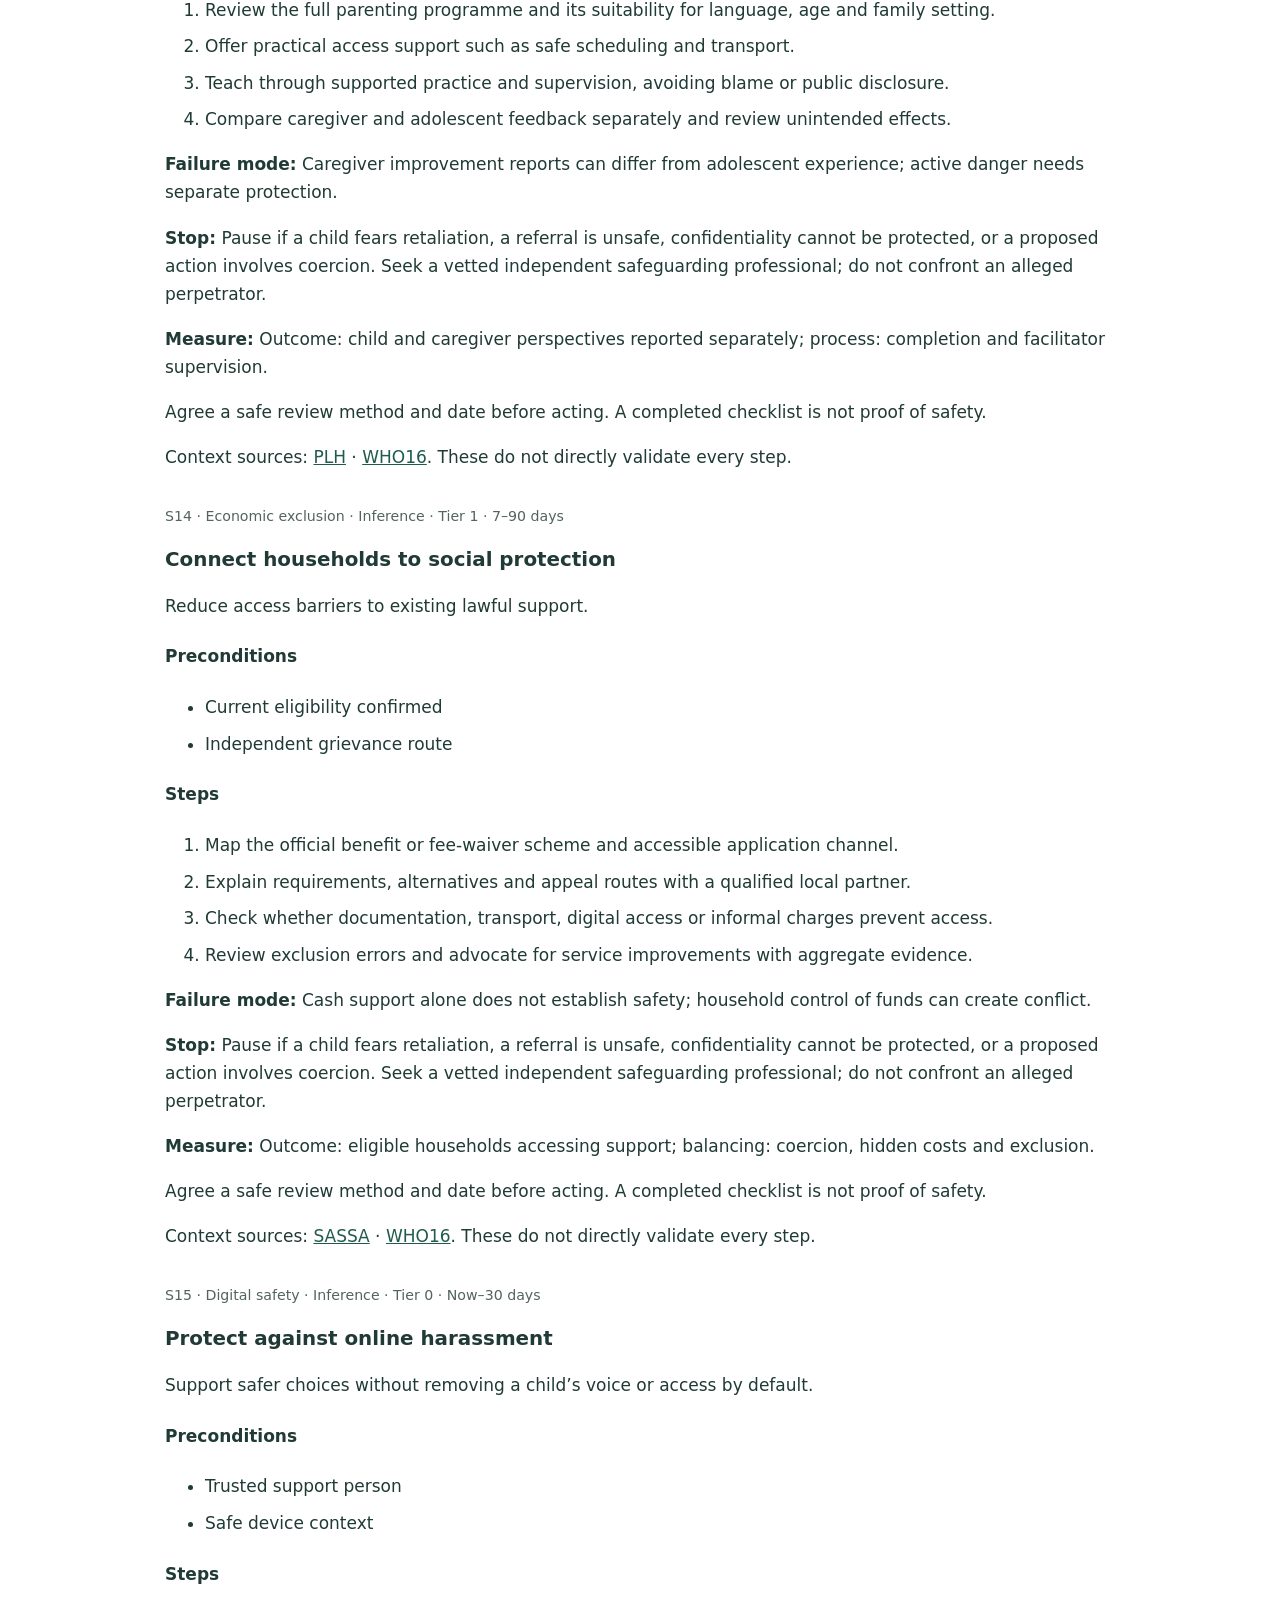
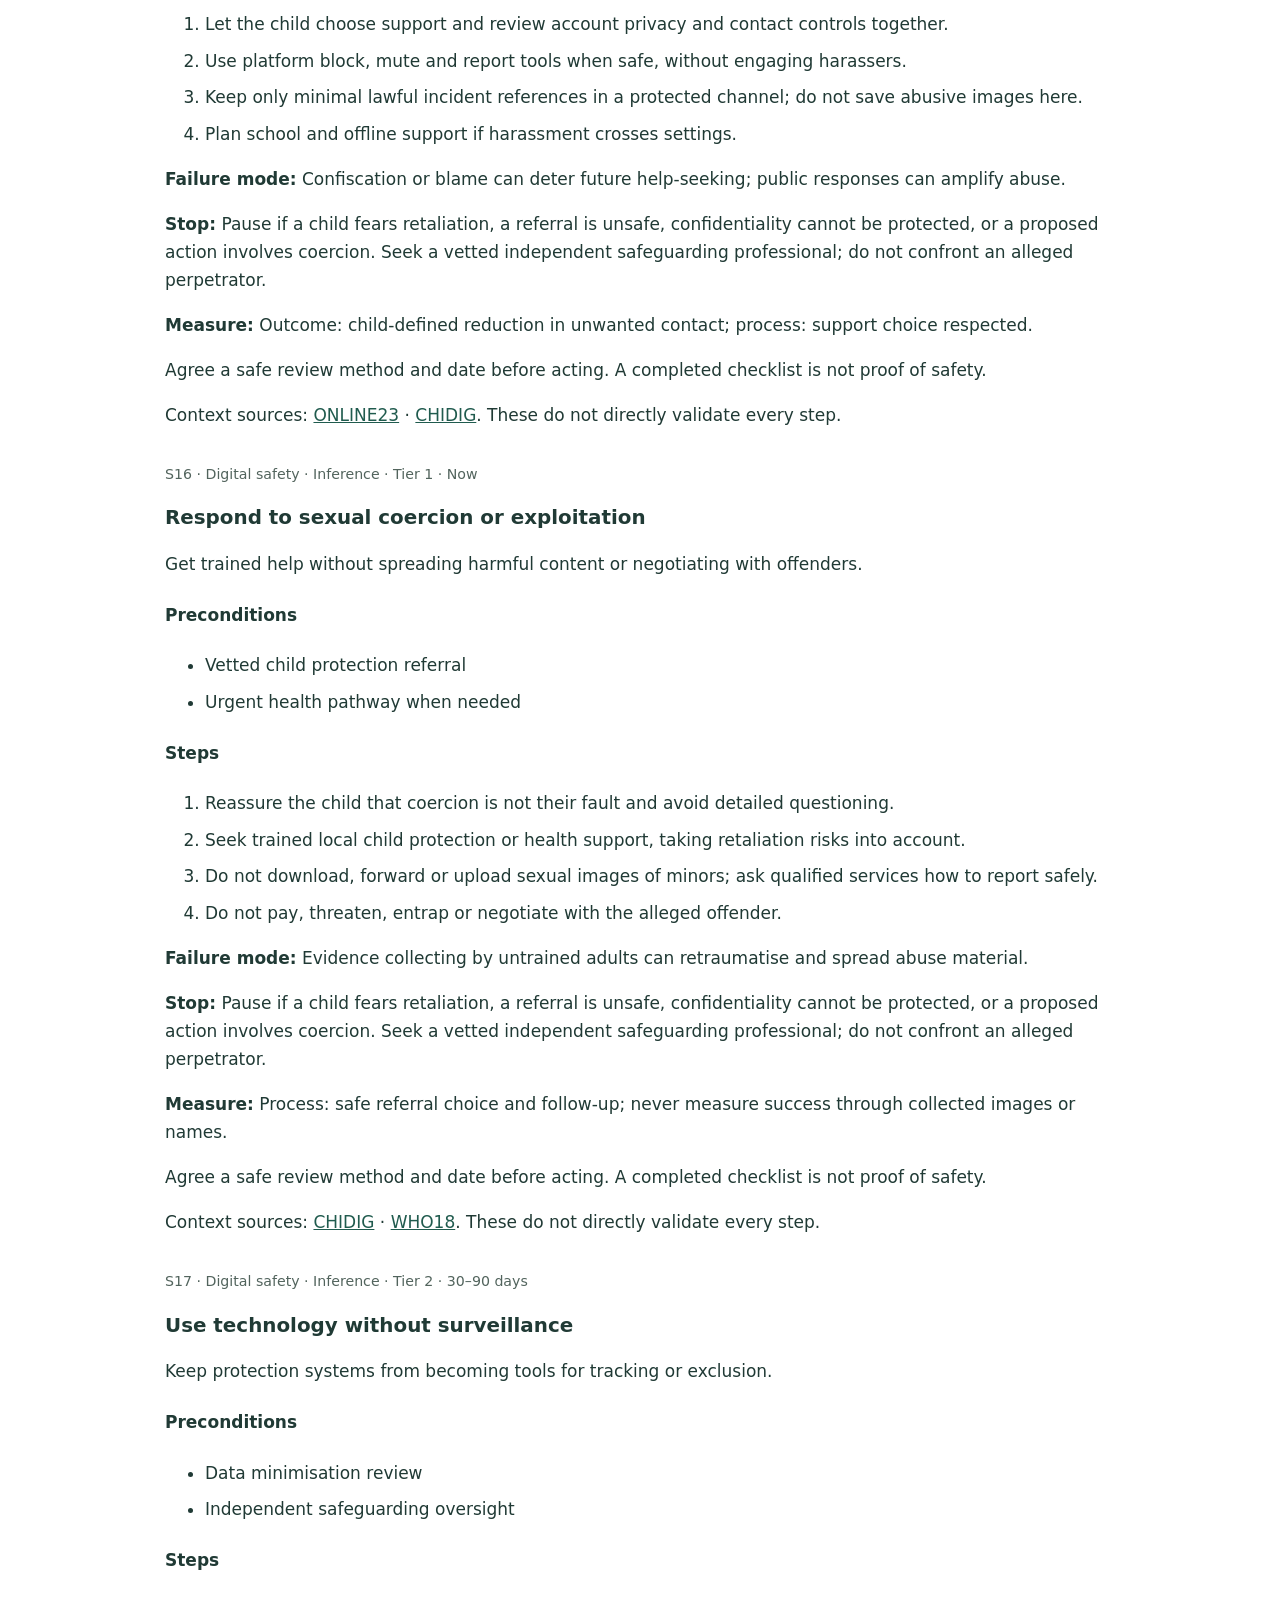
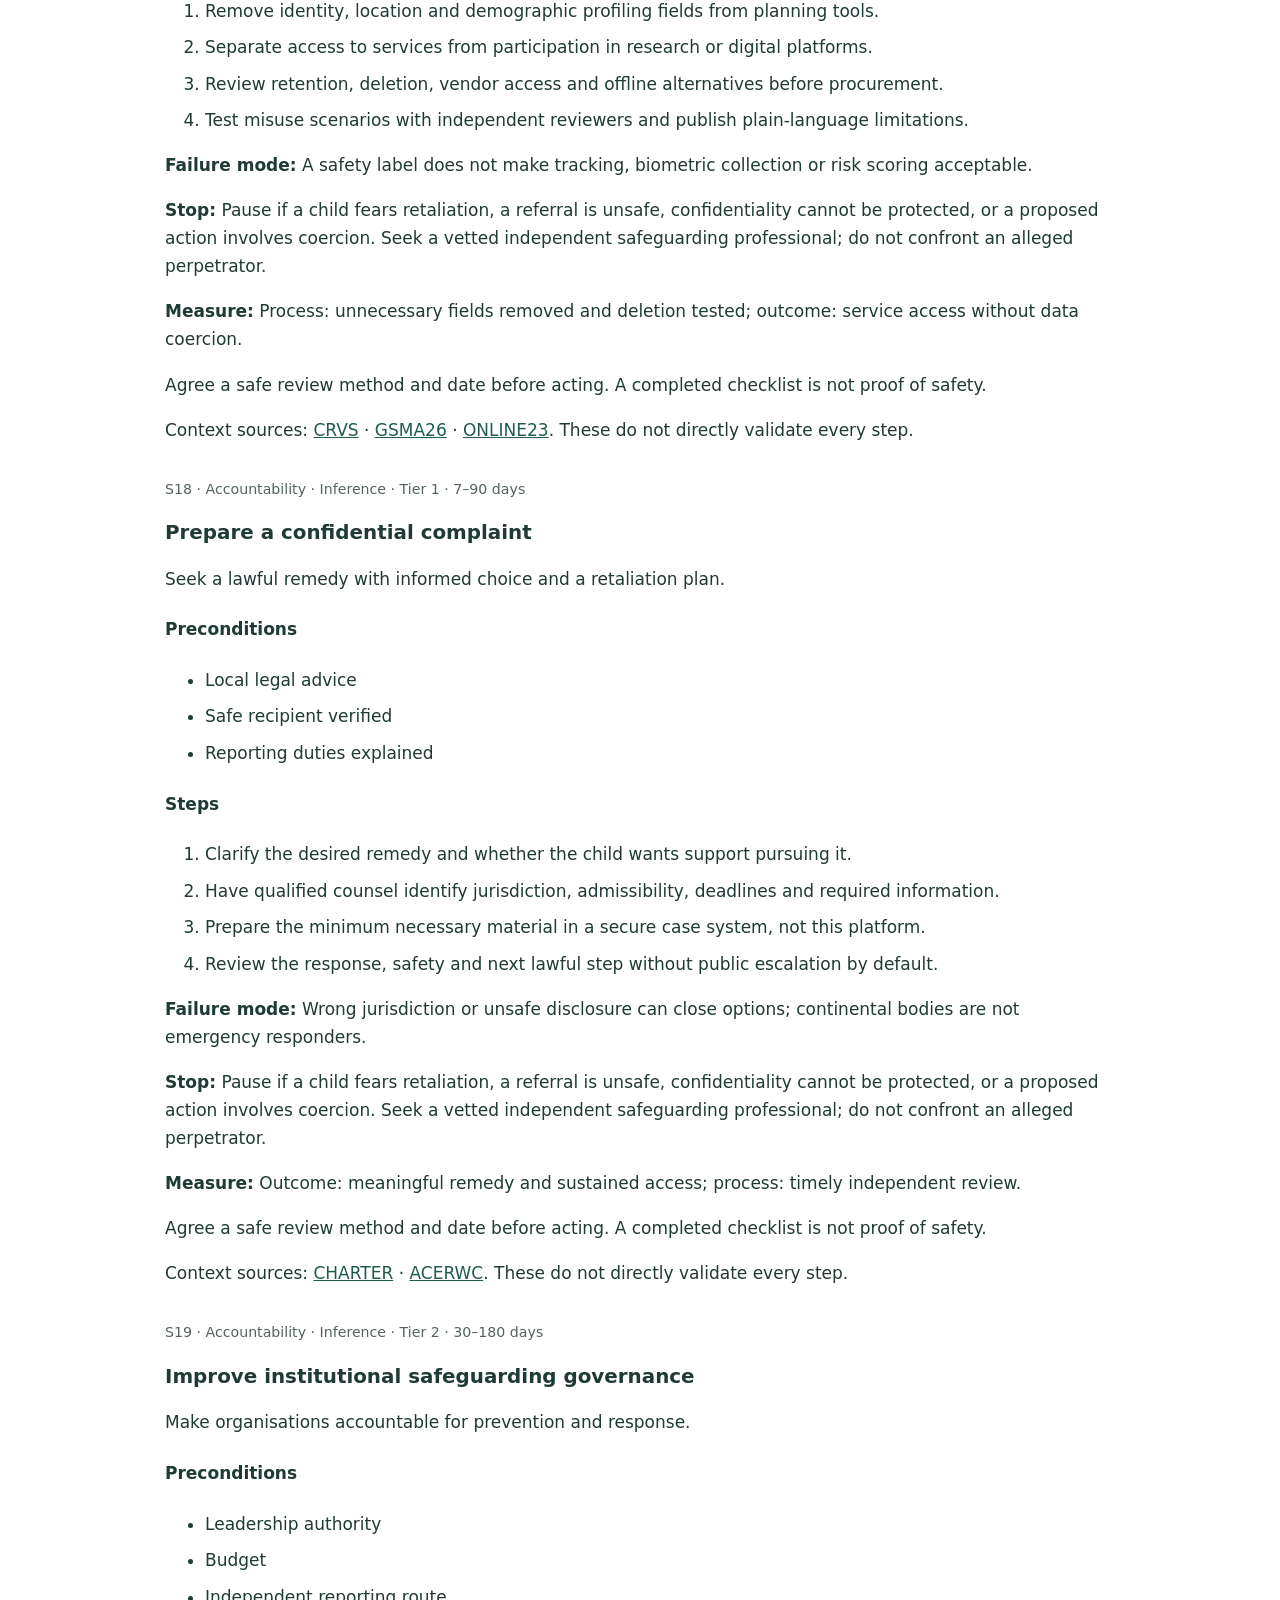
<file: v1/docs/handbook.html>
<!doctype html><html lang="en"><head><meta charset="utf-8"><meta name="viewport" content="width=device-width,initial-scale=1"><title>Safeguard Africa — printable handbook</title><style>body{font:17px/1.65 system-ui,sans-serif;color:#203a35;max-width:950px;padding:30px;margin:auto}h1,h2,h3{line-height:1.2}h1{font-size:42px}h2{margin-top:2.5em;border-bottom:1px solid #ddd;padding-bottom:12px}article{margin:2em 0}a{color:#205b4e}small{display:block;color:#52645d}.notice{padding:20px;background:#edf2e6}li{margin:.5em 0}@media print{body{font-size:10pt;padding:0}h1{font-size:24pt}article{break-inside:auto}h2,h3{break-after:avoid}a[href^=https]:after{content:' (' attr(href) ')';font-size:8pt;overflow-wrap:anywhere}}</style></head><body><small>SAFEGUARD AFRICA · PRACTICE & EVIDENCE · 2026-09-29</small><h1>A practical child-first handbook</h1><p>Lawful, nonviolent, rights-based programme planning for African contexts. No personal case records belong in this platform.</p><div class="notice"><strong>Scope:</strong> Broad curated bank, not an exhaustive systematic review, all-country legal guide or live referral directory. The Foundry HTML and complete earlier chat were unavailable. For immediate danger, seek appropriate trusted local urgent support if safe; this handbook cannot dispatch help.</div><nav><a href="#safety">Safety</a> · <a href="#strategies">Strategies</a> · <a href="#infrastructure">Infrastructure</a> · <a href="#guides">Guides</a> · <a href="#sources">Sources</a> · <a href="../index.html">Interactive workspace</a></nav><h2 id="safety">Safety before action</h2><p>Listen without blame, leading questions or forced retelling. Explain confidentiality limits and check local duties with qualified support. Ask what would help the child feel safer. Do not automatically contact an implicated caregiver or institution. Never confront alleged perpetrators, collect abusive images, coerce participation or expose a child publicly.</p><p>Before a referral, verify provider identity, competence, cost, hours, language, accessibility and conflicts of interest. Plan against retaliation. Stop if the next step could increase danger. A checklist or software feature cannot guarantee safety.</p><h2 id="strategies">36 strategy modules</h2><article id="S01"><small>S01 · Immediate safety · Inference · Tier 0 · Now</small><h3>Respond to a disclosure safely</h3><p>Help a child reach safe, appropriate support without requiring a detailed account.</p><h4>Preconditions</h4><ul><li>A private but accountable setting</li><li>A trusted adult who is not implicated</li><li>Locally verified referral options</li></ul><h4>Steps</h4><ol><li>Listen calmly; thank the child and avoid blame or leading questions.</li><li>Explain what you can keep private and any locally applicable reporting duties; do not promise secrecy.</li><li>Ask what would help them feel safer now; offer choices and accessible communication.</li><li>For immediate danger or injury, seek locally appropriate urgent help if safe; otherwise agree a safe referral with a trained provider.</li></ol><p><strong>Failure mode:</strong> Repeated retelling, an automatic parental notification or contacting an implicated official can increase harm.</p><p><strong>Stop:</strong> Pause if a child fears retaliation, a referral is unsafe, confidentiality cannot be protected, or a proposed action involves coercion. Seek a vetted independent safeguarding professional; do not confront an alleged perpetrator.</p><p><strong>Measure:</strong> Process: proportion of referral options whose safety and availability were checked; never count disclosures as success.</p><p>Agree a safe review method and date before acting. A completed checklist is not proof of safety.</p><p>Context sources: <a href="#CHARTER">CHARTER</a> · <a href="#WHO18">WHO18</a>. These do not directly validate every step.</p></article><article id="S02"><small>S02 · Immediate safety · Inference · Tier 1 · Now</small><h3>Plan against retaliation</h3><p>Reduce foreseeable harm before a complaint or referral.</p><h4>Preconditions</h4><ul><li>Child’s views sought without pressure</li><li>Independent safeguarding lead</li></ul><h4>Steps</h4><ol><li>Map risks to access, housing, schooling and caregiver support without naming alleged perpetrators in this app.</li><li>Agree safe contact timing and a neutral message; do not leave revealing notifications.</li><li>Choose an alternative referral if the institution receiving the complaint is implicated.</li><li>Set an escalation and stop decision with a vetted professional; review after every material change.</li></ol><p><strong>Failure mode:</strong> Public allegations, confrontation and automatic notifications may expose the child.</p><p><strong>Stop:</strong> Pause if a child fears retaliation, a referral is unsafe, confidentiality cannot be protected, or a proposed action involves coercion. Seek a vetted independent safeguarding professional; do not confront an alleged perpetrator.</p><p><strong>Measure:</strong> Process: plans reviewed for retaliation before any external action; outcome: child-reported acceptability via a safe optional channel.</p><p>Agree a safe review method and date before acting. A completed checklist is not proof of safety.</p><p>Context sources: <a href="#CHARTER">CHARTER</a> · <a href="#WHO18">WHO18</a>. These do not directly validate every step.</p></article><article id="S03"><small>S03 · Racism and exclusion · Inference · Tier 1 · 7–30 days</small><h3>Challenge discriminatory school exclusion</h3><p>Restore equitable access without public identification of the child.</p><h4>Preconditions</h4><ul><li>A safe education contact</li><li>Local enrolment rules checked</li><li>Child’s preferred remedy understood</li></ul><h4>Steps</h4><ol><li>Ask for the relevant admissions rule and accessible explanation of any refusal.</li><li>Seek an interim learning arrangement through a trusted education focal point.</li><li>Obtain confidential advice on lawful review or complaint options and deadlines.</li><li>Review whether language, fees, transport, disability or documentation still block attendance.</li></ol><p><strong>Failure mode:</strong> A nominal admission may leave bullying or hidden fees unresolved.</p><p><strong>Stop:</strong> Pause if a child fears retaliation, a referral is unsafe, confidentiality cannot be protected, or a proposed action involves coercion. Seek a vetted independent safeguarding professional; do not confront an alleged perpetrator.</p><p><strong>Measure:</strong> Outcome: sustained access and sense of belonging; process: time to accessible response.</p><p>Agree a safe review method and date before acting. A completed checklist is not proof of safety.</p><p>Context sources: <a href="#CHARTER">CHARTER</a> · <a href="#UNESCO25">UNESCO25</a>. These do not directly validate every step.</p></article><article id="S04"><small>S04 · Racism and exclusion · Inference · Tier 2 · 3–12 months</small><h3>Build a whole-school anti-racism programme</h3><p>Change adult practice and school procedures alongside classroom learning.</p><h4>Preconditions</h4><ul><li>Leadership commitment</li><li>Independent complaint option</li><li>Protected staff learning time</li></ul><h4>Steps</h4><ol><li>Audit policies and anonymised access barriers with voluntary community participation.</li><li>Train staff on discriminatory discipline, respectful language and response to bias.</li><li>Review learning materials for stereotypes with locally knowledgeable educators.</li><li>Pilot inclusive classroom and reporting routines, then review unequal effects before expansion.</li></ol><p><strong>Failure mode:</strong> One-off awareness sessions can leave institutional barriers intact; violence studies are not direct proof of anti-racism impact.</p><p><strong>Stop:</strong> Pause if a child fears retaliation, a referral is unsafe, confidentiality cannot be protected, or a proposed action involves coercion. Seek a vetted independent safeguarding professional; do not confront an alleged perpetrator.</p><p><strong>Measure:</strong> Outcome: voluntary belonging feedback and equitable participation; balancing: exclusion or retaliation after complaints.</p><p>Agree a safe review method and date before acting. A completed checklist is not proof of safety.</p><p>Context sources: <a href="#UNESCO25">UNESCO25</a> · <a href="#GST17">GST17</a> · <a href="#GST24">GST24</a>. These do not directly validate every step.</p></article><article id="S05"><small>S05 · Racism and exclusion · Inference · Tier 1 · Now–30 days</small><h3>Respond to bullying without forced mediation</h3><p>Interrupt harm and restore access without burdening the targeted child.</p><h4>Preconditions</h4><ul><li>Safe adult support</li><li>School safeguarding procedure</li></ul><h4>Steps</h4><ol><li>Help the targeted child choose a safe adult and protective changes.</li><li>Separate immediate protection from later fact-finding by trained staff.</li><li>Address adult conduct and bystander norms through policy and supervision.</li><li>Review recurrence and access after the intervention.</li></ol><p><strong>Failure mode:</strong> Forced face-to-face reconciliation can reinforce a power imbalance; exclusion of the victim is not protection.</p><p><strong>Stop:</strong> Pause if a child fears retaliation, a referral is unsafe, confidentiality cannot be protected, or a proposed action involves coercion. Seek a vetted independent safeguarding professional; do not confront an alleged perpetrator.</p><p><strong>Measure:</strong> Outcome: recurrence and child-defined access; process: response time without disclosure quotas.</p><p>Agree a safe review method and date before acting. A completed checklist is not proof of safety.</p><p>Context sources: <a href="#UNESCO25">UNESCO25</a> · <a href="#ONLINE23">ONLINE23</a>. These do not directly validate every step.</p></article><article id="S06"><small>S06 · Racism and exclusion · Inference · Tier 1 · 30–90 days</small><h3>Support religious and minority inclusion</h3><p>Remove unequal treatment tied to religion, ethnicity, nationality, descent or family status.</p><h4>Preconditions</h4><ul><li>No identity list</li><li>Minority-led voluntary consultation</li></ul><h4>Steps</h4><ol><li>Review uniform, food, calendar, language and admissions policies for barriers.</li><li>Offer reasonable, locally lawful accommodations through confidential requests.</li><li>Check whether the accommodation stigmatizes or isolates the child.</li><li>Use independent legal support where institutional discrimination persists.</li></ol><p><strong>Failure mode:</strong> Token representation or publishing minority membership can create targeting risk.</p><p><strong>Stop:</strong> Pause if a child fears retaliation, a referral is unsafe, confidentiality cannot be protected, or a proposed action involves coercion. Seek a vetted independent safeguarding professional; do not confront an alleged perpetrator.</p><p><strong>Measure:</strong> Outcome: access to ordinary activities without added burdens; measure anonymously when safe.</p><p>Agree a safe review method and date before acting. A completed checklist is not proof of safety.</p><p>Context sources: <a href="#CHARTER">CHARTER</a> · <a href="#UNESCO25">UNESCO25</a>. These do not directly validate every step.</p></article><article id="S07"><small>S07 · Access and disability · Inference · Tier 1 · 30–90 days</small><h3>Make services disability-accessible</h3><p>Allow children with disabilities to use the same protection pathways.</p><h4>Preconditions</h4><ul><li>Accessible communication support</li><li>Voluntary input from disability organisations</li></ul><h4>Steps</h4><ol><li>Walk through the referral journey for physical, sensory, communication and cognitive barriers.</li><li>Provide plain-language, large-print and supported communication options.</li><li>Budget for accessible transport, interpretation and support people chosen by the child where appropriate.</li><li>Test access without requiring proof of disability in this platform.</li></ol><p><strong>Failure mode:</strong> An online-only or text-only pathway can exclude children; caregivers may not always be safe intermediaries.</p><p><strong>Stop:</strong> Pause if a child fears retaliation, a referral is unsafe, confidentiality cannot be protected, or a proposed action involves coercion. Seek a vetted independent safeguarding professional; do not confront an alleged perpetrator.</p><p><strong>Measure:</strong> Process: essential pathway steps available in accessible formats; outcome: successful access reported voluntarily.</p><p>Agree a safe review method and date before acting. A completed checklist is not proof of safety.</p><p>Context sources: <a href="#CHARTER">CHARTER</a> · <a href="#SCHOOL24">SCHOOL24</a>. These do not directly validate every step.</p></article><article id="S08"><small>S08 · Access and disability · Inference · Tier 0 · 7–30 days</small><h3>Bridge language and literacy barriers</h3><p>Make rights and referrals understandable without dependence on a smartphone.</p><h4>Preconditions</h4><ul><li>Trusted interpreters bound by confidentiality</li></ul><h4>Steps</h4><ol><li>Identify languages and formats through community-level consultation without collecting child identities.</li><li>Prepare a short spoken and printed explanation with a locally reviewed translation.</li><li>Check understanding by inviting the person to explain choices in their own words.</li><li>Offer an interpreter who is not connected to an alleged perpetrator.</li></ol><p><strong>Failure mode:</strong> Machine translation can alter legal or safeguarding meaning; children should not interpret traumatic disclosures for adults.</p><p><strong>Stop:</strong> Pause if a child fears retaliation, a referral is unsafe, confidentiality cannot be protected, or a proposed action involves coercion. Seek a vetted independent safeguarding professional; do not confront an alleged perpetrator.</p><p><strong>Measure:</strong> Process: material reviewed by speakers and usable without internet; outcome: understood choices.</p><p>Agree a safe review method and date before acting. A completed checklist is not proof of safety.</p><p>Context sources: <a href="#CHARTER">CHARTER</a> · <a href="#GSMA26">GSMA26</a>. These do not directly validate every step.</p></article><article id="S09"><small>S09 · Documentation · Inference · Tier 1 · 7–90 days</small><h3>Navigate birth registration barriers</h3><p>Distinguish notification, registration and certificate access, then seek lawful assistance.</p><h4>Preconditions</h4><ul><li>Registrar requirements verified</li><li>No document uploads here</li></ul><h4>Steps</h4><ol><li>Ask the official registrar or a trusted legal adviser about the specific stage, fees, late-registration rules and alternatives.</li><li>Prepare a checklist outside this app in an appropriately protected case system.</li><li>Check school and clinic interim-access options while documentation is pending.</li><li>Follow up on lawful review routes for refusals; never pay unofficial fees or invent evidence.</li></ol><p><strong>Failure mode:</strong> Digitisation can shift costs and exclude families without connectivity; registration does not automatically resolve nationality.</p><p><strong>Stop:</strong> Pause if a child fears retaliation, a referral is unsafe, confidentiality cannot be protected, or a proposed action involves coercion. Seek a vetted independent safeguarding professional; do not confront an alleged perpetrator.</p><p><strong>Measure:</strong> Outcome: access to requested service and completion of the appropriate registration stage; record aggregate counts only.</p><p>Agree a safe review method and date before acting. A completed checklist is not proof of safety.</p><p>Context sources: <a href="#BIRTH24">BIRTH24</a> · <a href="#BIRTH25">BIRTH25</a> · <a href="#CRVS">CRVS</a>. These do not directly validate every step.</p></article><article id="S10"><small>S10 · Documentation · Inference · Tier 2 · 30–180 days</small><h3>Address statelessness and nationality risk</h3><p>Connect families with qualified advice on nationality and legal identity.</p><h4>Preconditions</h4><ul><li>Specialist legal support</li><li>Safe handling of status information</li></ul><h4>Steps</h4><ol><li>Identify a vetted legal partner experienced in nationality, statelessness and children.</li><li>Separate birth registration questions from citizenship and immigration questions.</li><li>Ask counsel to review deadlines, appeal routes and implications of disclosure.</li><li>Maintain access to essential services through lawful interim arrangements.</li></ol><p><strong>Failure mode:</strong> Assuming a birth certificate confers citizenship can mislead; exposing immigration status may create harm.</p><p><strong>Stop:</strong> Pause if a child fears retaliation, a referral is unsafe, confidentiality cannot be protected, or a proposed action involves coercion. Seek a vetted independent safeguarding professional; do not confront an alleged perpetrator.</p><p><strong>Measure:</strong> Process: specialist review and safe referral completion; outcome: lawful remedy assessed by counsel.</p><p>Agree a safe review method and date before acting. A completed checklist is not proof of safety.</p><p>Context sources: <a href="#CHARTER">CHARTER</a> · <a href="#UNHCR">UNHCR</a> · <a href="#UNHCRLEGAL">UNHCRLEGAL</a>. These do not directly validate every step.</p></article><article id="S11"><small>S11 · Displacement · Inference · Tier 1 · Now–90 days</small><h3>Support displaced and refugee children</h3><p>Maintain care, learning and service access during displacement.</p><h4>Preconditions</h4><ul><li>Current local service mapping</li><li>Qualified child protection partner</li></ul><h4>Steps</h4><ol><li>Use official country help information to verify safe, free support options.</li><li>Seek inclusive enrolment and continuity arrangements with trusted schools and clinics.</li><li>Refer separated or unaccompanied children to trained protection services; do not conduct informal reunification.</li><li>Plan confidential follow-up that does not expose location or status.</li></ol><p><strong>Failure mode:</strong> Unverified transport, informal fostering and public family tracing can enable exploitation.</p><p><strong>Stop:</strong> Pause if a child fears retaliation, a referral is unsafe, confidentiality cannot be protected, or a proposed action involves coercion. Seek a vetted independent safeguarding professional; do not confront an alleged perpetrator.</p><p><strong>Measure:</strong> Outcome: continuity of support; process: referrals checked for eligibility and safety.</p><p>Agree a safe review method and date before acting. A completed checklist is not proof of safety.</p><p>Context sources: <a href="#UNHCR">UNHCR</a> · <a href="#UNHCRSERV">UNHCRSERV</a>. These do not directly validate every step.</p></article><article id="S12"><small>S12 · Violence prevention · Inference · Tier 2 · 3–18 months</small><h3>Prevent violent discipline in schools</h3><p>Replace violent discipline through a supported whole-school approach.</p><h4>Preconditions</h4><ul><li>Leadership resources</li><li>Trained facilitators</li><li>Independent reporting</li></ul><h4>Steps</h4><ol><li>Review a complete, evidence-informed programme with its implementer rather than extracting isolated exercises.</li><li>Train and supervise staff in nonviolent classroom management.</li><li>Support student participation without making children enforce adult behaviour.</li><li>Track implementation, child experience and unintended harms; reassess at school transitions.</li></ol><p><strong>Failure mode:</strong> Short-term change may not persist; teacher-only self-report can conceal harm.</p><p><strong>Stop:</strong> Pause if a child fears retaliation, a referral is unsafe, confidentiality cannot be protected, or a proposed action involves coercion. Seek a vetted independent safeguarding professional; do not confront an alleged perpetrator.</p><p><strong>Measure:</strong> Outcome: safely collected violence and belonging measures; process: observed delivery quality.</p><p>Agree a safe review method and date before acting. A completed checklist is not proof of safety.</p><p>Context sources: <a href="#GST17">GST17</a> · <a href="#GST24">GST24</a> · <a href="#GSTSCALE">GSTSCALE</a>. These do not directly validate every step.</p></article><article id="S13"><small>S13 · Violence prevention · Inference · Tier 2 · 3–6 months</small><h3>Offer supported caregiver programmes</h3><p>Strengthen nonviolent caregiving through trained, supervised delivery.</p><h4>Preconditions</h4><ul><li>Trained facilitators</li><li>Participation voluntary</li><li>Referral route for active abuse</li></ul><h4>Steps</h4><ol><li>Review the full parenting programme and its suitability for language, age and family setting.</li><li>Offer practical access support such as safe scheduling and transport.</li><li>Teach through supported practice and supervision, avoiding blame or public disclosure.</li><li>Compare caregiver and adolescent feedback separately and review unintended effects.</li></ol><p><strong>Failure mode:</strong> Caregiver improvement reports can differ from adolescent experience; active danger needs separate protection.</p><p><strong>Stop:</strong> Pause if a child fears retaliation, a referral is unsafe, confidentiality cannot be protected, or a proposed action involves coercion. Seek a vetted independent safeguarding professional; do not confront an alleged perpetrator.</p><p><strong>Measure:</strong> Outcome: child and caregiver perspectives reported separately; process: completion and facilitator supervision.</p><p>Agree a safe review method and date before acting. A completed checklist is not proof of safety.</p><p>Context sources: <a href="#PLH">PLH</a> · <a href="#WHO16">WHO16</a>. These do not directly validate every step.</p></article><article id="S14"><small>S14 · Economic exclusion · Inference · Tier 1 · 7–90 days</small><h3>Connect households to social protection</h3><p>Reduce access barriers to existing lawful support.</p><h4>Preconditions</h4><ul><li>Current eligibility confirmed</li><li>Independent grievance route</li></ul><h4>Steps</h4><ol><li>Map the official benefit or fee-waiver scheme and accessible application channel.</li><li>Explain requirements, alternatives and appeal routes with a qualified local partner.</li><li>Check whether documentation, transport, digital access or informal charges prevent access.</li><li>Review exclusion errors and advocate for service improvements with aggregate evidence.</li></ol><p><strong>Failure mode:</strong> Cash support alone does not establish safety; household control of funds can create conflict.</p><p><strong>Stop:</strong> Pause if a child fears retaliation, a referral is unsafe, confidentiality cannot be protected, or a proposed action involves coercion. Seek a vetted independent safeguarding professional; do not confront an alleged perpetrator.</p><p><strong>Measure:</strong> Outcome: eligible households accessing support; balancing: coercion, hidden costs and exclusion.</p><p>Agree a safe review method and date before acting. A completed checklist is not proof of safety.</p><p>Context sources: <a href="#SASSA">SASSA</a> · <a href="#WHO16">WHO16</a>. These do not directly validate every step.</p></article><article id="S15"><small>S15 · Digital safety · Inference · Tier 0 · Now–30 days</small><h3>Protect against online harassment</h3><p>Support safer choices without removing a child’s voice or access by default.</p><h4>Preconditions</h4><ul><li>Trusted support person</li><li>Safe device context</li></ul><h4>Steps</h4><ol><li>Let the child choose support and review account privacy and contact controls together.</li><li>Use platform block, mute and report tools when safe, without engaging harassers.</li><li>Keep only minimal lawful incident references in a protected channel; do not save abusive images here.</li><li>Plan school and offline support if harassment crosses settings.</li></ol><p><strong>Failure mode:</strong> Confiscation or blame can deter future help-seeking; public responses can amplify abuse.</p><p><strong>Stop:</strong> Pause if a child fears retaliation, a referral is unsafe, confidentiality cannot be protected, or a proposed action involves coercion. Seek a vetted independent safeguarding professional; do not confront an alleged perpetrator.</p><p><strong>Measure:</strong> Outcome: child-defined reduction in unwanted contact; process: support choice respected.</p><p>Agree a safe review method and date before acting. A completed checklist is not proof of safety.</p><p>Context sources: <a href="#ONLINE23">ONLINE23</a> · <a href="#CHIDIG">CHIDIG</a>. These do not directly validate every step.</p></article><article id="S16"><small>S16 · Digital safety · Inference · Tier 1 · Now</small><h3>Respond to sexual coercion or exploitation</h3><p>Get trained help without spreading harmful content or negotiating with offenders.</p><h4>Preconditions</h4><ul><li>Vetted child protection referral</li><li>Urgent health pathway when needed</li></ul><h4>Steps</h4><ol><li>Reassure the child that coercion is not their fault and avoid detailed questioning.</li><li>Seek trained local child protection or health support, taking retaliation risks into account.</li><li>Do not download, forward or upload sexual images of minors; ask qualified services how to report safely.</li><li>Do not pay, threaten, entrap or negotiate with the alleged offender.</li></ol><p><strong>Failure mode:</strong> Evidence collecting by untrained adults can retraumatise and spread abuse material.</p><p><strong>Stop:</strong> Pause if a child fears retaliation, a referral is unsafe, confidentiality cannot be protected, or a proposed action involves coercion. Seek a vetted independent safeguarding professional; do not confront an alleged perpetrator.</p><p><strong>Measure:</strong> Process: safe referral choice and follow-up; never measure success through collected images or names.</p><p>Agree a safe review method and date before acting. A completed checklist is not proof of safety.</p><p>Context sources: <a href="#CHIDIG">CHIDIG</a> · <a href="#WHO18">WHO18</a>. These do not directly validate every step.</p></article><article id="S17"><small>S17 · Digital safety · Inference · Tier 2 · 30–90 days</small><h3>Use technology without surveillance</h3><p>Keep protection systems from becoming tools for tracking or exclusion.</p><h4>Preconditions</h4><ul><li>Data minimisation review</li><li>Independent safeguarding oversight</li></ul><h4>Steps</h4><ol><li>Remove identity, location and demographic profiling fields from planning tools.</li><li>Separate access to services from participation in research or digital platforms.</li><li>Review retention, deletion, vendor access and offline alternatives before procurement.</li><li>Test misuse scenarios with independent reviewers and publish plain-language limitations.</li></ol><p><strong>Failure mode:</strong> A safety label does not make tracking, biometric collection or risk scoring acceptable.</p><p><strong>Stop:</strong> Pause if a child fears retaliation, a referral is unsafe, confidentiality cannot be protected, or a proposed action involves coercion. Seek a vetted independent safeguarding professional; do not confront an alleged perpetrator.</p><p><strong>Measure:</strong> Process: unnecessary fields removed and deletion tested; outcome: service access without data coercion.</p><p>Agree a safe review method and date before acting. A completed checklist is not proof of safety.</p><p>Context sources: <a href="#CRVS">CRVS</a> · <a href="#GSMA26">GSMA26</a> · <a href="#ONLINE23">ONLINE23</a>. These do not directly validate every step.</p></article><article id="S18"><small>S18 · Accountability · Inference · Tier 1 · 7–90 days</small><h3>Prepare a confidential complaint</h3><p>Seek a lawful remedy with informed choice and a retaliation plan.</p><h4>Preconditions</h4><ul><li>Local legal advice</li><li>Safe recipient verified</li><li>Reporting duties explained</li></ul><h4>Steps</h4><ol><li>Clarify the desired remedy and whether the child wants support pursuing it.</li><li>Have qualified counsel identify jurisdiction, admissibility, deadlines and required information.</li><li>Prepare the minimum necessary material in a secure case system, not this platform.</li><li>Review the response, safety and next lawful step without public escalation by default.</li></ol><p><strong>Failure mode:</strong> Wrong jurisdiction or unsafe disclosure can close options; continental bodies are not emergency responders.</p><p><strong>Stop:</strong> Pause if a child fears retaliation, a referral is unsafe, confidentiality cannot be protected, or a proposed action involves coercion. Seek a vetted independent safeguarding professional; do not confront an alleged perpetrator.</p><p><strong>Measure:</strong> Outcome: meaningful remedy and sustained access; process: timely independent review.</p><p>Agree a safe review method and date before acting. A completed checklist is not proof of safety.</p><p>Context sources: <a href="#CHARTER">CHARTER</a> · <a href="#ACERWC">ACERWC</a>. These do not directly validate every step.</p></article><article id="S19"><small>S19 · Accountability · Inference · Tier 2 · 30–180 days</small><h3>Improve institutional safeguarding governance</h3><p>Make organisations accountable for prevention and response.</p><h4>Preconditions</h4><ul><li>Leadership authority</li><li>Budget</li><li>Independent reporting route</li></ul><h4>Steps</h4><ol><li>Appoint accountable safeguarding roles with conflict-of-interest alternatives.</li><li>Adopt staff conduct, safer recruitment and supervised contact procedures consistent with local law.</li><li>Train staff and make accessible complaint routes visible without disclosure pressure.</li><li>Audit response quality and commission independent review of serious failures.</li></ol><p><strong>Failure mode:</strong> A signed policy without resources or independence can conceal risk.</p><p><strong>Stop:</strong> Pause if a child fears retaliation, a referral is unsafe, confidentiality cannot be protected, or a proposed action involves coercion. Seek a vetted independent safeguarding professional; do not confront an alleged perpetrator.</p><p><strong>Measure:</strong> Process: staff know a safe reporting route; outcome: independently reviewed response quality.</p><p>Agree a safe review method and date before acting. A completed checklist is not proof of safety.</p><p>Context sources: <a href="#WHO18">WHO18</a> · <a href="#CHARTER">CHARTER</a>. These do not directly validate every step.</p></article><article id="S20"><small>S20 · Participation · Inference · Tier 1 · 7–90 days</small><h3>Enable meaningful child participation</h3><p>Give children influence over decisions without requiring public disclosure.</p><h4>Preconditions</h4><ul><li>Age-appropriate explanation</li><li>Voluntary assent and appropriate consent</li><li>Accessible withdrawal</li></ul><h4>Steps</h4><ol><li>Ask which decisions children want influence over and explain the limits honestly.</li><li>Offer small, supported and accessible participation options with no case stories required.</li><li>Share what changed and why; allow disagreement and withdrawal.</li><li>Avoid asking children to represent an entire identity group or mediate adult conflict.</li></ol><p><strong>Failure mode:</strong> Popularity voting and public advocacy can exclude or expose children; digital polls are not representative.</p><p><strong>Stop:</strong> Pause if a child fears retaliation, a referral is unsafe, confidentiality cannot be protected, or a proposed action involves coercion. Seek a vetted independent safeguarding professional; do not confront an alleged perpetrator.</p><p><strong>Measure:</strong> Outcome: decisions changed through participation; process: participants understand withdrawal and feedback.</p><p>Agree a safe review method and date before acting. A completed checklist is not proof of safety.</p><p>Context sources: <a href="#CHARTER">CHARTER</a> · <a href="#UREPORT">UREPORT</a>. These do not directly validate every step.</p></article><article id="S21"><small>S21 · Participation · Inference · Tier 1 · 30–90 days</small><h3>Communicate rights through community media</h3><p>Reach people with low connectivity through reviewed, non-identifying information.</p><h4>Preconditions</h4><ul><li>Safeguarding-trained editor</li><li>Local language review</li><li>Verified referral message</li></ul><h4>Steps</h4><ol><li>Co-design short rights and access messages with trusted local partners.</li><li>Use fictional composites clearly labelled as such, never identifiable child stories.</li><li>Verify each referral and allow safe private questions without public call-in disclosures.</li><li>Review reach and comprehension without logging listeners or children.</li></ol><p><strong>Failure mode:</strong> Broadcasts can unintentionally identify families through detail or voice.</p><p><strong>Stop:</strong> Pause if a child fears retaliation, a referral is unsafe, confidentiality cannot be protected, or a proposed action involves coercion. Seek a vetted independent safeguarding professional; do not confront an alleged perpetrator.</p><p><strong>Measure:</strong> Process: content and referral review; outcome: comprehension through voluntary non-identifying feedback.</p><p>Agree a safe review method and date before acting. A completed checklist is not proof of safety.</p><p>Context sources: <a href="#RADIO">RADIO</a> · <a href="#CHARTER">CHARTER</a>. These do not directly validate every step.</p></article><article id="S22"><small>S22 · Displacement · Inference · Tier 2 · Now–180 days</small><h3>Maintain school continuity during disruption</h3><p>Preserve safe learning during conflict, hazards or displacement.</p><h4>Preconditions</h4><ul><li>Local emergency guidance</li><li>Vetted education partners</li></ul><h4>Steps</h4><ol><li>Check current official safety advice; do not map child movements in this app.</li><li>Prepare accessible print or low-bandwidth learning options and safe support contacts.</li><li>Coordinate with trained providers on continuity of nutrition, health and disability support.</li><li>Review re-entry and lost-document barriers when ordinary schooling resumes.</li></ol><p><strong>Failure mode:</strong> An unsafe learning site or published attendance list can expose children.</p><p><strong>Stop:</strong> Pause if a child fears retaliation, a referral is unsafe, confidentiality cannot be protected, or a proposed action involves coercion. Seek a vetted independent safeguarding professional; do not confront an alleged perpetrator.</p><p><strong>Measure:</strong> Outcome: safe continuity and re-entry; balancing: exposure caused by programme participation.</p><p>Agree a safe review method and date before acting. A completed checklist is not proof of safety.</p><p>Context sources: <a href="#SCHOOL24">SCHOOL24</a> · <a href="#UNHCR">UNHCR</a>. These do not directly validate every step.</p></article><article id="S23"><small>S23 · Economic exclusion · Inference · Tier 1 · Now–90 days</small><h3>Prevent coercive labour and exploitation</h3><p>Support lawful protection and viable alternatives to exploitation.</p><h4>Preconditions</h4><ul><li>Qualified protection partner</li><li>Safe livelihood and learning options</li></ul><h4>Steps</h4><ol><li>Seek a trained assessment without investigating employers or traffickers yourself.</li><li>Arrange lawful health, care and legal referrals with child participation.</li><li>Address school costs and household support barriers through existing schemes.</li><li>Review whether the alternative arrangement remains safe and voluntary.</li></ol><p><strong>Failure mode:</strong> Public rescue campaigns or abrupt unsupported withdrawal can increase danger.</p><p><strong>Stop:</strong> Pause if a child fears retaliation, a referral is unsafe, confidentiality cannot be protected, or a proposed action involves coercion. Seek a vetted independent safeguarding professional; do not confront an alleged perpetrator.</p><p><strong>Measure:</strong> Outcome: access to safe care and learning; process: trained referral completion.</p><p>Agree a safe review method and date before acting. A completed checklist is not proof of safety.</p><p>Context sources: <a href="#CHARTER">CHARTER</a> · <a href="#WHO18">WHO18</a>. These do not directly validate every step.</p></article><article id="S24"><small>S24 · Violence prevention · Inference · Tier 2 · Now–180 days</small><h3>Prevent coercive marriage and harmful practices</h3><p>Support safety and choice through trained, locally informed protection.</p><h4>Preconditions</h4><ul><li>Independent specialist partner</li><li>Retaliation plan</li><li>Safe health pathway</li></ul><h4>Steps</h4><ol><li>Treat imminent threats as safeguarding concerns and seek qualified local support.</li><li>Do not approach family or community leaders implicated in coercion without a specialist safety assessment.</li><li>Support lawful remedies, continued learning and economic alternatives.</li><li>Use community prevention work that never identifies an at-risk child.</li></ol><p><strong>Failure mode:</strong> Family mediation or public denunciation can intensify threats.</p><p><strong>Stop:</strong> Pause if a child fears retaliation, a referral is unsafe, confidentiality cannot be protected, or a proposed action involves coercion. Seek a vetted independent safeguarding professional; do not confront an alleged perpetrator.</p><p><strong>Measure:</strong> Outcome: child-defined safety and continued access; process: confidential specialist support.</p><p>Agree a safe review method and date before acting. A completed checklist is not proof of safety.</p><p>Context sources: <a href="#CHARTER">CHARTER</a> · <a href="#WHO18">WHO18</a>. These do not directly validate every step.</p></article><article id="S25"><small>S25 · Health and care · Inference · Tier 2 · 30–90 days</small><h3>Strengthen clinic-to-protection referrals</h3><p>Connect health access to safe support without turning clinics into surveillance points.</p><h4>Preconditions</h4><ul><li>Clinical and safeguarding leadership</li><li>Local confidentiality rules</li></ul><h4>Steps</h4><ol><li>Map existing authorised referral pathways and their limits.</li><li>Train staff on respectful, non-leading communication and urgent-care escalation.</li><li>Use consent-aware minimum information exchange through approved systems.</li><li>Audit failed referrals and whether care was delayed by documentation or payment barriers.</li></ol><p><strong>Failure mode:</strong> Collecting evidence before urgent care or sharing records too widely can cause harm.</p><p><strong>Stop:</strong> Pause if a child fears retaliation, a referral is unsafe, confidentiality cannot be protected, or a proposed action involves coercion. Seek a vetted independent safeguarding professional; do not confront an alleged perpetrator.</p><p><strong>Measure:</strong> Process: referral completion and continuity; balancing: care delayed by safeguarding procedures.</p><p>Agree a safe review method and date before acting. A completed checklist is not proof of safety.</p><p>Context sources: <a href="#WHO18">WHO18</a> · <a href="#UNHCRSERV">UNHCRSERV</a>. These do not directly validate every step.</p></article><article id="S26"><small>S26 · Health and care · Inference · Tier 0 · Now–90 days</small><h3>Provide trauma-informed everyday support</h3><p>Offer predictability, dignity and choice while connecting to qualified help when needed.</p><h4>Preconditions</h4><ul><li>A calm, safe environment</li><li>No promise of clinical treatment</li></ul><h4>Steps</h4><ol><li>Explain what will happen and ask permission before each non-urgent step.</li><li>Offer breaks, accessible communication and practical support without demanding a story.</li><li>Maintain ordinary supportive routines and avoid blame or forced group sharing.</li><li>Seek trained health or psychosocial support for needs beyond your role.</li></ol><p><strong>Failure mode:</strong> Untrained trauma processing and compulsory disclosure can worsen distress.</p><p><strong>Stop:</strong> Pause if a child fears retaliation, a referral is unsafe, confidentiality cannot be protected, or a proposed action involves coercion. Seek a vetted independent safeguarding professional; do not confront an alleged perpetrator.</p><p><strong>Measure:</strong> Outcome: voluntary comfort and choice feedback; process: access to appropriate support.</p><p>Agree a safe review method and date before acting. A completed checklist is not proof of safety.</p><p>Context sources: <a href="#WHO18">WHO18</a> · <a href="#CHARTER">CHARTER</a>. These do not directly validate every step.</p></article><article id="S27"><small>S27 · Service systems · Inference · Tier 1 · 7–30 days</small><h3>Verify referral infrastructure</h3><p>Build a usable local directory without pretending a national listing is a live service.</p><h4>Preconditions</h4><ul><li>Public institutional contacts only</li><li>No child or staff private details</li></ul><h4>Steps</h4><ol><li>Confirm official identity, mandate, catchment, cost, opening hours and accessible languages.</li><li>Ask how confidentiality, reporting duties and conflicts of interest are handled.</li><li>Check a backup provider and an offline access route.</li><li>Record verifier role and review date in your own organisation; refresh before use.</li></ol><p><strong>Failure mode:</strong> A disconnected number or unsafe provider can make a referral worse than no referral.</p><p><strong>Stop:</strong> Pause if a child fears retaliation, a referral is unsafe, confidentiality cannot be protected, or a proposed action involves coercion. Seek a vetted independent safeguarding professional; do not confront an alleged perpetrator.</p><p><strong>Measure:</strong> Process: entries checked before use; outcome: referrals accepted without unexpected barriers.</p><p>Agree a safe review method and date before acting. A completed checklist is not proof of safety.</p><p>Context sources: <a href="#CHI">CHI</a> · <a href="#UNHCRLEGAL">UNHCRLEGAL</a>. These do not directly validate every step.</p></article><article id="S28"><small>S28 · Service systems · Inference · Tier 2 · 30–180 days</small><h3>Use early warning for service continuity</h3><p>Prepare continuity using public advisories rather than monitoring people.</p><h4>Preconditions</h4><ul><li>Official public advisories</li><li>No individual or group profiling</li></ul><h4>Steps</h4><ol><li>Identify authorised public hazard or disruption information and its uncertainty.</li><li>Agree institutional thresholds for reviewing school, clinic and supply continuity.</li><li>Prepare non-identifying contingency materials and accessible communication.</li><li>Review decisions with safeguarding oversight; do not gather intelligence or label communities as threats.</li></ol><p><strong>Failure mode:</strong> Rumours and identity-based risk maps can produce persecution.</p><p><strong>Stop:</strong> Pause if a child fears retaliation, a referral is unsafe, confidentiality cannot be protected, or a proposed action involves coercion. Seek a vetted independent safeguarding professional; do not confront an alleged perpetrator.</p><p><strong>Measure:</strong> Process: continuity drills and verified advisories; outcome: equitable service availability.</p><p>Agree a safe review method and date before acting. A completed checklist is not proof of safety.</p><p>Context sources: <a href="#CEWS">CEWS</a> · <a href="#SCHOOL24">SCHOOL24</a>. These do not directly validate every step.</p></article><article id="S29"><small>S29 · Evaluation · Inference · Tier 2 · 30–180 days</small><h3>Measure progress without rewarding disclosure</h3><p>Learn whether implementation helps while watching for harm.</p><h4>Preconditions</h4><ul><li>Ethics and safeguarding review for research</li><li>No personal data in this tool</li></ul><h4>Steps</h4><ol><li>Define an outcome, process indicator and balancing measure before starting.</li><li>Specify numerator, denominator, period and missingness; record only safe aggregate values here.</li><li>Interpret increased reports alongside trust, access and independent feedback.</li><li>Stop harmful collection and review differences across groups only when privacy and sample size allow.</li></ol><p><strong>Failure mode:</strong> Complaint counts can rise when trust improves; small cells and totals can reveal identities.</p><p><strong>Stop:</strong> Pause if a child fears retaliation, a referral is unsafe, confidentiality cannot be protected, or a proposed action involves coercion. Seek a vetted independent safeguarding professional; do not confront an alleged perpetrator.</p><p><strong>Measure:</strong> Outcome: pre-specified change with uncertainty; no causal claim from a simple before/after chart.</p><p>Agree a safe review method and date before acting. A completed checklist is not proof of safety.</p><p>Context sources: <a href="#WHOIND">WHOIND</a> · <a href="#GST24">GST24</a>. These do not directly validate every step.</p></article><article id="S30"><small>S30 · Accountability · Inference · Tier 3 · 3–24 months</small><h3>Improve policy through lawful evidence-based advocacy</h3><p>Translate verified access barriers into reviewable policy proposals.</p><h4>Preconditions</h4><ul><li>Independent legal review</li><li>Non-identifying evidence</li><li>Affected-community input</li></ul><h4>Steps</h4><ol><li>Describe the specific policy barrier and who controls the remedy.</li><li>Compare lawful options and costs with rights obligations and implementation capacity.</li><li>Submit an aggregate, source-linked proposal through an appropriate public process.</li><li>Track commitments, budget, actual delivery and unintended exclusion separately.</li></ol><p><strong>Failure mode:</strong> Publishing allegations or treating commitments as completed reform undermines safety and evidence quality.</p><p><strong>Stop:</strong> Pause if a child fears retaliation, a referral is unsafe, confidentiality cannot be protected, or a proposed action involves coercion. Seek a vetted independent safeguarding professional; do not confront an alleged perpetrator.</p><p><strong>Measure:</strong> Outcome: implemented access improvement; process: accountable budget and review milestones.</p><p>Agree a safe review method and date before acting. A completed checklist is not proof of safety.</p><p>Context sources: <a href="#ACERWC">ACERWC</a> · <a href="#CHARTER">CHARTER</a> · <a href="#WHO16">WHO16</a>. These do not directly validate every step.</p></article><article id="S31"><small>S31 · Access and disability · Inference · Tier 2 · 30–180 days</small><h3>Protect safe routes and ordinary public access</h3><p>Improve physical access without tracking children.</p><h4>Preconditions</h4><ul><li>Municipal or school authority</li><li>No location records of children</li></ul><h4>Steps</h4><ol><li>Discuss general barriers such as lighting, accessibility and transport affordability without recording routes of individuals.</li><li>Ask relevant authorities to assess public infrastructure and access risks.</li><li>Prioritise inclusive improvements and transparent maintenance responsibilities.</li><li>Review unintended displacement of hazards and affordability.</li></ol><p><strong>Failure mode:</strong> Volunteer patrols, location sharing or naming supposedly dangerous groups can become vigilantism or surveillance.</p><p><strong>Stop:</strong> Pause if a child fears retaliation, a referral is unsafe, confidentiality cannot be protected, or a proposed action involves coercion. Seek a vetted independent safeguarding professional; do not confront an alleged perpetrator.</p><p><strong>Measure:</strong> Outcome: accessible public services; process: repairs completed and reviewed.</p><p>Agree a safe review method and date before acting. A completed checklist is not proof of safety.</p><p>Context sources: <a href="#WHO16">WHO16</a> · <a href="#SCHOOL24">SCHOOL24</a>. These do not directly validate every step.</p></article><article id="S32"><small>S32 · Racism and exclusion · Inference · Tier 1 · 7–90 days</small><h3>Counter harmful rumours responsibly</h3><p>Reduce discriminatory narratives without amplifying them or naming children.</p><h4>Preconditions</h4><ul><li>Trusted local messengers</li><li>Independent fact checking</li></ul><h4>Steps</h4><ol><li>Verify factual claims with credible sources before repeating them.</li><li>Publish a short corrective explanation focused on rights and access, not a list of accused people.</li><li>Use locally reviewed language and avoid restating slurs or identifying targets.</li><li>Monitor voluntary feedback at programme level; stop if coverage increases targeting.</li></ol><p><strong>Failure mode:</strong> Public debunking can amplify a rumour; identity-based audience targeting is excluded.</p><p><strong>Stop:</strong> Pause if a child fears retaliation, a referral is unsafe, confidentiality cannot be protected, or a proposed action involves coercion. Seek a vetted independent safeguarding professional; do not confront an alleged perpetrator.</p><p><strong>Measure:</strong> Outcome: improved comprehension and access; balancing: escalation after publication.</p><p>Agree a safe review method and date before acting. A completed checklist is not proof of safety.</p><p>Context sources: <a href="#CHARTER">CHARTER</a> · <a href="#RADIO">RADIO</a>. These do not directly validate every step.</p></article><article id="S33"><small>S33 · Participation · Inference · Tier 0 · 7–90 days</small><h3>Keep youth-led work within safe boundaries</h3><p>Make participation useful without asking young people to carry adult safeguarding duties.</p><h4>Preconditions</h4><ul><li>Trusted adult backup</li><li>Opt-out without penalty</li></ul><h4>Steps</h4><ol><li>Choose a small goal such as improving accessible information or reviewing a school policy.</li><li>Agree that youth do not investigate, collect disclosures or contact alleged perpetrators.</li><li>Offer anonymous programme suggestions without collecting identifiable stories.</li><li>Report what adults changed and let participants stop at any time.</li></ol><p><strong>Failure mode:</strong> Badges or praise can pressure youth to take unsafe public roles.</p><p><strong>Stop:</strong> Pause if a child fears retaliation, a referral is unsafe, confidentiality cannot be protected, or a proposed action involves coercion. Seek a vetted independent safeguarding professional; do not confront an alleged perpetrator.</p><p><strong>Measure:</strong> Outcome: a concrete access improvement; no reward for reports, reach or personal disclosure.</p><p>Agree a safe review method and date before acting. A completed checklist is not proof of safety.</p><p>Context sources: <a href="#CHARTER">CHARTER</a> · <a href="#UREPORT">UREPORT</a>. These do not directly validate every step.</p></article><article id="S34"><small>S34 · Service systems · Inference · Tier 3 · 3–24 months</small><h3>Make protection programmes financially sustainable</h3><p>Fund supervision, referral capacity and access costs before expanding.</p><h4>Preconditions</h4><ul><li>Transparent budget</li><li>Local implementer input</li></ul><h4>Steps</h4><ol><li>Cost training, supervision, accessibility, transport and referral follow-up separately.</li><li>Pilot within provider capacity and track staff workload.</li><li>Agree funding and governance for recurrent costs before scale-up.</li><li>Expand only after independent review of safety, quality and unequal access.</li></ol><p><strong>Failure mode:</strong> Underfunded expansion can make referrals nominal and shift unpaid work to communities.</p><p><strong>Stop:</strong> Pause if a child fears retaliation, a referral is unsafe, confidentiality cannot be protected, or a proposed action involves coercion. Seek a vetted independent safeguarding professional; do not confront an alleged perpetrator.</p><p><strong>Measure:</strong> Process: funded supervision and realistic caseloads; outcome: sustained service quality.</p><p>Agree a safe review method and date before acting. A completed checklist is not proof of safety.</p><p>Context sources: <a href="#WHO18">WHO18</a> · <a href="#GSTSCALE">GSTSCALE</a>. These do not directly validate every step.</p></article><article id="S35"><small>S35 · Evaluation · Inference · Tier 3 · 3–12 months</small><h3>Create ethical research partnerships</h3><p>Generate useful evidence without treating children as sources to extract from.</p><h4>Preconditions</h4><ul><li>Independent ethics review</li><li>Child safeguarding resources</li><li>Community governance</li></ul><h4>Steps</h4><ol><li>Define a research question that cannot be answered with safer existing data.</li><li>Separate consent from services and explain withdrawal and confidentiality limits.</li><li>Resource referral support and accessible dissemination before recruitment.</li><li>Report null findings, missingness, context and adverse effects alongside positive results.</li></ol><p><strong>Failure mode:</strong> A school or caregiver permission alone may not settle consent and assent requirements; legal rules differ.</p><p><strong>Stop:</strong> Pause if a child fears retaliation, a referral is unsafe, confidentiality cannot be protected, or a proposed action involves coercion. Seek a vetted independent safeguarding professional; do not confront an alleged perpetrator.</p><p><strong>Measure:</strong> Process: approved protocol and funded safeguarding; outcome: findings returned in accessible forms.</p><p>Agree a safe review method and date before acting. A completed checklist is not proof of safety.</p><p>Context sources: <a href="#WHOIND">WHOIND</a> · <a href="#GST24">GST24</a> · <a href="#PLH">PLH</a>. These do not directly validate every step.</p></article><article id="S36"><small>S36 · Service systems · Inference · Tier 1 · 7–90 days</small><h3>Maintain an inclusive offline service pathway</h3><p>Keep essential planning and information available without a connection.</p><h4>Preconditions</h4><ul><li>Printed information checked</li><li>Device access and retention reviewed</li></ul><h4>Steps</h4><ol><li>Preload the platform over a secure connection and test offline reopening.</li><li>Print non-identifying plans and maintain a locally verified referral sheet separately.</li><li>Offer in-person alternatives to online forms; do not make model downloads a prerequisite.</li><li>Recheck information after outages and restore backups only from trusted sources.</li></ol><p><strong>Failure mode:</strong> Cached information may be stale; shared-device storage is not confidential.</p><p><strong>Stop:</strong> Pause if a child fears retaliation, a referral is unsafe, confidentiality cannot be protected, or a proposed action involves coercion. Seek a vetted independent safeguarding professional; do not confront an alleged perpetrator.</p><p><strong>Measure:</strong> Process: offline drill completed and backup restored; outcome: access during connectivity loss.</p><p>Agree a safe review method and date before acting. A completed checklist is not proof of safety.</p><p>Context sources: <a href="#GSMA26">GSMA26</a> · <a href="#CRVS">CRVS</a>. These do not directly validate every step.</p></article><h2 id="infrastructure">Infrastructure references</h2><article><h3>Public schools and education focal points</h3><small>Schools · All regions · Country-specific</small><p>Use the official education authority and a trusted school safeguarding contact.</p><p><strong>Verify:</strong> Admission, fees, disability access, language, complaint independence and continuity.</p><p><strong>Risk:</strong> An implicated school must not be the only referral route.</p><p>Published reference — local availability unverified. <a href="#UNESCO25">UNESCO25</a> · <a href="#SCHOOL24">SCHOOL24</a></p></article><article><h3>Raising Voices / Good School Toolkit</h3><small>Schools · Eastern Africa · Uganda; adaptation elsewhere requires review</small><p>Consult programme materials and qualified implementers through the cited studies.</p><p><strong>Verify:</strong> Training, supervision, complete programme requirements and applicability.</p><p><strong>Risk:</strong> Do not infer long-term effectiveness from short-term findings.</p><p>Published reference — local availability unverified. <a href="#GST17">GST17</a> · <a href="#GST24">GST24</a> · <a href="#GSTSCALE">GSTSCALE</a></p></article><article><h3>Public clinics and community health systems</h3><small>Clinics · All regions · Country-specific</small><p>Check the official health authority and trained child-protection health focal point.</p><p><strong>Verify:</strong> Urgent-care access, confidentiality, costs, referral capacity and interpretation.</p><p><strong>Risk:</strong> No medical records or clinical advice are stored in this platform.</p><p>Published reference — local availability unverified. <a href="#WHO18">WHO18</a> · <a href="#UNHCRSERV">UNHCRSERV</a></p></article><article><h3>National legal aid and independent rights organisations</h3><small>Legal aid · All regions · Country-specific</small><p>Find a licensed or otherwise authorised provider through official directories.</p><p><strong>Verify:</strong> Jurisdiction, child expertise, fees, conflict of interest, deadlines and capacity.</p><p><strong>Risk:</strong> A continental instrument does not replace domestic legal advice.</p><p>Published reference — local availability unverified. <a href="#CHARTER">CHARTER</a> · <a href="#UNHCRLEGAL">UNHCRLEGAL</a></p></article><article><h3>Lawyers for Human Rights</h3><small>Legal aid · Southern Africa · South Africa</small><p>UNHCR lists offices serving Gauteng, KwaZulu-Natal and Limpopo.</p><p><strong>Verify:</strong> Confirm provincial remit and current intake through the official linked page.</p><p><strong>Risk:</strong> Do not transmit status or case details before verifying a safe channel.</p><p>Published reference — local availability unverified. <a href="#UNHCRLEGAL">UNHCRLEGAL</a></p></article><article><h3>UCT Refugee Rights Unit</h3><small>Legal aid · Southern Africa · South Africa: Western Cape</small><p>Use UNHCR’s legal-assistance listing for the official referral.</p><p><strong>Verify:</strong> Current remit, appointment access and child-specific support.</p><p><strong>Risk:</strong> Directory listing is not an appointment or guarantee of representation.</p><p>Published reference — local availability unverified. <a href="#UNHCRLEGAL">UNHCRLEGAL</a></p></article><article><h3>Nelson Mandela University Refugee Rights Centre</h3><small>Legal aid · Southern Africa · South Africa: Eastern Cape</small><p>Use the UNHCR provincial legal-assistance directory.</p><p><strong>Verify:</strong> Current eligibility, capacity and safe communication.</p><p><strong>Risk:</strong> Do not assume free representation is available for every matter.</p><p>Published reference — local availability unverified. <a href="#UNHCRLEGAL">UNHCRLEGAL</a></p></article><article><h3>Child Helpline International country directory</h3><small>Helplines · All regions · Country-specific</small><p>Choose the country in the cited directory; no universal emergency number is assumed.</p><p><strong>Verify:</strong> Hours, language, age range, cost, confidentiality and reporting duties.</p><p><strong>Risk:</strong> Not every country has a helpline; numbers and capacity change.</p><p>Published reference — local availability unverified. <a href="#CHI">CHI</a></p></article><article><h3>Childline Kenya</h3><small>Helplines · Eastern Africa · Kenya</small><p>Organisation appears in Child Helpline International’s directory.</p><p><strong>Verify:</strong> Confirm current service, geography, hours, language, cost and safe contact method.</p><p><strong>Risk:</strong> Published listing only; no live response test performed.</p><p>Published reference — local availability unverified. <a href="#CHI">CHI</a></p></article><article><h3>Sauti</h3><small>Helplines · Eastern Africa · Uganda</small><p>Organisation appears in Child Helpline International’s directory.</p><p><strong>Verify:</strong> Confirm current service, geography, hours, language, cost and safe contact method.</p><p><strong>Risk:</strong> Published listing only; no live response test performed.</p><p>Published reference — local availability unverified. <a href="#CHI">CHI</a></p></article><article><h3>Centre GINDDI</h3><small>Helplines · Western Africa · Senegal</small><p>Organisation appears in Child Helpline International’s directory.</p><p><strong>Verify:</strong> Confirm current service, geography, hours, language, cost and safe contact method.</p><p><strong>Risk:</strong> Published listing only; no live response test performed.</p><p>Published reference — local availability unverified. <a href="#CHI">CHI</a></p></article><article><h3>LifeLine/ChildLine Namibia</h3><small>Helplines · Southern Africa · Namibia</small><p>Organisation appears in Child Helpline International’s directory.</p><p><strong>Verify:</strong> Confirm current service, geography, hours, language, cost and safe contact method.</p><p><strong>Risk:</strong> Published listing only; no live response test performed.</p><p>Published reference — local availability unverified. <a href="#CHI">CHI</a></p></article><article><h3>Linha Fala Crianca</h3><small>Helplines · Southern Africa · Mozambique</small><p>Organisation appears in Child Helpline International’s directory.</p><p><strong>Verify:</strong> Confirm current service, geography, hours, language, cost and safe contact method.</p><p><strong>Risk:</strong> Published listing only; no live response test performed.</p><p>Published reference — local availability unverified. <a href="#CHI">CHI</a></p></article><article><h3>LATEF</h3><small>Helplines · Northern/Western Africa · Mauritania</small><p>Organisation appears in Child Helpline International’s directory.</p><p><strong>Verify:</strong> Confirm current service, geography, hours, language, cost and safe contact method.</p><p><strong>Risk:</strong> Published listing only; no live response test performed.</p><p>Published reference — local availability unverified. <a href="#CHI">CHI</a></p></article><article><h3>Tukinge Watoto</h3><small>Helplines · Central Africa · Democratic Republic of Congo</small><p>Organisation appears in Child Helpline International’s directory.</p><p><strong>Verify:</strong> Confirm current service, geography, hours, language, cost and safe contact method.</p><p><strong>Risk:</strong> Published listing only; no live response test performed.</p><p>Published reference — local availability unverified. <a href="#CHI">CHI</a></p></article><article><h3>Mobile operators and assisted digital access</h3><small>Mobile networks · All regions · Country-specific</small><p>Work through official operator or public digital-inclusion programmes.</p><p><strong>Verify:</strong> Coverage at service location, cost, shared-device risk and non-digital alternatives.</p><p><strong>Risk:</strong> Never infer access from national penetration or require tracking/biometrics.</p><p>Published reference — local availability unverified. <a href="#GSMA26">GSMA26</a></p></article><article><h3>Community, disability and faith institutions</h3><small>Community institutions · All regions · Locally selected</small><p>Partner selection is a local heuristic, not an endorsed directory.</p><p><strong>Verify:</strong> Safeguarding policy, inclusion, conflicts of interest and independent referral route.</p><p><strong>Risk:</strong> Community authority does not establish safety; implicated leaders must be bypassed.</p><p>Published reference — local availability unverified. <a href="#CHARTER">CHARTER</a> · <a href="#WHO18">WHO18</a></p></article><article><h3>Civil registration offices / APAI-CRVS</h3><small>Civil registration · All regions · Country-specific</small><p>Verify national registrar rules and official access points.</p><p><strong>Verify:</strong> Late registration, fees, alternatives, certificate issuance and offline access.</p><p><strong>Risk:</strong> No identity documents, biometrics or child records belong in this tool.</p><p>Published reference — local availability unverified. <a href="#CRVS">CRVS</a> · <a href="#BIRTH25">BIRTH25</a></p></article><article><h3>Social protection departments and benefit schemes</h3><small>Social protection · All regions · Country-specific</small><p>Use current official scheme guidance and safe assisted access.</p><p><strong>Verify:</strong> Eligibility, appeals, documents, costs, accessibility and benefit conditions.</p><p><strong>Risk:</strong> No automatic eligibility decisions or inferred citizenship status.</p><p>Published reference — local availability unverified. <a href="#WHO16">WHO16</a> · <a href="#SASSA">SASSA</a></p></article><article><h3>SASSA Child Support Grant</h3><small>Social protection · Southern Africa · South Africa</small><p>Open the government service page for current instructions.</p><p><strong>Verify:</strong> Current eligibility, alternatives for missing documents and appeal options.</p><p><strong>Risk:</strong> No grant amount is embedded; this is not an application portal.</p><p>Published reference — local availability unverified. <a href="#SASSA">SASSA</a></p></article><article><h3>Farm Radio International broadcasting partners</h3><small>Media · Multiple regions · Multiple African countries</small><p>Use the network’s official work and partner information.</p><p><strong>Verify:</strong> Editorial independence, local language and child-safeguarding capacity.</p><p><strong>Risk:</strong> Network presence is not certification as a protection provider.</p><p>Published reference — local availability unverified. <a href="#RADIO">RADIO</a></p></article><article><h3>UNICEF U-Report</h3><small>Participation · Multiple regions · Check country availability</small><p>Explore official country channels after reviewing consent and privacy.</p><p><strong>Verify:</strong> Age suitability, data handling, phone costs and offline participation.</p><p><strong>Risk:</strong> External services have their own policies; polls are not representative.</p><p>Published reference — local availability unverified. <a href="#UREPORT">UREPORT</a></p></article><article><h3>AU Continental Early Warning System</h3><small>Early warning · Continental · Institutional channel</small><p>Institutional reference for public preparedness and continuity planning.</p><p><strong>Verify:</strong> Current official mandate and authorised public advisories.</p><p><strong>Risk:</strong> Not an emergency dispatch or permission to monitor communities.</p><p>Published reference — local availability unverified. <a href="#CEWS">CEWS</a></p></article><article><h3>UNHCR country HELP and partner services</h3><small>Protection · All regions · Country-specific</small><p>Use the official country help pages to find service information.</p><p><strong>Verify:</strong> Eligibility, capacity, free services, fraud risks and safe contact options.</p><p><strong>Risk:</strong> Do not disclose location or immigration status on public channels.</p><p>Published reference — local availability unverified. <a href="#UNHCR">UNHCR</a> · <a href="#UNHCRSERV">UNHCRSERV</a></p></article><article><h3>ACERWC and national child-rights institutions</h3><small>Rights mechanisms · Continental · Country-specific jurisdiction</small><p>Consult official guidance and qualified legal assistance.</p><p><strong>Verify:</strong> Jurisdiction, admissibility, remedies, deadlines and anti-retaliation measures.</p><p><strong>Risk:</strong> Not an immediate rescue service.</p><p>Published reference — local availability unverified. <a href="#ACERWC">ACERWC</a> · <a href="#CHARTER">CHARTER</a></p></article><article><h3>Universities and independent evaluation partners</h3><small>Research · All regions · Locally selected</small><p>Choose partners with child-protection expertise and ethical review capacity.</p><p><strong>Verify:</strong> Independent ethics review, safeguarding budget and transparent reporting.</p><p><strong>Risk:</strong> Academic affiliation alone is not a safeguarding endorsement.</p><p>Published reference — local availability unverified. <a href="#WHOIND">WHOIND</a> · <a href="#GST24">GST24</a> · <a href="#PLH">PLH</a></p></article><h2 id="guides">Practical and advanced guides</h2><article><h3>Start with one safe improvement</h3><small>Heuristic</small><p>Choose one barrier to access and one concrete improvement. Verify a safe referral option, agree who owns the work, and set a review date. If a child is at immediate risk, use the safety pathway instead of completing programme forms.</p></article><article><h3>Evidence is not the same as a suggestion</h3><small>Heuristic</small><p>Evidence cards describe what a source reports. Strategy steps are an editorial synthesis, labelled Inference. Readiness thresholds and time ranges are Heuristics. Your notes, progress and measures are User-entered. None of these become verified facts when shared.</p></article><article><h3>A theory of change in plain language</h3><small>Heuristic</small><p>Write: if we change this procedure, then this access barrier should reduce, because of this mechanism. List assumptions and at least one plausible way it could fail. Measure the intended outcome and unintended harm separately.</p></article><article><h3>Three implementation tiers, plus system reform</h3><small>Heuristic</small><p>Tier 0: low-resource, non-case planning and safe information. Tier 1: coordinated referrals and local institutional changes with verified partners. Tier 2: supervised programmes, dedicated budget and safeguarding governance. Tier 3: legal, policy, evaluation or scale work with specialist oversight. Higher tier is not a better moral score.</p></article><article><h3>What you can do independently</h3><small>Heuristic</small><p>Improve your own policies, check public information, prepare accessible materials and fund vetted support. Decisions about a child, someone else’s data, clinical treatment, legal representation or research participation require the relevant authority, consent and professional process. “Unilateral” never means overriding rights.</p></article><article><h3>Trauma-informed communication</h3><small>Heuristic</small><p>Use predictable explanations, practical choices and a calm pace. Avoid blame, leading questions, forced retelling, promises of secrecy, mandatory reconciliation and public storytelling. Listen to the child’s preferences while explaining legal limits with qualified local help.</p></article><article><h3>Anti-retaliation review</h3><small>Heuristic</small><p>Before disclosure or action, consider who might learn of it, what access could be lost, whether the intended recipient is implicated, and what alternative support exists. Agree a safe contact method. Stop if the plan increases exposure and seek an independent professional route.</p></article><article><h3>Local legal review</h3><small>Heuristic</small><p>Ask a qualified adviser about the applicable jurisdiction, mandatory reporting duties, consent and assent rules, deadlines, documentation alternatives and confidentiality exceptions. This bundle provides general rights-based planning, not country-specific legal advice.</p></article><article><h3>Choosing a referral partner</h3><small>Heuristic</small><p>Check official identity, competence, opening hours, cost, language, accessibility, eligibility, confidentiality, reporting duties and conflicts. Agree how to know whether a referral was accepted without circulating case details. Reverify before use and keep a backup.</p></article><article><h3>Budget before scale</h3><small>Heuristic</small><p>Include supervision, accessibility, translation, transport, safeguarding response, maintenance and independent evaluation. Do not price only training sessions or device purchases. A service that cannot accept referrals is not ready to scale.</p></article><article><h3>Interpret change carefully</h3><small>Heuristic</small><p>A higher complaint count may mean more harm, better trust, improved reporting or all three. A lower count can mean fear. Compare multiple indicators, explain missingness and avoid causal claims from a simple before/after comparison.</p></article><article><h3>Privacy and small numbers</h3><small>Heuristic</small><p>This is a programme planner, not a case-management database. Use no names, contact details, precise locations, identity documents, allegations or child stories. Aggregate data can still identify people. Avoid small subgroups and complementary totals that allow subtraction. A count threshold alone is not anonymisation.</p></article><article><h3>Safe participation</h3><small>Heuristic</small><p>Participation must be voluntary, accessible, age-appropriate and possible to stop. Explain what will change and what cannot. Do not make access to services conditional on surveys, publicity or platform use. Youth should never investigate abuse or carry adult reporting duties.</p></article><article><h3>Adapting across Africa</h3><small>Heuristic</small><p>Start with country law, languages, rural/urban context, disability access, migration status, institutional capacity and local histories of exclusion. Evidence from one district in Uganda or South Africa is not evidence for every African country. North African and conflict-affected settings need additional local research.</p></article><article><h3>Print and low bandwidth</h3><small>Heuristic</small><p>Core content uses system fonts and no external images. Print the current route or the printable handbook. Preload through HTTPS or localhost to cache core assets. A file opened directly can read core content, but installation, peer tabs and storage vary by browser.</p></article><article><h3>Backups and recovery</h3><small>Heuristic</small><p>Export a JSON backup regularly and keep it in a protected location. Backups are plaintext. Import validates format, allowed fields, size and version, then asks you to replace local state; a pre-import snapshot is saved when storage works. Future schema versions are rejected rather than guessed.</p></article><article><h3>Collaboration without hidden sharing</h3><small>Heuristic</small><p>Local mode connects tabs on the same browser origin after explicit joining. Online mode downloads Trystero and contacts public signalling/ICE services. Share only a previewed catalogue-based plan snapshot. No notes, measures, acknowledgements or local research entries are shared. A recipient must choose to apply it.</p></article><article><h3>Protocol and late joins</h3><small>Heuristic</small><p>Peers exchange app/protocol/schema metadata automatically only after joining. Incompatible protocol/schema messages are rejected. A late join does not receive personal state automatically: a participant presses Share reviewed snapshot. Snapshots have revision and message IDs; conflicts remain explicit replacements, never silent merges.</p></article><article><h3>Optional local AI</h3><small>Heuristic</small><p>The deterministic guide works without a model. Optional WebLLM downloads third-party code and model files only after a button press. Inference runs locally, but download hosts see network metadata. Only fixed, non-identifying learning prompts are accepted. Generated text is unverified and cannot execute actions or change plans.</p></article><article><h3>Hardware-aware choices</h3><small>Heuristic</small><p>Browser device memory is approximate and often absent; it is not GPU VRAM. Use the deterministic guide on constrained or unknown hardware. If WebGPU works and there is ample memory and disk space, try the smallest offered model first. Model metadata guides selection; successful loading is the compatibility test.</p></article><article><h3>Network and dependency review</h3><small>Heuristic</small><p>Core use makes same-origin requests for static assets and service-worker updates. Optional model and peer modules load pinned CDN packages with their own dependencies. No analytics, geolocation, camera, microphone, push notifications or contact scanning are included. External source links navigate only when clicked.</p></article><article><h3>Research ledger workflow</h3><small>Heuristic</small><p>Record the question, exact source URL, publication date, study design, geography, population, finding and limitations. Distinguish full-text review from abstract or search extract. Log contradictory findings and when an entry needs review. A user-added ledger item remains unverified until a human review outside this tool.</p></article><article><h3>Safe programme monitoring</h3><small>Heuristic</small><p>Choose one outcome, one delivery measure and one balancing measure. Define the numerator and denominator in advance, use the same time window, note missing data and consider who is excluded. This app’s aggregate calculator is descriptive and cannot diagnose safety or compare children.</p></article><article><h3>Maintenance and review</h3><small>Heuristic</small><p>Nominate a content owner and safeguarding reviewer. Recheck service availability before referral, legal rules before action and technical dependencies before release. Maintain a change log. The research cutoff is 2026-09-29; no automatic research update is claimed.</p></article><article><h3>Facilitator workshop: 60 minutes</h3><small>Heuristic</small><p>0–10: explain boundaries and choose a fictional scenario. 10–20: map one access barrier. 20–35: select a strategy and verify assumptions. 35–45: rehearse an anti-retaliation and stop decision. 45–55: choose measures and responsibilities. 55–60: agree review and destroy unneeded notes. Never invite personal disclosures in the group.</p></article><article><h3>Country adaptation worksheet</h3><small>Heuristic</small><p>Record country and broad service area outside this app if sensitive. Review legal duties with counsel; confirm institutions; translate and user-test materials; budget access costs; establish independent complaints; pilot with adult programme staff; review child participation ethically; document unresolved gaps before scale.</p></article><h2 id="sources">Sources and limitations</h2><article id="WHO16"><h3>WHO16 · INSPIRE: seven strategies for ending violence against children</h3><small>Evidence synthesis · 2016 · Global</small><p>A multi-sector framework covers laws, norms, environments, caregivers, income, services and education.</p><p><strong>Limits:</strong> A framework is not proof that every local adaptation works.</p><a href="https://www.who.int/publications/i/item/9789241565356">Primary source</a><small>Publisher page or primary-source search extract reviewed; not an independent replication. Checked 2026-09-29.</small></article><article id="WHO18"><h3>WHO18 · INSPIRE implementation handbook</h3><small>Implementation guidance · 2018 · Global</small><p>Implementation requires choosing interventions that fit the setting and tracking delivery and outcomes.</p><p><strong>Limits:</strong> Use trained implementers and local adaptation; this bundle does not reproduce a complete programme manual.</p><a href="https://www.who.int/publications/i/item/inspire-handbook-action-for-implementing-the-seven-strategies-for-ending-violence-against-children">Primary source</a><small>Publisher page or primary-source search extract reviewed; not an independent replication. Checked 2026-09-29.</small></article><article id="WHOIND"><h3>WHOIND · INSPIRE indicator guidance and results framework</h3><small>Measurement guidance · 2018 · Global</small><p>Indicators distinguish programme uptake, risk/protective factors and violence outcomes.</p><p><strong>Limits:</strong> Routine reports cannot establish prevalence or causal impact.</p><a href="https://www.who.int/docs/default-source/documents/child-maltreatment/inspire-indicatorguidance-resultsframework.pdf">Primary source</a><small>Publisher page or primary-source search extract reviewed; not an independent replication. Checked 2026-09-29.</small></article><article id="CHARTER"><h3>CHARTER · African Charter on the Rights and Welfare of the Child</h3><small>Rights instrument · 1990 · African States Parties</small><p>Non-discrimination, best interests, participation and protection are central obligations.</p><p><strong>Limits:</strong> Ratification, domestic law, procedure and effective remedies need country-specific legal review.</p><a href="https://www.acerwc.org/download/the-charter-english/?wpdmdl=8410">Primary source</a><small>Publisher page or primary-source search extract reviewed; not an independent replication. Checked 2026-09-29.</small></article><article id="ACERWC"><h3>ACERWC · African Committee of Experts on the Rights and Welfare of the Child</h3><small>Institutional infrastructure · Living page · Africa</small><p>The Committee provides a continental child-rights framework and publishes decisions and guidance.</p><p><strong>Limits:</strong> It is not an emergency response service; do not infer accessibility or deadlines from this summary.</p><a href="https://www.acerwc.africa/">Primary source</a><small>Publisher page or primary-source search extract reviewed; not an independent replication. Checked 2026-09-29.</small></article><article id="BIRTH24"><h3>BIRTH24 · The Right Start in Life: 2024 update announcement</h3><small>Descriptive statistics · 2024-12 · Global / sub-Saharan Africa</small><p>UNICEF distinguishes unregistered births from registered children who lack certificates.</p><p><strong>Limits:</strong> Aggregate estimates conceal local barriers and cannot establish an individual child’s status.</p><a href="https://www.unicef.org/press-releases/birth-registration-steadily-increases-worldwide-150-million-children-still-invisible">Primary source</a><small>Publisher page or primary-source search extract reviewed; not an independent replication. Checked 2026-09-29.</small></article><article id="BIRTH25"><h3>BIRTH25 · Advancing birth registration in Africa</h3><small>Evaluation synthesis · 2025 · Multiple African countries</small><p>The policy paper synthesises evaluations of UNICEF-supported registration initiatives from 2018–2024.</p><p><strong>Limits:</strong> Search extract reviewed; PDF fetch timed out. Detailed programme findings require full-text review.</p><a href="https://www.unicef.org/esa/media/16016/file/UNICEF-Advancing-Birth-Registration-in%20Africa-2025.pdf">Primary source</a><small>Publisher page or primary-source search extract reviewed; not an independent replication. Checked 2026-09-29.</small></article><article id="CRVS"><h3>CRVS · Digital CRVS systems: practitioner guidance</h3><small>Technical guidance · Date not established · Africa</small><p>Digital registration needs human-centred design, access safeguards and personal-data protection.</p><p><strong>Limits:</strong> Digitisation itself does not guarantee inclusion; offline access and national legal rules remain essential.</p><a href="https://apai-crvs.uneca.org/sites/default/files/resourcefiles/EN-%20Practitioners%20guide%20for%20digital%20CRVS%20system.pdf">Primary source</a><small>Publisher page or primary-source search extract reviewed; not an independent replication. Checked 2026-09-29.</small></article><article id="GST17"><h3>GST17 · Good School Toolkit: violence and injury outcomes</h3><small>Cluster randomised trial · 2017 · 42 primary schools, Luwero, Uganda</small><p>The trial reported reductions in several forms of staff and peer violence following an 18-month intervention.</p><p><strong>Limits:</strong> One district; effects varied by outcome and sex. Do not treat the finding as a general anti-racism effect.</p><a href="https://pmc.ncbi.nlm.nih.gov/articles/PMC5602101/">Primary source</a><small>Publisher page or primary-source search extract reviewed; not an independent replication. Checked 2026-09-29.</small></article><article id="GST24"><h3>GST24 · Good School Toolkit: outcomes in later adolescence</h3><small>Nonrandomised follow-up · 2024-06-07 · 1,910 adolescents, Uganda</small><p>No evidence of an average long-term effect on peer violence victimisation four years later (aOR 0.81; 95% CI 0.59–1.11).</p><p><strong>Limits:</strong> Follow-up comparison was nonrandomised; subgroup signals do not prove universal durable effects.</p><a href="https://link.springer.com/article/10.1186/s12889-024-19024-5">Primary source</a><small>Publisher page or primary-source search extract reviewed; not an independent replication. Checked 2026-09-29.</small></article><article id="GSTSCALE"><h3>GSTSCALE · Good School Toolkit: alternative delivery at scale</h3><small>Pre–post study · Date not established · 95 Ugandan schools</small><p>Teacher-reported outcomes offered encouraging signals for delivery through regional resource persons.</p><p><strong>Limits:</strong> No randomised comparison in this study and no child outcome interviews; causal and safety conclusions are limited.</p><a href="https://pmc.ncbi.nlm.nih.gov/articles/PMC12993334/">Primary source</a><small>Publisher page or primary-source search extract reviewed; not an independent replication. Checked 2026-09-29.</small></article><article id="PLH"><h3>PLH · Parenting for Lifelong Health: Sinovuyo Teen trial</h3><small>Cluster randomised trial · 2018-01-31 · 40 communities, Eastern Cape, South Africa</small><p>Caregivers reported reduced abuse; adolescent reports of abuse and corporal punishment did not show significant reductions at 5–9 months.</p><p><strong>Limits:</strong> Informant differences, lack of blinding and local context limit generalisation; preserve both positive and null findings.</p><a href="https://gh.bmj.com/content/3/1/e000539">Primary source</a><small>Publisher page or primary-source search extract reviewed; not an independent replication. Checked 2026-09-29.</small></article><article id="UNESCO25"><h3>UNESCO25 · Safe to learn and thrive: education and violence prevention</h3><small>Policy synthesis · 2025-04-02 · Global</small><p>Schools can combine curricula, teacher support, governance and links to support services.</p><p><strong>Limits:</strong> Government pledges are commitments, not measured implementation or impact.</p><a href="https://www.unesco.org/en/articles/safe-learn-and-thrive-role-education-ending-violence-against-children-school-and-beyond">Primary source</a><small>Publisher page or primary-source search extract reviewed; not an independent replication. Checked 2026-09-29.</small></article><article id="SCHOOL24"><h3>SCHOOL24 · Regional status of school safety 2024</h3><small>Policy survey · 2024 survey / 2025 collection · 12 participating countries in Central, Eastern, Southern and West Africa</small><p>The framework links safer facilities, continuity management and risk-reduction education with inclusion.</p><p><strong>Limits:</strong> Self-reported policy coverage is not proof of implementation; participating countries are not all Africa.</p><a href="https://gadrrres.net/files/css_policy_survey_2024-cesw_africa.pdf">Primary source</a><small>Publisher page or primary-source search extract reviewed; not an independent replication. Checked 2026-09-29.</small></article><article id="ONLINE23"><h3>ONLINE23 · Online risk and harm in Eastern and Southern Africa</h3><small>Regional research synthesis · 2023-06 · Eastern and Southern Africa</small><p>Children’s experiences provide a regional baseline for understanding digital harm.</p><p><strong>Limits:</strong> Not a country ranking; findings do not cover every African population or digital platform.</p><a href="https://www.unicef.org/innocenti/reports/online-risk-and-harm-children-eastern-and-southern-africa">Primary source</a><small>Publisher page or primary-source search extract reviewed; not an independent replication. Checked 2026-09-29.</small></article><article id="CHI"><h3>CHI · Child Helpline International directory</h3><small>Service directory · Living directory · Africa and other regions</small><p>Directory lists child helpline organisations by country.</p><p><strong>Limits:</strong> Listing is not a live availability check. Confirm age range, language, hours, cost and confidentiality before referring.</p><a href="https://childhelplineinternational.org/helplines/">Primary source</a><small>Publisher page or primary-source search extract reviewed; not an independent replication. Checked 2026-09-29.</small></article><article id="CHIDIG"><h3>CHIDIG · Child helplines safeguarding children in a digital world</h3><small>Practice guidance · 2026 URL; document date unconfirmed · Seven African helpline partners</small><p>Collaborating helplines include Ethiopia, Kenya, Mozambique, Namibia, South Africa, Tanzania and Uganda.</p><p><strong>Limits:</strong> Programme participation does not establish effectiveness or coverage for a particular child.</p><a href="https://childhelplineinternational.org/wp-content/uploads/2026/02/Best-Practice-Guidelines-Final-Report-ENG.pdf">Primary source</a><small>Publisher page or primary-source search extract reviewed; not an independent replication. Checked 2026-09-29.</small></article><article id="GSMA26"><h3>GSMA26 · Mobile Economy Africa 2026 announcement</h3><small>Industry report · 2026-06-16 · Africa</small><p>Affordability and digital skills remain barriers to mobile internet adoption.</p><p><strong>Limits:</strong> Industry source with commercial perspective; national connectivity does not establish household access.</p><a href="https://www.gsma.com/newsroom/press-release/mobile-technologies-contributed-240-billion-to-africas-economy-in-2025-as-the-continent-enters-a-new-phase-of-digital-transformation/">Primary source</a><small>Publisher page or primary-source search extract reviewed; not an independent replication. Checked 2026-09-29.</small></article><article id="UNHCR"><h3>UNHCR · UNHCR Africa</h3><small>Institutional infrastructure · Living page · Africa</small><p>UNHCR describes protection, documentation and access-to-service work with partners.</p><p><strong>Limits:</strong> Published regional programmes do not guarantee an individual’s eligibility or current service capacity.</p><a href="https://www.unhcr.org/about-unhcr/where-we-work/africa">Primary source</a><small>Publisher page or primary-source search extract reviewed; not an independent replication. Checked 2026-09-29.</small></article><article id="UNHCRLEGAL"><h3>UNHCRLEGAL · UNHCR South Africa: legal assistance</h3><small>Service directory · Living directory · South Africa by province</small><p>The page lists Lawyers for Human Rights, UCT Refugee Rights Unit and Nelson Mandela University Refugee Rights Centre.</p><p><strong>Limits:</strong> Confirm province, appointment requirements, eligibility and current capacity directly.</p><a href="https://help.unhcr.org/southafrica/get-help/legal/">Primary source</a><small>Publisher page or primary-source search extract reviewed; not an independent replication. Checked 2026-09-29.</small></article><article id="UNHCRSERV"><h3>UNHCRSERV · UNHCR South Africa: assistance and services</h3><small>Service directory · Living page · South Africa</small><p>UNHCR and partner services are free; targeted assistance can depend on needs and resources.</p><p><strong>Limits:</strong> This is not a promise of cash assistance or a substitute for national service rules.</p><a href="https://help.unhcr.org/southafrica/assistance-services/">Primary source</a><small>Publisher page or primary-source search extract reviewed; not an independent replication. Checked 2026-09-29.</small></article><article id="SASSA"><h3>SASSA · Child Support Grant</h3><small>Government service information · Living page · South Africa</small><p>The government publishes eligibility and application information for the Child Support Grant.</p><p><strong>Limits:</strong> Amounts and requirements change. This platform does not determine eligibility or accept applications.</p><a href="https://www.gov.za/services/child-care-social-benefits/child-support-grant">Primary source</a><small>Publisher page or primary-source search extract reviewed; not an independent replication. Checked 2026-09-29.</small></article><article id="RADIO"><h3>RADIO · Farm Radio International: our work</h3><small>Network infrastructure · Living page · Multiple African countries</small><p>A network of broadcasting partners offers an existing channel for rural communication.</p><p><strong>Limits:</strong> Agricultural broadcasting capacity is not proof of child-safeguarding capacity; vet partners first.</p><a href="https://farmradio.org/our-work/">Primary source</a><small>Publisher page or primary-source search extract reviewed; not an independent replication. Checked 2026-09-29.</small></article><article id="UREPORT"><h3>UREPORT · UNICEF U-Report evaluation</h3><small>Programme / evaluation plan · 2026 evaluation planned · Global including Africa</small><p>U-Report supports youth participation; the referenced evaluation was planned to conclude in October 2026.</p><p><strong>Limits:</strong> No completed evaluation result is claimed as of 2026-09-29. Participation is not representative sampling.</p><a href="https://www.unicef.org/evaluation/evaluation-unicefs-u-report">Primary source</a><small>Publisher page or primary-source search extract reviewed; not an independent replication. Checked 2026-09-29.</small></article><article id="CEWS"><h3>CEWS · African Union handbook: Continental Early Warning System</h3><small>Institutional reference · 2020 · Continental</small><p>CEWS is part of the African Peace and Security Architecture.</p><p><strong>Limits:</strong> Institutional background only; not a public emergency dispatch channel or authority to collect intelligence.</p><a href="https://au.int/sites/default/files/documents/31829-doc-au_handbook_2020_english_web.pdf">Primary source</a><small>Publisher page or primary-source search extract reviewed; not an independent replication. Checked 2026-09-29.</small></article><article id="WEBLLM"><h3>WEBLLM · WebLLM basic usage</h3><small>Technical documentation · Living documentation · Browser runtime</small><p>WebLLM exposes model configuration and a local inference API.</p><p><strong>Limits:</strong> Browser/GPU compatibility, downloads, model licences and caches must be checked separately.</p><a href="https://webllm.mlc.ai/docs/user/basic_usage.html">Primary source</a><small>Publisher page or primary-source search extract reviewed; not an independent replication. Checked 2026-09-29.</small></article><article id="TRYSTERO"><h3>TRYSTERO · Trystero repository and API</h3><small>Technical documentation · Living documentation · WebRTC</small><p>Trystero provides room discovery and peer data actions across signalling strategies.</p><p><strong>Limits:</strong> Signalling uses external infrastructure; room membership does not verify identity, and peer IP metadata may be exposed.</p><a href="https://github.com/dmotz/trystero">Primary source</a><small>Publisher page or primary-source search extract reviewed; not an independent replication. Checked 2026-09-29.</small></article><p>Original guidance CC BY 4.0. Third-party material retains its original rights. See ATTRIBUTIONS.md and PROVENANCE.md.</p></body></html>
</file>
<file: assets/style.css>
@charset "UTF-8";
:root{--bg:#f5f5ef;--panel:#fff;--ink:#203a35;--muted:#61736c;--line:#d8ded4;--accent:#205b4e;--soft:#eaf0e3;--lime:#dce9b5;--warn:#845224;--shadow:0 8px 30px #193b3210;color-scheme:light;font-family:Inter,"Segoe UI",Arial,sans-serif;line-height:1.6}
*{box-sizing:border-box}body{margin:0;background:var(--bg);color:var(--ink)}a{color:var(--accent);text-underline-offset:3px}button,input,select,textarea{font:inherit}button,.button{border:1px solid var(--line);background:var(--panel);color:var(--ink);padding:.55rem .9rem;border-radius:7px;cursor:pointer;text-decoration:none;display:inline-block}button:hover,.button:hover{border-color:var(--accent);background:var(--soft)}button:disabled{opacity:.55;cursor:not-allowed}.primary{background:var(--accent);color:#fff;border-color:var(--accent)}.primary:hover{color:var(--ink)}:focus-visible{outline:3px solid #bb6b2d;outline-offset:3px}input,select,textarea{border:1px solid var(--line);background:var(--panel);color:var(--ink);padding:.6rem .7rem;border-radius:6px;max-width:100%}textarea{width:100%;min-height:110px}label{display:block;font-weight:600;margin:.65rem 0 .3rem}label.inline{display:flex;gap:.65rem;align-items:flex-start;font-weight:400}input[type=checkbox]{margin-top:.4rem;accent-color:var(--accent);width:18px;height:18px;flex-shrink:0}h1,h2,h3{line-height:1.2;letter-spacing:-.025em}h1{font-size:clamp(2rem,4vw,3.25rem);margin:.6rem 0 1rem;font-weight:650}h2{font-size:1.6rem;margin:1.7rem 0 1rem}h3{font-size:1.15rem;margin:.4rem 0 .8rem}p{margin:.65rem 0 1rem}small,.muted{color:var(--muted)}small{display:block}.top{height:84px;background:var(--panel);border-bottom:1px solid var(--line);display:flex;align-items:center;gap:2rem;padding:0 28px;position:sticky;top:0;z-index:10}.brand{display:flex;align-items:center;gap:12px;text-decoration:none;color:var(--ink);font-size:19px;line-height:1.2;min-width:220px}.brand strong{font-weight:750}.brand small{font-size:9px;letter-spacing:.2em;margin-top:6px}.brandmark{display:grid;place-items:center;background:var(--accent);color:var(--lime);border-radius:12px 12px 18px 18px;width:39px;height:44px;font-family:Georgia,serif;font-size:29px}.top nav{display:flex;gap:1.6rem;flex:1}.top nav a{text-decoration:none;font-size:14px;color:var(--muted)}.top nav a[aria-current=page]{color:var(--accent);font-weight:700}.top>button{font-size:13px}.layout{display:grid;grid-template-columns:250px minmax(0,1fr)}aside{position:sticky;top:84px;height:calc(100vh - 84px);overflow:auto;border-right:1px solid var(--line);padding:26px 18px;background:var(--panel)}.aside-caption{font-size:10px;letter-spacing:.13em;color:var(--muted);margin:0 13px 16px}#sidenav h2{font-size:10px;letter-spacing:.12em;text-transform:uppercase;color:var(--muted);margin:20px 13px 7px}#sidenav a{display:block;padding:7px 12px;font-size:13px;text-decoration:none;color:var(--ink);border-radius:6px}#sidenav a:hover{background:var(--bg)}#sidenav a[aria-current=page]{background:var(--soft);font-weight:700;color:var(--accent)}.aside-foot{border-top:1px solid var(--line);padding:18px 10px;margin-top:24px;font-size:11px}.aside-foot small{font-size:10px}.dot{display:inline-block;width:7px;height:7px;border-radius:50%;background:var(--accent);margin-right:5px}.workspace{min-width:0;padding:24px 44px 0;max-width:1600px;width:100%;margin:auto}.utility{display:flex;align-items:center;gap:16px;margin-bottom:24px}.utility input{max-width:650px;flex:1;border:0;background:transparent;padding-left:0}.utility span{font-size:11px;color:var(--muted)}.utility button{font-size:12px}.eyebrow{font-size:11px;letter-spacing:.15em;font-weight:750;text-transform:uppercase;color:var(--accent)}.intro{max-width:700px;font-size:17px;color:var(--muted)}.hero{display:grid;grid-template-columns:1.4fr .85fr;gap:40px;margin:10px 0 28px;align-items:center}.hero-art{background:var(--accent);border-radius:100px 100px 16px 16px;min-height:290px;padding:30px;display:flex;flex-direction:column;justify-content:center;color:#fff;position:relative;overflow:hidden}.hero-art .circle{position:absolute;border:1px solid #ffffff25;border-radius:50%;width:240px;height:240px;right:-55px;top:-50px}.hero-art .leaf{font-family:Georgia,serif;font-size:76px;color:var(--lime);line-height:1}.hero-art p{font-size:22px;line-height:1.3;max-width:250px}.hero-art small{color:#d4e5dd}.grid{display:grid;grid-template-columns:repeat(3,minmax(0,1fr));gap:17px}.grid.two{grid-template-columns:repeat(2,minmax(0,1fr))}.card{background:var(--panel);border:1px solid var(--line);border-radius:12px;padding:22px;box-shadow:var(--shadow);min-width:0}.card p{font-size:14px}.card .number{font-size:32px;letter-spacing:-.04em;font-weight:650}.card .meta{font-size:11px;text-transform:uppercase;letter-spacing:.06em;color:var(--muted)}.card h3 a{text-decoration:none}.callout{padding:18px 22px;border-left:4px solid var(--accent);background:var(--soft);border-radius:0 8px 8px 0;margin:20px 0;font-size:14px}.callout.warning{border-left-color:var(--warn);background:var(--panel)}.row{display:flex;flex-wrap:wrap;align-items:center;gap:10px}.between{justify-content:space-between}.spaced{margin:20px 0}.badge{display:inline-block;font-size:10px;letter-spacing:.05em;padding:3px 7px;border:1px solid var(--line);border-radius:4px;margin:3px 4px 3px 0;background:var(--soft);font-weight:600}.badge.inference{background:#f4ecd9;color:#6b5220}.badge.user{background:#eee9f6;color:#5c477d}.badge.evidence{background:#e5f1ed;color:#205b4e}.filters{display:flex;flex-wrap:wrap;gap:12px;align-items:end;margin:24px 0}.filters label{font-size:12px;margin-top:0}.filters>div{min-width:160px}.filters select,.filters input{width:100%}details{background:var(--panel);border:1px solid var(--line);border-radius:9px;margin:10px 0;padding:15px 18px}summary{font-weight:650;cursor:pointer;line-height:1.4}details[open] summary{margin-bottom:18px}details .detail-grid{display:grid;grid-template-columns:1fr 1fr;gap:24px}li{margin:.45rem 0}ol,ul{padding-left:1.4rem}.table-wrap{overflow:auto}table{border-collapse:collapse;width:100%;font-size:13px;background:var(--panel)}th,td{text-align:left;padding:13px;border-bottom:1px solid var(--line);vertical-align:top;min-width:130px}th{color:var(--muted);background:var(--soft);font-size:11px;text-transform:uppercase;letter-spacing:.04em}pre{white-space:pre-wrap;overflow-wrap:anywhere;line-height:1.6;padding:20px;border:1px solid var(--line);background:var(--panel);border-radius:8px;font-size:13px}code{overflow-wrap:anywhere}.source-link{font-size:11px;margin-right:9px}.source-card:target{outline:3px solid var(--warn)}.step{display:flex;gap:14px;align-items:baseline}.step b{display:grid;place-items:center;min-width:30px;height:30px;border-radius:50%;background:var(--soft)}.timeline{display:grid;grid-template-columns:repeat(4,1fr);border-top:2px solid var(--accent);gap:18px;margin-top:30px}.timeline>div{position:relative;padding-top:18px}.timeline>div:before{content:'';position:absolute;top:-7px;left:0;width:12px;height:12px;border-radius:50%;background:var(--accent)}.cascade{display:flex;gap:10px;align-items:center;flex-wrap:wrap}.cascade span{border:1px solid var(--line);border-radius:8px;padding:14px;background:var(--panel);flex:1}.constellation{display:flex;flex-wrap:wrap;gap:10px}.star{border:1px solid var(--line);color:var(--muted);padding:8px;border-radius:50%;width:38px;height:38px;text-align:center}.star.done{background:var(--accent);color:var(--lime)}progress{width:100%;accent-color:var(--accent);height:12px}footer{font-size:10px;color:var(--muted);display:flex;justify-content:space-between;gap:12px;border-top:1px solid var(--line);margin-top:40px;padding:22px 0}.skip{position:absolute;left:-9999px;z-index:99}.skip:focus{left:10px;top:10px;background:var(--panel);padding:15px}.sr-only{position:absolute;width:1px;height:1px;padding:0;overflow:hidden;clip:rect(0,0,0,0);white-space:nowrap;border:0}.mobile{display:none}#notice:not(:empty){padding:12px;background:var(--soft);margin-bottom:14px;border:1px solid var(--line);border-radius:6px;font-size:13px}dialog{color:var(--ink);background:var(--panel);border:1px solid var(--line);border-radius:12px;max-width:650px;width:90vw;padding:25px}dialog::backdrop{background:#15352b80}.splash{position:fixed;inset:0;z-index:40;background:var(--bg);display:flex;align-items:center;justify-content:center;pointer-events:none;animation:bye .2s ease 1.1s forwards}.splash p{font-size:clamp(30px,5vw,60px);line-height:1.15}.splash a{pointer-events:auto}.splash .eyebrow{color:var(--accent)}@keyframes bye{to{opacity:0;visibility:hidden}}.noscript{position:fixed;bottom:0;background:#fff;padding:20px;z-index:100}.tooltip{border-bottom:1px dotted var(--muted);cursor:help;position:relative}.tooltip:focus:after,.tooltip:hover:after{content:attr(data-tip);position:absolute;left:0;bottom:110%;background:var(--ink);color:var(--bg);font-size:12px;width:230px;padding:10px;z-index:8;border-radius:6px}.danger{border-color:var(--warn);color:var(--warn)}body[data-theme=dark]{--bg:#142822;--panel:#1b322b;--ink:#e8eee4;--muted:#b0c2b6;--line:#395246;--accent:#b5d895;--soft:#284136;--lime:#dce9b5;--warn:#efbb83;--shadow:none;color-scheme:dark}body[data-theme=dark] .primary,body[data-theme=dark] .hero-art{background:#305d47;color:#fff}body[data-theme=dark] .brandmark{background:#b5d895;color:#18392d}body[data-theme=dark] .badge{color:var(--ink);background:var(--soft)}body[data-theme=dark] .star.done{color:#142822}.reduce-motion *, .reduce-motion *:before,.reduce-motion *:after{animation:none!important;scroll-behavior:auto!important}.reduce-motion #splash{display:none}
@media(prefers-reduced-motion:reduce){*{animation:none!important}#splash{display:none}}@media(max-width:1150px){.workspace{padding:20px 26px 0}.top nav{gap:1rem}.grid{grid-template-columns:repeat(2,minmax(0,1fr))}.hero{gap:20px}.hero-art{min-height:250px}.layout{grid-template-columns:220px minmax(0,1fr)}}@media(max-width:850px){.top{height:72px;padding:0 18px;gap:12px}.brand{min-width:0;flex:1}.top nav{display:none}.mobile{display:block}.layout{display:block}aside{display:none;position:fixed;z-index:20;top:72px;left:0;width:min(320px,90vw);height:calc(100vh - 72px);box-shadow:10px 0 40px #0003}aside.open{display:block}.hero-art{display:none}.hero{display:block}.utility{gap:8px}.utility span{display:none}.workspace{padding:18px 22px 0}.timeline{grid-template-columns:repeat(2,1fr);row-gap:30px}}@media(max-width:550px){.grid,.grid.two{grid-template-columns:1fr}.top .brand{font-size:16px}.top button{font-size:11px;padding:8px}.brandmark{width:30px;height:36px}.workspace{padding:16px 16px 0}.utility button{padding:8px;font-size:10px}.utility input{font-size:13px}.detail-grid,details .detail-grid{grid-template-columns:1fr}h1{font-size:2rem}.card{padding:18px}footer{display:block}.filters>div{width:100%}.timeline{grid-template-columns:1fr}.row button{max-width:100%}}
@media print{.top,aside,.utility,footer,#notice,.splash,.no-print,button,dialog,.filters{display:none!important}.layout{display:block}.workspace{padding:0;max-width:none}body{background:#fff!important;color:#000!important;font-size:11pt}main{outline:none}.card,details{box-shadow:none;background:#fff;break-inside:avoid;color:#000}.grid,.grid.two{display:block}.card{margin:10px 0}.badge{color:#000!important}details>*{display:block!important}details summary{display:block!important}a{color:#000}a[href^="https"]:after{content:' (' attr(href) ')';font-size:8pt;overflow-wrap:anywhere}.hero-art{display:none}.hero{display:block}h1{font-size:24pt}pre{white-space:pre-wrap}.table-wrap{overflow:visible}table{font-size:9pt}th,td{min-width:0}.tooltip:after{display:none}input,textarea,select{border:0}}
</file>
<file: assets/enhancements.css>
.new-toolbar{display:flex;justify-content:space-between;align-items:center;gap:12px;margin:-8px 0 22px;padding-bottom:15px;border-bottom:1px solid var(--line)}.new-toolbar button{font-size:12px;padding:6px 10px}.crumb{display:flex;align-items:center;gap:10px;font-size:11px;color:var(--muted)}.crumb a{text-decoration:none}.launchpad{display:grid;grid-template-columns:repeat(4,1fr);gap:12px;margin:0 0 22px}.launchpad a{display:grid;grid-template-columns:35px 1fr;column-gap:9px;padding:14px;border:1px solid var(--line);border-radius:10px;text-decoration:none;background:var(--panel)}.launchpad span{grid-row:span 2;color:var(--accent);font-size:17px;font-weight:700}.launchpad strong{font-size:12px}.launchpad small{font-size:10px}.dashboard-banner{display:flex;gap:25px;align-items:center;justify-content:space-between;border:1px solid var(--line);background:linear-gradient(120deg,var(--soft),var(--panel));padding:25px;border-radius:15px;margin:24px 0}.dashboard-banner h2{margin:12px 0}.dashboard-banner p{max-width:650px}.big-number{font-size:44px;line-height:1.3;font-weight:700;color:var(--accent)}.big-number small{display:inline;font-size:14px;font-weight:400}.kanban{display:grid;grid-template-columns:repeat(4,minmax(220px,1fr));overflow:auto;gap:14px;padding:10px 0 20px}.board-column{background:var(--soft);border-radius:12px;padding:12px;min-height:180px}.board-column>h2{font-size:13px;display:flex;justify-content:space-between;letter-spacing:.02em;margin:3px 0 15px}.board-column>h2 span{font-size:11px;color:var(--muted)}.task-card{background:var(--panel);border:1px solid var(--line);border-radius:9px;padding:14px;margin-bottom:12px}.task-card h3{font-size:14px;line-height:1.5;margin:10px 0}.task-card p,.task-card small{font-size:11px}.task-card select{font-size:12px;width:100%}.task-card.has-blocker{border-left:3px solid #c89642}.blocker-label{color:var(--warn)}.empty-lane{font-size:12px;color:var(--muted);padding:20px 8px}.small-btn{font-size:11px!important;padding:4px 7px!important}.form-grid{display:grid;grid-template-columns:minmax(160px,1fr) minmax(240px,2fr);gap:12px;align-items:center}.form-grid label{margin:0}.form-grid input,.form-grid select{width:100%}.form-grid button{grid-column:2}.form-grid select[multiple]{min-height:100px}.date-timeline>div{padding:14px 20px;border-left:2px solid var(--accent);margin-left:10px;position:relative}.date-timeline>div:before{content:'';position:absolute;left:-6px;top:22px;width:10px;height:10px;border-radius:50%;background:var(--accent)}.date-timeline time{display:block;font-size:11px;color:var(--muted)}.date-timeline strong{font-size:14px}.comparison-grid{display:grid;grid-template-columns:repeat(auto-fit,minmax(230px,1fr));gap:16px;margin-top:20px}.comparison-grid label{font-size:12px;display:flex;justify-content:space-between;align-items:center;gap:10px}.comparison-grid p{font-size:13px}.comparison-grid select{padding:4px 9px}.comparison-grid .big-number{margin-top:20px}.graph-panel{background:#122f2a;border-radius:15px;overflow:hidden;padding:12px}.graph-panel svg{display:block;width:100%;height:auto}.graph-panel svg a:hover rect{stroke:#fff;stroke-width:3}.budget-number{font-size:clamp(22px,2.6vw,35px);font-weight:750;letter-spacing:-.03em;overflow-wrap:anywhere;margin-top:8px}.total-card{background:var(--accent);color:var(--bg)}.total-card .meta{color:inherit}.scenario-bars>div{display:grid;grid-template-columns:170px 1fr 150px;gap:15px;align-items:center;margin:14px 0;font-size:13px}.scenario-bars meter{width:100%;height:20px;accent-color:var(--accent)}.inventory{display:grid;grid-template-columns:repeat(3,1fr);gap:15px}.inventory>div{padding:12px;background:var(--soft);border-radius:8px}.inventory strong{font-size:24px}.fine-note{font-size:12px;color:var(--muted)}.change-row{border-bottom:1px solid var(--line);padding:10px 0}.change-row time{font-size:11px;color:var(--muted)}.command-results{display:grid;gap:7px;max-height:50vh;overflow:auto;margin:15px 0}.command-results button{text-align:left;display:flex;justify-content:space-between;gap:20px}.command-results strong{font-size:13px}.command-results small{font-size:11px}#command-query{width:100%}.export-preview{max-height:45vh;overflow:auto;font-size:11px}#focus-exit{display:none;position:fixed;right:15px;top:15px;z-index:30;box-shadow:var(--shadow)}.focus-mode .top,.focus-mode #sidebar,.focus-mode .utility,.focus-mode .new-toolbar{display:none!important}.focus-mode .layout{display:block}.focus-mode .workspace{max-width:1000px;padding-top:65px}.focus-mode #focus-exit{display:block}.reading-space{line-height:1.95;letter-spacing:.02em}.reading-space p,.reading-space li{max-width:75ch}body.high-contrast{--bg:#fff;--panel:#fff;--ink:#000;--muted:#262626;--line:#404040;--accent:#003a2c;--soft:#edf5e9;--warn:#743400;--shadow:none}body.high-contrast[data-theme=dark]{--bg:#000;--panel:#090909;--ink:#fff;--muted:#eee;--line:#ccc;--accent:#d9ffab;--soft:#192719;--warn:#ffd28a}.high-contrast a{text-decoration:underline}.high-contrast .card,.high-contrast details{border-width:2px}.high-contrast .badge{color:var(--ink)!important;background:var(--soft)!important}button:disabled{cursor:not-allowed}.utility #save-search{white-space:nowrap}.card input[type=range]{width:75%;margin:0 10px 0 0}#new-toolbar~#main .card{transition:border-color .15s}.card:hover{border-color:color-mix(in srgb,var(--line),var(--accent) 25%)}@media(max-width:1100px){.launchpad{grid-template-columns:repeat(2,1fr)}.new-toolbar{flex-wrap:wrap}.kanban{grid-template-columns:repeat(2,minmax(230px,1fr))}.dashboard-banner{display:block}}@media(max-width:600px){.launchpad{grid-template-columns:repeat(2,minmax(0,1fr));gap:8px}.launchpad a{padding:10px;grid-template-columns:1fr}.launchpad span{display:none}.new-toolbar .crumb{display:none}.new-toolbar .row{gap:6px}.new-toolbar button{font-size:11px}.utility #save-search{font-size:10px;padding:6px}.kanban{grid-template-columns:1fr;overflow:visible}.form-grid{display:block}.form-grid label{margin:10px 0 4px}.form-grid button{margin-top:12px}.scenario-bars>div{grid-template-columns:1fr}.inventory{grid-template-columns:repeat(2,1fr)}.graph-panel{padding:0}.graph-panel svg{min-width:600px}.graph-panel{overflow:auto}.comparison-grid{grid-template-columns:1fr}.command-results button{display:block}}@media(prefers-reduced-motion:reduce){#new-toolbar~#main .card{transition:none}}@media(forced-colors:active){button,.card,details,.task-card{border:1px solid CanvasText}.graph-panel{forced-color-adjust:none}a{color:LinkText}}@media print{.new-toolbar,.launchpad,#focus-exit{display:none!important}.kanban,.comparison-grid{display:block}.board-column{background:white;break-inside:avoid}.task-card{break-inside:avoid}.graph-panel{print-color-adjust:exact}.dashboard-banner{display:block}.scenario-bars meter{display:none}.total-card{color:#000;background:#fff}}
</file>
<file: v1/assets/style.css>
@charset "UTF-8";
:root{--bg:#f5f5ef;--panel:#fff;--ink:#203a35;--muted:#61736c;--line:#d8ded4;--accent:#205b4e;--soft:#eaf0e3;--lime:#dce9b5;--warn:#845224;--shadow:0 8px 30px #193b3210;color-scheme:light;font-family:Inter,"Segoe UI",Arial,sans-serif;line-height:1.6}
*{box-sizing:border-box}body{margin:0;background:var(--bg);color:var(--ink)}a{color:var(--accent);text-underline-offset:3px}button,input,select,textarea{font:inherit}button,.button{border:1px solid var(--line);background:var(--panel);color:var(--ink);padding:.55rem .9rem;border-radius:7px;cursor:pointer;text-decoration:none;display:inline-block}button:hover,.button:hover{border-color:var(--accent);background:var(--soft)}button:disabled{opacity:.55;cursor:not-allowed}.primary{background:var(--accent);color:#fff;border-color:var(--accent)}.primary:hover{color:var(--ink)}:focus-visible{outline:3px solid #bb6b2d;outline-offset:3px}input,select,textarea{border:1px solid var(--line);background:var(--panel);color:var(--ink);padding:.6rem .7rem;border-radius:6px;max-width:100%}textarea{width:100%;min-height:110px}label{display:block;font-weight:600;margin:.65rem 0 .3rem}label.inline{display:flex;gap:.65rem;align-items:flex-start;font-weight:400}input[type=checkbox]{margin-top:.4rem;accent-color:var(--accent);width:18px;height:18px;flex-shrink:0}h1,h2,h3{line-height:1.2;letter-spacing:-.025em}h1{font-size:clamp(2rem,4vw,3.25rem);margin:.6rem 0 1rem;font-weight:650}h2{font-size:1.6rem;margin:1.7rem 0 1rem}h3{font-size:1.15rem;margin:.4rem 0 .8rem}p{margin:.65rem 0 1rem}small,.muted{color:var(--muted)}small{display:block}.top{height:84px;background:var(--panel);border-bottom:1px solid var(--line);display:flex;align-items:center;gap:2rem;padding:0 28px;position:sticky;top:0;z-index:10}.brand{display:flex;align-items:center;gap:12px;text-decoration:none;color:var(--ink);font-size:19px;line-height:1.2;min-width:220px}.brand strong{font-weight:750}.brand small{font-size:9px;letter-spacing:.2em;margin-top:6px}.brandmark{display:grid;place-items:center;background:var(--accent);color:var(--lime);border-radius:12px 12px 18px 18px;width:39px;height:44px;font-family:Georgia,serif;font-size:29px}.top nav{display:flex;gap:1.6rem;flex:1}.top nav a{text-decoration:none;font-size:14px;color:var(--muted)}.top nav a[aria-current=page]{color:var(--accent);font-weight:700}.top>button{font-size:13px}.layout{display:grid;grid-template-columns:250px minmax(0,1fr)}aside{position:sticky;top:84px;height:calc(100vh - 84px);overflow:auto;border-right:1px solid var(--line);padding:26px 18px;background:var(--panel)}.aside-caption{font-size:10px;letter-spacing:.13em;color:var(--muted);margin:0 13px 16px}#sidenav h2{font-size:10px;letter-spacing:.12em;text-transform:uppercase;color:var(--muted);margin:20px 13px 7px}#sidenav a{display:block;padding:7px 12px;font-size:13px;text-decoration:none;color:var(--ink);border-radius:6px}#sidenav a:hover{background:var(--bg)}#sidenav a[aria-current=page]{background:var(--soft);font-weight:700;color:var(--accent)}.aside-foot{border-top:1px solid var(--line);padding:18px 10px;margin-top:24px;font-size:11px}.aside-foot small{font-size:10px}.dot{display:inline-block;width:7px;height:7px;border-radius:50%;background:var(--accent);margin-right:5px}.workspace{min-width:0;padding:24px 44px 0;max-width:1600px;width:100%;margin:auto}.utility{display:flex;align-items:center;gap:16px;margin-bottom:24px}.utility input{max-width:650px;flex:1;border:0;background:transparent;padding-left:0}.utility span{font-size:11px;color:var(--muted)}.utility button{font-size:12px}.eyebrow{font-size:11px;letter-spacing:.15em;font-weight:750;text-transform:uppercase;color:var(--accent)}.intro{max-width:700px;font-size:17px;color:var(--muted)}.hero{display:grid;grid-template-columns:1.4fr .85fr;gap:40px;margin:10px 0 28px;align-items:center}.hero-art{background:var(--accent);border-radius:100px 100px 16px 16px;min-height:290px;padding:30px;display:flex;flex-direction:column;justify-content:center;color:#fff;position:relative;overflow:hidden}.hero-art .circle{position:absolute;border:1px solid #ffffff25;border-radius:50%;width:240px;height:240px;right:-55px;top:-50px}.hero-art .leaf{font-family:Georgia,serif;font-size:76px;color:var(--lime);line-height:1}.hero-art p{font-size:22px;line-height:1.3;max-width:250px}.hero-art small{color:#d4e5dd}.grid{display:grid;grid-template-columns:repeat(3,minmax(0,1fr));gap:17px}.grid.two{grid-template-columns:repeat(2,minmax(0,1fr))}.card{background:var(--panel);border:1px solid var(--line);border-radius:12px;padding:22px;box-shadow:var(--shadow);min-width:0}.card p{font-size:14px}.card .number{font-size:32px;letter-spacing:-.04em;font-weight:650}.card .meta{font-size:11px;text-transform:uppercase;letter-spacing:.06em;color:var(--muted)}.card h3 a{text-decoration:none}.callout{padding:18px 22px;border-left:4px solid var(--accent);background:var(--soft);border-radius:0 8px 8px 0;margin:20px 0;font-size:14px}.callout.warning{border-left-color:var(--warn);background:var(--panel)}.row{display:flex;flex-wrap:wrap;align-items:center;gap:10px}.between{justify-content:space-between}.spaced{margin:20px 0}.badge{display:inline-block;font-size:10px;letter-spacing:.05em;padding:3px 7px;border:1px solid var(--line);border-radius:4px;margin:3px 4px 3px 0;background:var(--soft);font-weight:600}.badge.inference{background:#f4ecd9;color:#6b5220}.badge.user{background:#eee9f6;color:#5c477d}.badge.evidence{background:#e5f1ed;color:#205b4e}.filters{display:flex;flex-wrap:wrap;gap:12px;align-items:end;margin:24px 0}.filters label{font-size:12px;margin-top:0}.filters>div{min-width:160px}.filters select,.filters input{width:100%}details{background:var(--panel);border:1px solid var(--line);border-radius:9px;margin:10px 0;padding:15px 18px}summary{font-weight:650;cursor:pointer;line-height:1.4}details[open] summary{margin-bottom:18px}details .detail-grid{display:grid;grid-template-columns:1fr 1fr;gap:24px}li{margin:.45rem 0}ol,ul{padding-left:1.4rem}.table-wrap{overflow:auto}table{border-collapse:collapse;width:100%;font-size:13px;background:var(--panel)}th,td{text-align:left;padding:13px;border-bottom:1px solid var(--line);vertical-align:top;min-width:130px}th{color:var(--muted);background:var(--soft);font-size:11px;text-transform:uppercase;letter-spacing:.04em}pre{white-space:pre-wrap;overflow-wrap:anywhere;line-height:1.6;padding:20px;border:1px solid var(--line);background:var(--panel);border-radius:8px;font-size:13px}code{overflow-wrap:anywhere}.source-link{font-size:11px;margin-right:9px}.source-card:target{outline:3px solid var(--warn)}.step{display:flex;gap:14px;align-items:baseline}.step b{display:grid;place-items:center;min-width:30px;height:30px;border-radius:50%;background:var(--soft)}.timeline{display:grid;grid-template-columns:repeat(4,1fr);border-top:2px solid var(--accent);gap:18px;margin-top:30px}.timeline>div{position:relative;padding-top:18px}.timeline>div:before{content:'';position:absolute;top:-7px;left:0;width:12px;height:12px;border-radius:50%;background:var(--accent)}.cascade{display:flex;gap:10px;align-items:center;flex-wrap:wrap}.cascade span{border:1px solid var(--line);border-radius:8px;padding:14px;background:var(--panel);flex:1}.constellation{display:flex;flex-wrap:wrap;gap:10px}.star{border:1px solid var(--line);color:var(--muted);padding:8px;border-radius:50%;width:38px;height:38px;text-align:center}.star.done{background:var(--accent);color:var(--lime)}progress{width:100%;accent-color:var(--accent);height:12px}footer{font-size:10px;color:var(--muted);display:flex;justify-content:space-between;gap:12px;border-top:1px solid var(--line);margin-top:40px;padding:22px 0}.skip{position:absolute;left:-9999px;z-index:99}.skip:focus{left:10px;top:10px;background:var(--panel);padding:15px}.sr-only{position:absolute;width:1px;height:1px;padding:0;overflow:hidden;clip:rect(0,0,0,0);white-space:nowrap;border:0}.mobile{display:none}#notice:not(:empty){padding:12px;background:var(--soft);margin-bottom:14px;border:1px solid var(--line);border-radius:6px;font-size:13px}dialog{color:var(--ink);background:var(--panel);border:1px solid var(--line);border-radius:12px;max-width:650px;width:90vw;padding:25px}dialog::backdrop{background:#15352b80}.splash{position:fixed;inset:0;z-index:40;background:var(--bg);display:flex;align-items:center;justify-content:center;pointer-events:none;animation:bye .2s ease 1.1s forwards}.splash p{font-size:clamp(30px,5vw,60px);line-height:1.15}.splash a{pointer-events:auto}.splash .eyebrow{color:var(--accent)}@keyframes bye{to{opacity:0;visibility:hidden}}.noscript{position:fixed;bottom:0;background:#fff;padding:20px;z-index:100}.tooltip{border-bottom:1px dotted var(--muted);cursor:help;position:relative}.tooltip:focus:after,.tooltip:hover:after{content:attr(data-tip);position:absolute;left:0;bottom:110%;background:var(--ink);color:var(--bg);font-size:12px;width:230px;padding:10px;z-index:8;border-radius:6px}.danger{border-color:var(--warn);color:var(--warn)}body[data-theme=dark]{--bg:#142822;--panel:#1b322b;--ink:#e8eee4;--muted:#b0c2b6;--line:#395246;--accent:#b5d895;--soft:#284136;--lime:#dce9b5;--warn:#efbb83;--shadow:none;color-scheme:dark}body[data-theme=dark] .primary,body[data-theme=dark] .hero-art{background:#305d47;color:#fff}body[data-theme=dark] .brandmark{background:#b5d895;color:#18392d}body[data-theme=dark] .badge{color:var(--ink);background:var(--soft)}body[data-theme=dark] .star.done{color:#142822}.reduce-motion *, .reduce-motion *:before,.reduce-motion *:after{animation:none!important;scroll-behavior:auto!important}.reduce-motion #splash{display:none}
@media(prefers-reduced-motion:reduce){*{animation:none!important}#splash{display:none}}@media(max-width:1150px){.workspace{padding:20px 26px 0}.top nav{gap:1rem}.grid{grid-template-columns:repeat(2,minmax(0,1fr))}.hero{gap:20px}.hero-art{min-height:250px}.layout{grid-template-columns:220px minmax(0,1fr)}}@media(max-width:850px){.top{height:72px;padding:0 18px;gap:12px}.brand{min-width:0;flex:1}.top nav{display:none}.mobile{display:block}.layout{display:block}aside{display:none;position:fixed;z-index:20;top:72px;left:0;width:min(320px,90vw);height:calc(100vh - 72px);box-shadow:10px 0 40px #0003}aside.open{display:block}.hero-art{display:none}.hero{display:block}.utility{gap:8px}.utility span{display:none}.workspace{padding:18px 22px 0}.timeline{grid-template-columns:repeat(2,1fr);row-gap:30px}}@media(max-width:550px){.grid,.grid.two{grid-template-columns:1fr}.top .brand{font-size:16px}.top button{font-size:11px;padding:8px}.brandmark{width:30px;height:36px}.workspace{padding:16px 16px 0}.utility button{padding:8px;font-size:10px}.utility input{font-size:13px}.detail-grid,details .detail-grid{grid-template-columns:1fr}h1{font-size:2rem}.card{padding:18px}footer{display:block}.filters>div{width:100%}.timeline{grid-template-columns:1fr}.row button{max-width:100%}}
@media print{.top,aside,.utility,footer,#notice,.splash,.no-print,button,dialog,.filters{display:none!important}.layout{display:block}.workspace{padding:0;max-width:none}body{background:#fff!important;color:#000!important;font-size:11pt}main{outline:none}.card,details{box-shadow:none;background:#fff;break-inside:avoid;color:#000}.grid,.grid.two{display:block}.card{margin:10px 0}.badge{color:#000!important}details>*{display:block!important}details summary{display:block!important}a{color:#000}a[href^="https"]:after{content:' (' attr(href) ')';font-size:8pt;overflow-wrap:anywhere}.hero-art{display:none}.hero{display:block}h1{font-size:24pt}pre{white-space:pre-wrap}.table-wrap{overflow:visible}table{font-size:9pt}th,td{min-width:0}.tooltip:after{display:none}input,textarea,select{border:0}}
</file>
